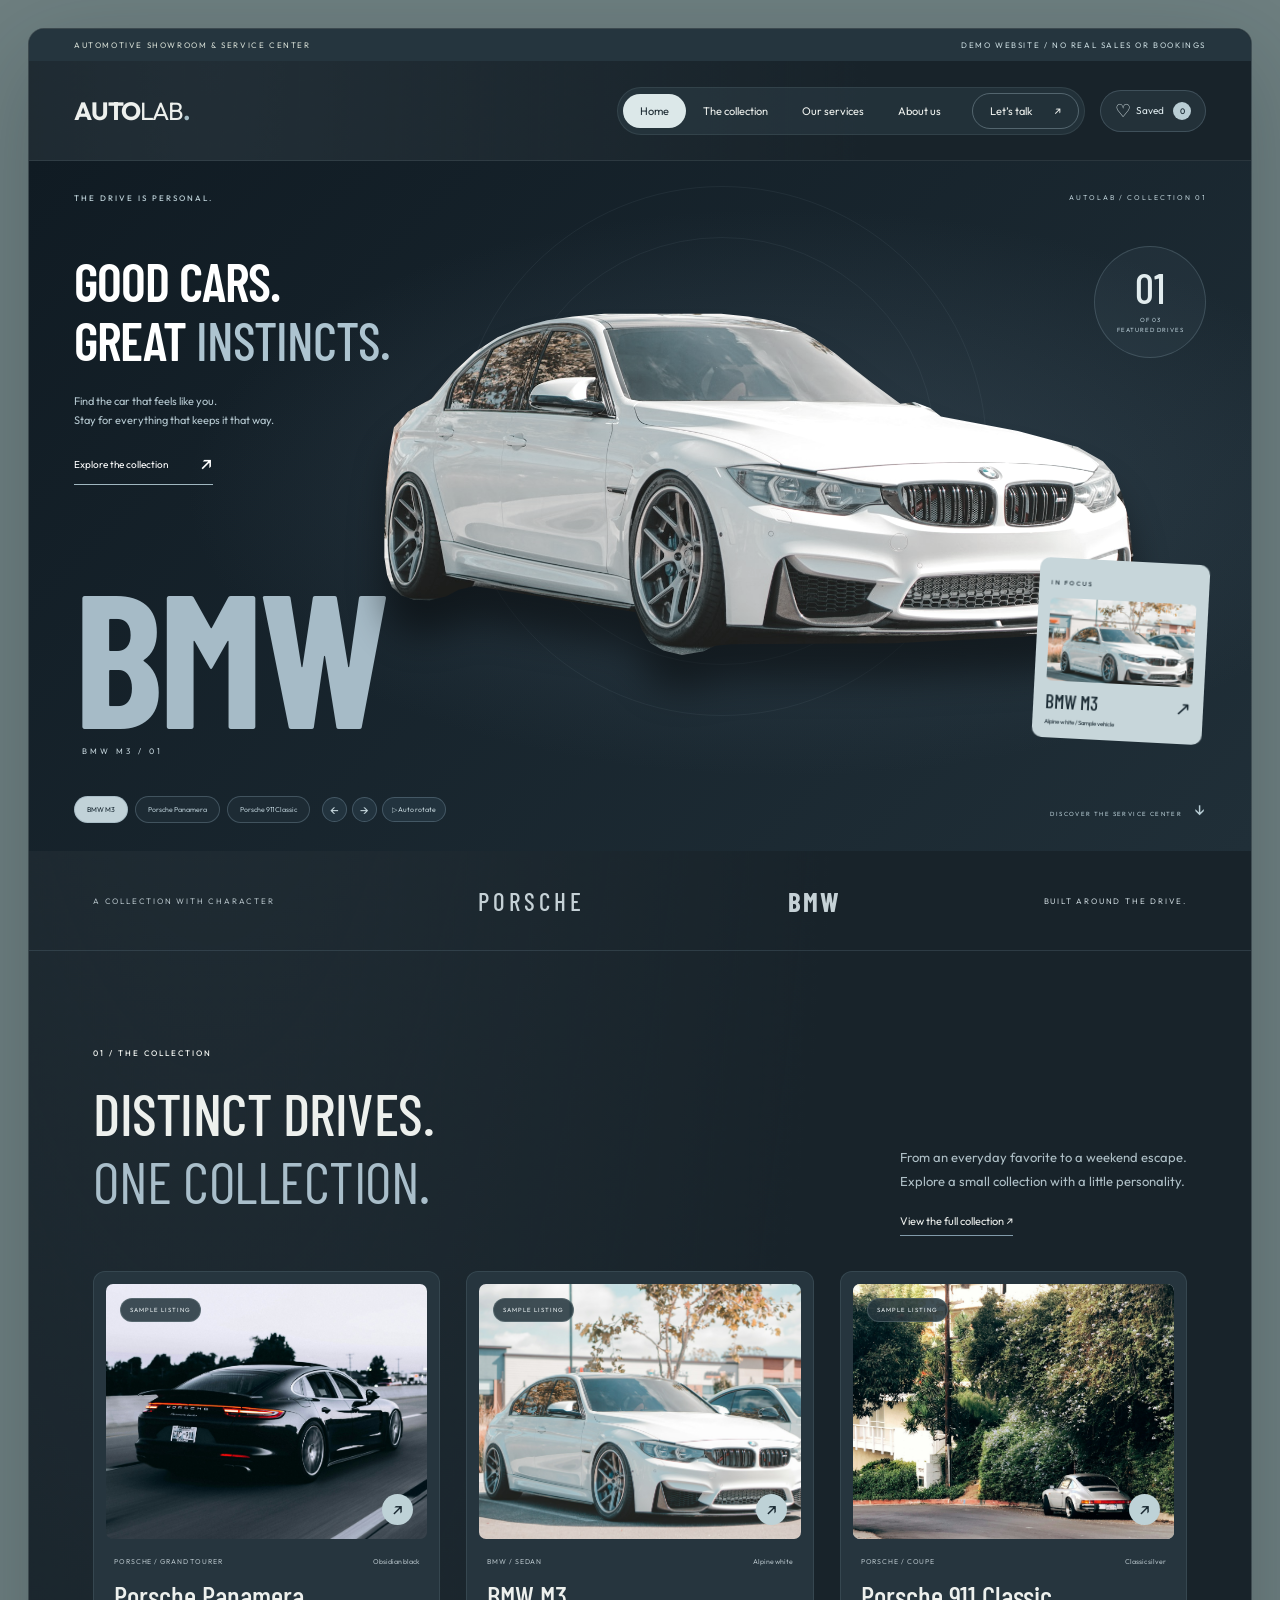
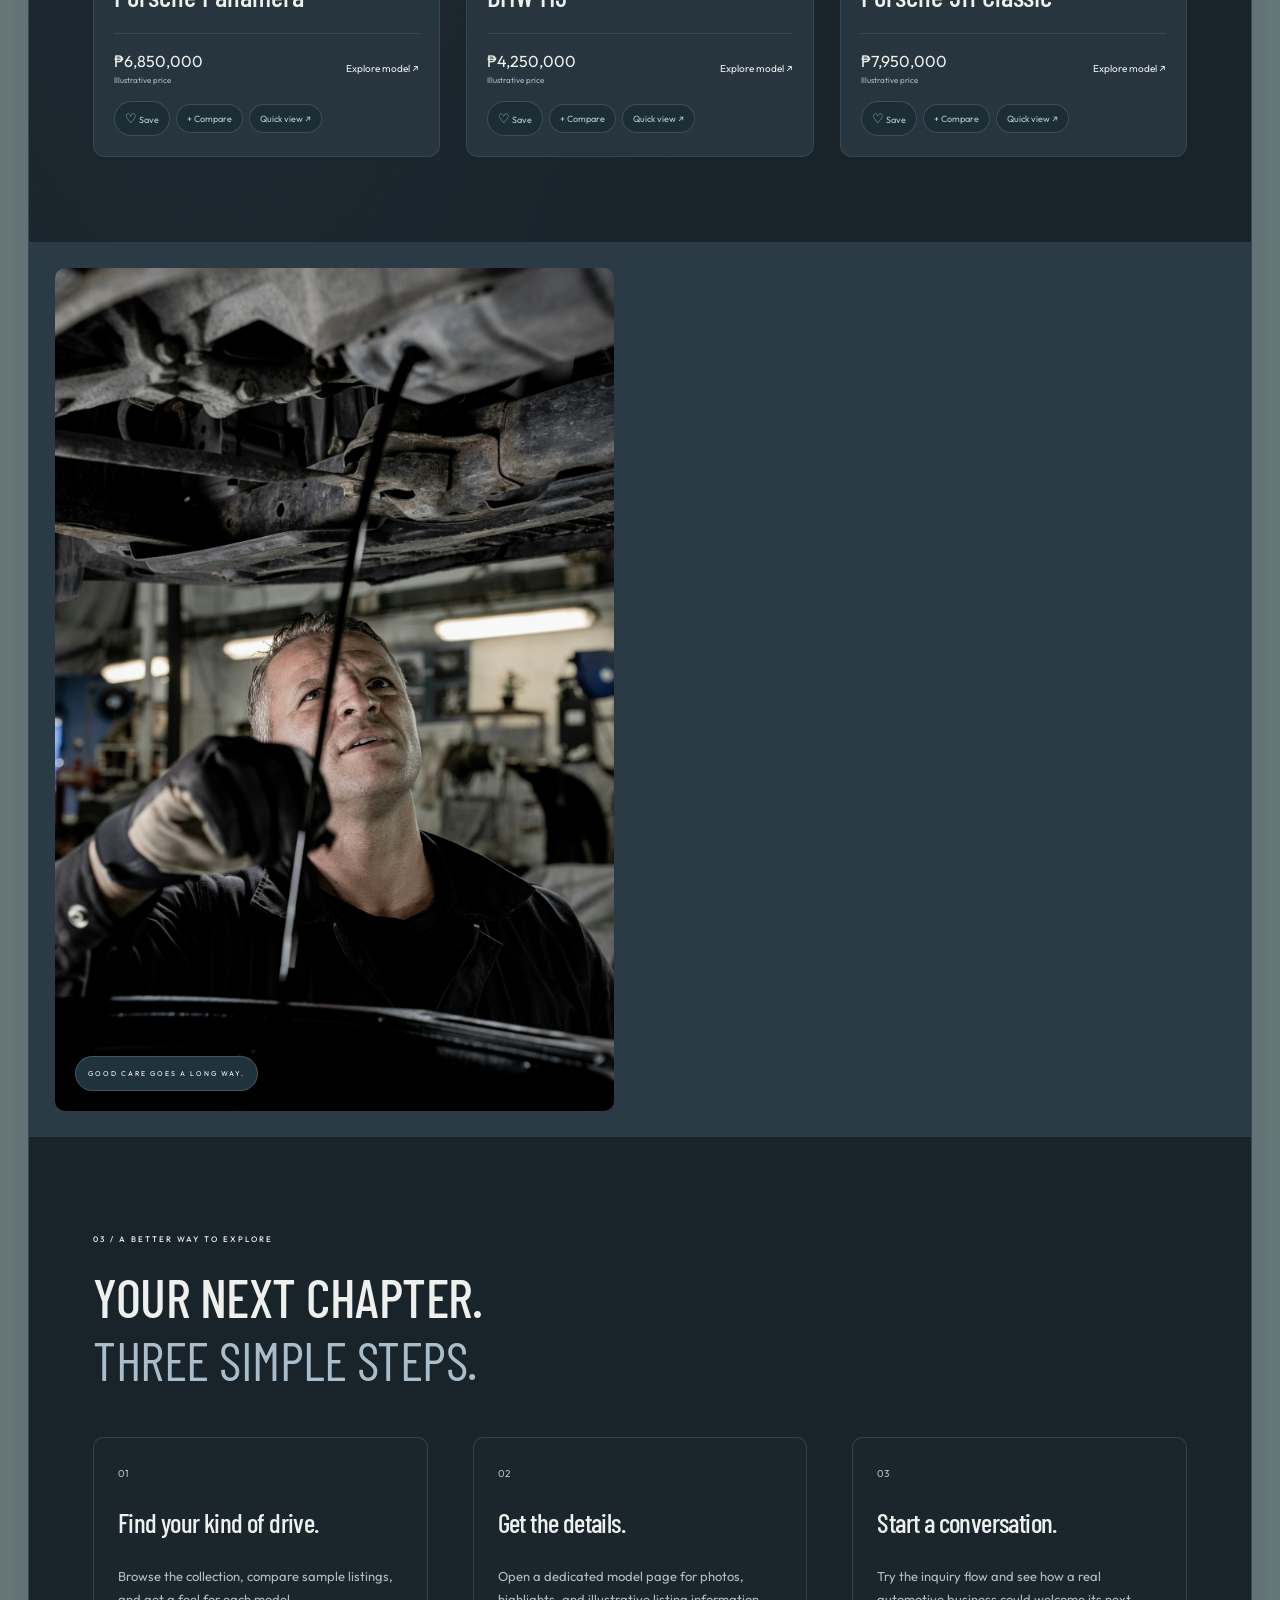
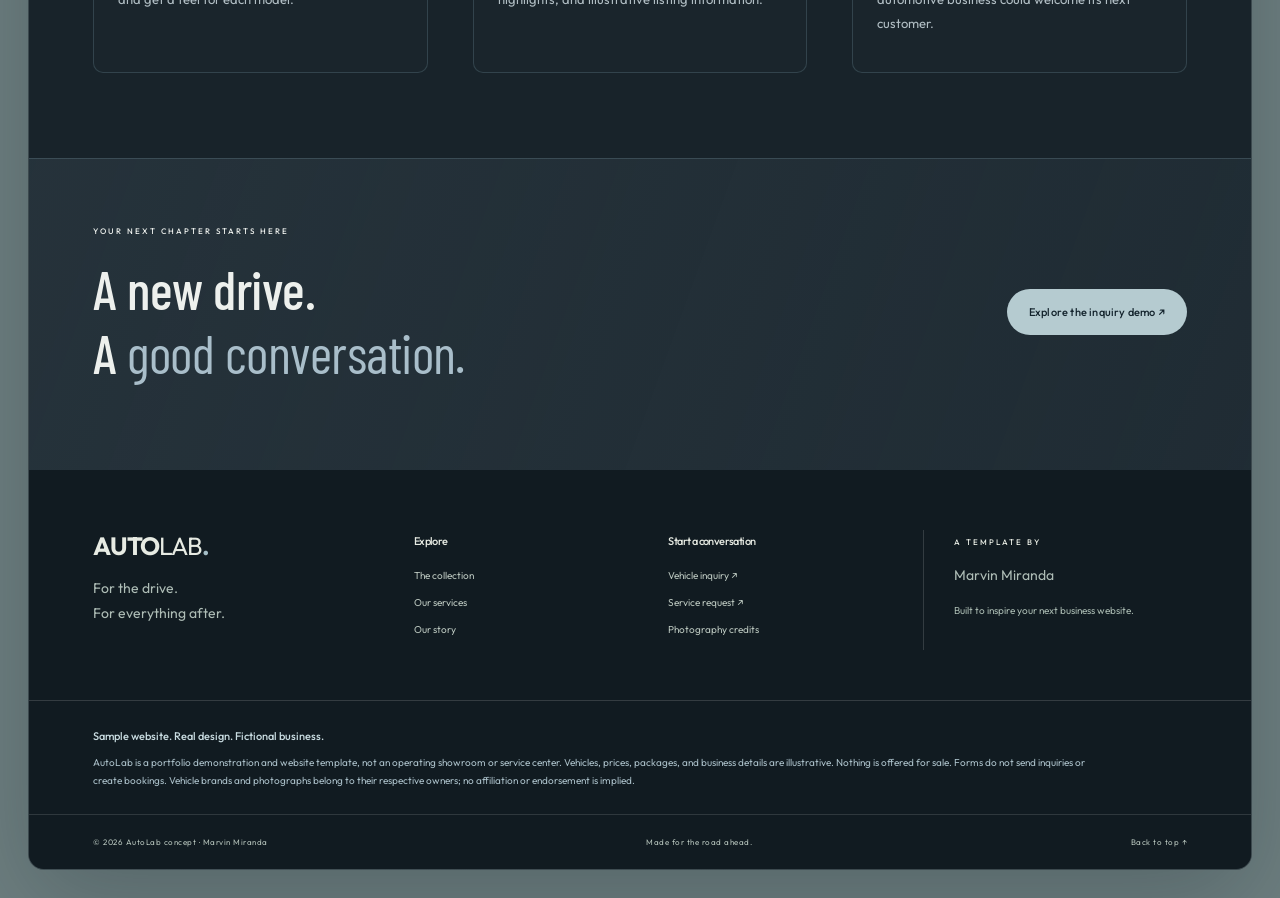
<file: index.html>
<!doctype html>
<html lang="en">
  <head>
    <meta charset="UTF-8" />
    <meta name="viewport" content="width=device-width,initial-scale=1" />
    <meta
      name="description"
      content="AutoLab: a sample automotive showroom and service-center website template by Marvin Miranda. Not a real business."
    />
    <title>Cars with character. Care with purpose. | AutoLab</title>
    <link rel="stylesheet" href="./style.css" />
  </head>
  <body>
    <a class="skip" href="#main">Skip to content</a>
    <div class="topbar">
      <span>AUTOMOTIVE SHOWROOM & SERVICE CENTER</span
      ><span class="demo-label">DEMO WEBSITE / NO REAL SALES OR BOOKINGS</span>
    </div>
    <header>
      <a class="logo" href="./">AUTO<span>LAB</span><i>.</i></a
      ><button class="menu-toggle" aria-label="Open navigation" aria-expanded="false">
        Menu ☰
      </button>
      <nav aria-label="Main navigation">
        <a aria-current="page" href="./">Home</a><a href="./cars/">The collection</a
        ><a href="./services/">Our services</a><a href="./about/">About us</a
        ><a class="nav-cta" href="./contact/">Let’s talk <span>↗</span></a>
      </nav>
      <div id="header-tools"></div>
    </header>
    <main id="main">
      <section class="hero editorial-hero" id="hero-react">
        <div class="hero-orbit" aria-hidden="true"></div>
        <div class="hero-topline">
          <span class="eyebrow">THE DRIVE IS PERSONAL.</span
          ><span class="hero-edition">AUTOLAB / COLLECTION 01</span>
        </div>
        <div class="hero-story">
          <h1>GOOD CARS.<br />GREAT <em>INSTINCTS.</em></h1>
          <p>Find the car that feels like you.<br />Stay for everything that keeps it that way.</p>
          <a class="hero-explore" href="./cars/">Explore the collection <span>↗</span></a>
        </div>
        <div class="car-stage">
          <img
            class="stage-image"
            src="./assets/bmw.jpg"
            alt="White BMW M3 in a three-quarter front view"
            fetchpriority="high"
          />
        </div>
        <div class="hero-dial">
          <span>03</span><small>MODELS.<br />DIFFERENT CHARACTERS.</small>
        </div>
        <div class="hero-wordmark" aria-hidden="true">BMW<span>M3 / 01</span></div>
        <a class="hero-model-card" href="./cars/bmw-m3/"
          ><span class="eyebrow">IN FOCUS</span
          ><img src="./assets/bmw.jpg" alt="White BMW M3 sample listing" /><strong
            >BMW M3 <span>↗</span></strong
          ><small>Alpine white / Sample vehicle</small></a
        >
        <div class="hero-bottomline">
          <div class="model-chips">
            <a class="selected" href="./cars/bmw-m3/">BMW M3 ↗</a
            ><a href="./cars/porsche-panamera/">Porsche Panamera ↗</a
            ><a href="./cars/porsche-911/">Porsche 911 ↗</a>
          </div>
          <a class="hero-service-link" href="./services/"
            >DISCOVER THE SERVICE CENTER <span>↓</span></a
          >
        </div>
      </section>
      <div class="brandline wrap">
        <span>A COLLECTION WITH CHARACTER</span><span>PORSCHE</span><span>BMW</span
        ><span class="last-brand">BUILT AROUND THE DRIVE.</span>
      </div>
      <section class="section wrap">
        <div class="section-heading">
          <div>
            <span class="eyebrow">01 / THE COLLECTION</span>
            <h2>DISTINCT DRIVES.<br /><em>ONE COLLECTION.</em></h2>
          </div>
          <div>
            <p>
              From an everyday favorite to a weekend escape.<br />Explore a small collection with a
              little personality.
            </p>
            <a class="underlink" href="./cars/">View the full collection ↗</a>
          </div>
        </div>
        <div class="car-grid">
          <article
            class="car-card"
            data-brand="Porsche"
            data-kind="Grand tourer"
            data-name="porsche panamera"
            data-price="6850000"
          >
            <a class="car-image" href="./cars/porsche-panamera/"
              ><img
                src="./assets/hero.jpg"
                alt="Porsche Panamera — illustrative stock photograph"
                loading="lazy"
              /><span class="image-tag">SAMPLE LISTING</span><span class="round-arrow">↗</span></a
            >
            <div class="car-meta">
              <span>PORSCHE / GRAND TOURER</span><span>Obsidian black</span>
            </div>
            <h3><a href="./cars/porsche-panamera/">Porsche Panamera</a></h3>
            <div class="car-bottom">
              <span>₱6,850,000<small>Illustrative price</small></span
              ><a href="./cars/porsche-panamera/">Explore model ↗</a>
            </div>
            <div class="car-tools" data-car-tools="porsche-panamera"></div>
          </article>
          <article
            class="car-card"
            data-brand="BMW"
            data-kind="Sedan"
            data-name="bmw m3"
            data-price="4250000"
          >
            <a class="car-image" href="./cars/bmw-m3/"
              ><img
                src="./assets/bmw.jpg"
                alt="BMW M3 — illustrative stock photograph"
                loading="lazy"
              /><span class="image-tag">SAMPLE LISTING</span><span class="round-arrow">↗</span></a
            >
            <div class="car-meta"><span>BMW / SEDAN</span><span>Alpine white</span></div>
            <h3><a href="./cars/bmw-m3/">BMW M3</a></h3>
            <div class="car-bottom">
              <span>₱4,250,000<small>Illustrative price</small></span
              ><a href="./cars/bmw-m3/">Explore model ↗</a>
            </div>
            <div class="car-tools" data-car-tools="bmw-m3"></div>
          </article>
          <article
            class="car-card"
            data-brand="Porsche"
            data-kind="Coupe"
            data-name="porsche 911 classic"
            data-price="7950000"
          >
            <a class="car-image" href="./cars/porsche-911/"
              ><img
                src="./assets/porsche.jpg"
                alt="Porsche 911 Classic — illustrative stock photograph"
                loading="lazy"
              /><span class="image-tag">SAMPLE LISTING</span><span class="round-arrow">↗</span></a
            >
            <div class="car-meta"><span>PORSCHE / COUPE</span><span>Classic silver</span></div>
            <h3><a href="./cars/porsche-911/">Porsche 911 Classic</a></h3>
            <div class="car-bottom">
              <span>₱7,950,000<small>Illustrative price</small></span
              ><a href="./cars/porsche-911/">Explore model ↗</a>
            </div>
            <div class="car-tools" data-car-tools="porsche-911"></div>
          </article>
        </div>
      </section>
      <section class="care">
        <div class="care-photo">
          <img
            src="./assets/workshop.jpg"
            alt="Mechanic working beneath a car in a workshop"
            loading="lazy"
          /><span>GOOD CARE GOES A LONG WAY.</span>
        </div>
        <div class="care-content">
          <span class="eyebrow">02 / THE SERVICE CENTER</span>
          <h2>BEYOND<br /><em>THE SHOWROOM.</em></h2>
          <p>
            A great drive doesn’t end at the showroom. Explore maintenance, detailing, and
            diagnostic services designed around the everyday life of a car.
          </p>
          <a class="service-row" href="./services/preventive-maintenance/"
            ><span>01</span>
            <div>
              <h3>Preventive maintenance</h3>
              <p>Keep the everyday drive feeling right.</p>
            </div>
            <span class="service-price">From ₱3,500<small>Sample package</small></span
            ><b>↗</b></a
          ><a class="service-row" href="./services/auto-detailing/"
            ><span>02</span>
            <div>
              <h3>Auto detailing</h3>
              <p>A fresh start, inside and out.</p>
            </div>
            <span class="service-price">From ₱5,500<small>Sample package</small></span
            ><b>↗</b></a
          ><a class="service-row" href="./services/diagnostics-repairs/"
            ><span>03</span>
            <div>
              <h3>Diagnostics & repairs</h3>
              <p>Understand the issue. Plan the fix.</p>
            </div>
            <span class="service-price">From ₱1,500<small>Sample package</small></span
            ><b>↗</b></a
          ><a class="service-row" href="./services/pre-purchase-inspection/"
            ><span>04</span>
            <div>
              <h3>Pre-purchase inspection</h3>
              <p>Look a little closer before your next car.</p>
            </div>
            <span class="service-price">From ₱2,500<small>Sample package</small></span
            ><b>↗</b></a
          >
          <p class="fine">All packages and prices shown are examples for this template.</p>
        </div>
      </section>
      <section class="section wrap ownership">
        <span class="eyebrow">03 / A BETTER WAY TO EXPLORE</span>
        <h2>YOUR NEXT CHAPTER.<br /><em>THREE SIMPLE STEPS.</em></h2>
        <div class="steps">
          <div>
            <span>01</span>
            <h3>Find your kind of drive.</h3>
            <p>Browse the collection, compare sample listings, and get a feel for each model.</p>
          </div>
          <div>
            <span>02</span>
            <h3>Get the details.</h3>
            <p>
              Open a dedicated model page for photos, highlights, and illustrative listing
              information.
            </p>
          </div>
          <div>
            <span>03</span>
            <h3>Start a conversation.</h3>
            <p>
              Try the inquiry flow and see how a real automotive business could welcome its next
              customer.
            </p>
          </div>
        </div>
      </section>
      <section class="cta wrap">
        <div>
          <span class="eyebrow">YOUR NEXT CHAPTER STARTS HERE</span>
          <h2>A new drive.<br />A <em>good conversation.</em></h2>
        </div>
        <a class="button orange" href="./contact/">Explore the inquiry demo ↗</a>
      </section>
    </main>
    <footer>
      <div class="footer-top wrap">
        <div>
          <a class="logo" href="./">AUTO<span>LAB</span><i>.</i></a>
          <p>For the drive.<br />For everything after.</p>
        </div>
        <div>
          <h3>Explore</h3>
          <a href="./cars/">The collection</a><a href="./services/">Our services</a
          ><a href="./about/">Our story</a>
        </div>
        <div>
          <h3>Start a conversation</h3>
          <a href="./contact/">Vehicle inquiry ↗</a
          ><a href="./contact/?type=service">Service request ↗</a
          ><a href="./credits/">Photography credits</a>
        </div>
        <div class="footer-note">
          <span class="eyebrow">A TEMPLATE BY</span>
          <p>Marvin Miranda</p>
          <span>Built to inspire your next business website.</span>
        </div>
      </div>
      <div class="disclaimer wrap">
        <strong>Sample website. Real design. Fictional business.</strong>
        <p>
          AutoLab is a portfolio demonstration and website template, not an operating showroom or
          service center. Vehicles, prices, packages, and business details are illustrative. Nothing
          is offered for sale. Forms do not send inquiries or create bookings. Vehicle brands and
          photographs belong to their respective owners; no affiliation or endorsement is implied.
        </p>
      </div>
      <div class="footer-bottom wrap">
        <span>© 2026 AutoLab concept · Marvin Miranda</span><span>Made for the road ahead.</span
        ><a href="#">Back to top ↑</a>
      </div>
    </footer>
    <script id="autolab-data" type="application/json">
      {
        "cars": [
          {
            "slug": "porsche-panamera",
            "name": "Porsche Panamera",
            "brand": "Porsche",
            "kind": "Grand tourer",
            "image": "hero.jpg",
            "color": "Obsidian black",
            "price": 6850000,
            "tag": "THE GRAND TOURER",
            "intro": "The long way home looks better from here.",
            "description": "A four-door silhouette with a sports-car spirit. This sample listing pairs an expressive design with a cabin made for the journey, whether it’s a city evening or an open weekend.",
            "features": [
              "Four-door grand touring silhouette",
              "Sculpted exterior design",
              "A spacious, driver-focused cabin"
            ]
          },
          {
            "slug": "bmw-m3",
            "name": "BMW M3",
            "brand": "BMW",
            "kind": "Sedan",
            "image": "bmw.jpg",
            "color": "Alpine white",
            "price": 4250000,
            "tag": "THE EVERYDAY THRILL",
            "intro": "A little more character in every commute.",
            "description": "A performance-inspired sedan with an unmistakable stance. Explore a sample vehicle page designed to bring photography, listing details, and the next step together in one place.",
            "features": [
              "Four-door sports sedan",
              "Distinctive kidney grille",
              "Performance-inspired styling"
            ]
          },
          {
            "slug": "porsche-911",
            "name": "Porsche 911 Classic",
            "brand": "Porsche",
            "kind": "Coupe",
            "image": "porsche.jpg",
            "color": "Classic silver",
            "price": 7950000,
            "tag": "THE TIMELESS ONE",
            "intro": "Some shapes never need an introduction.",
            "description": "An enduring silhouette, a compact coupe, and an invitation to take the scenic route. This classic-inspired sample listing celebrates the feeling of a great drive.",
            "features": [
              "Classic two-door coupe",
              "Recognizable rear-engine silhouette",
              "Timeless silver exterior"
            ]
          }
        ],
        "base": "./",
        "page": ""
      }
    </script>
    <div id="react-ui"></div>
    <script defer src="./assets/react.js"></script>
    <script defer src="./assets/react-dom.js"></script>
    <script defer src="./react-app.js"></script>
    <script defer src="./app.js"></script>
  </body>
</html>
</file>
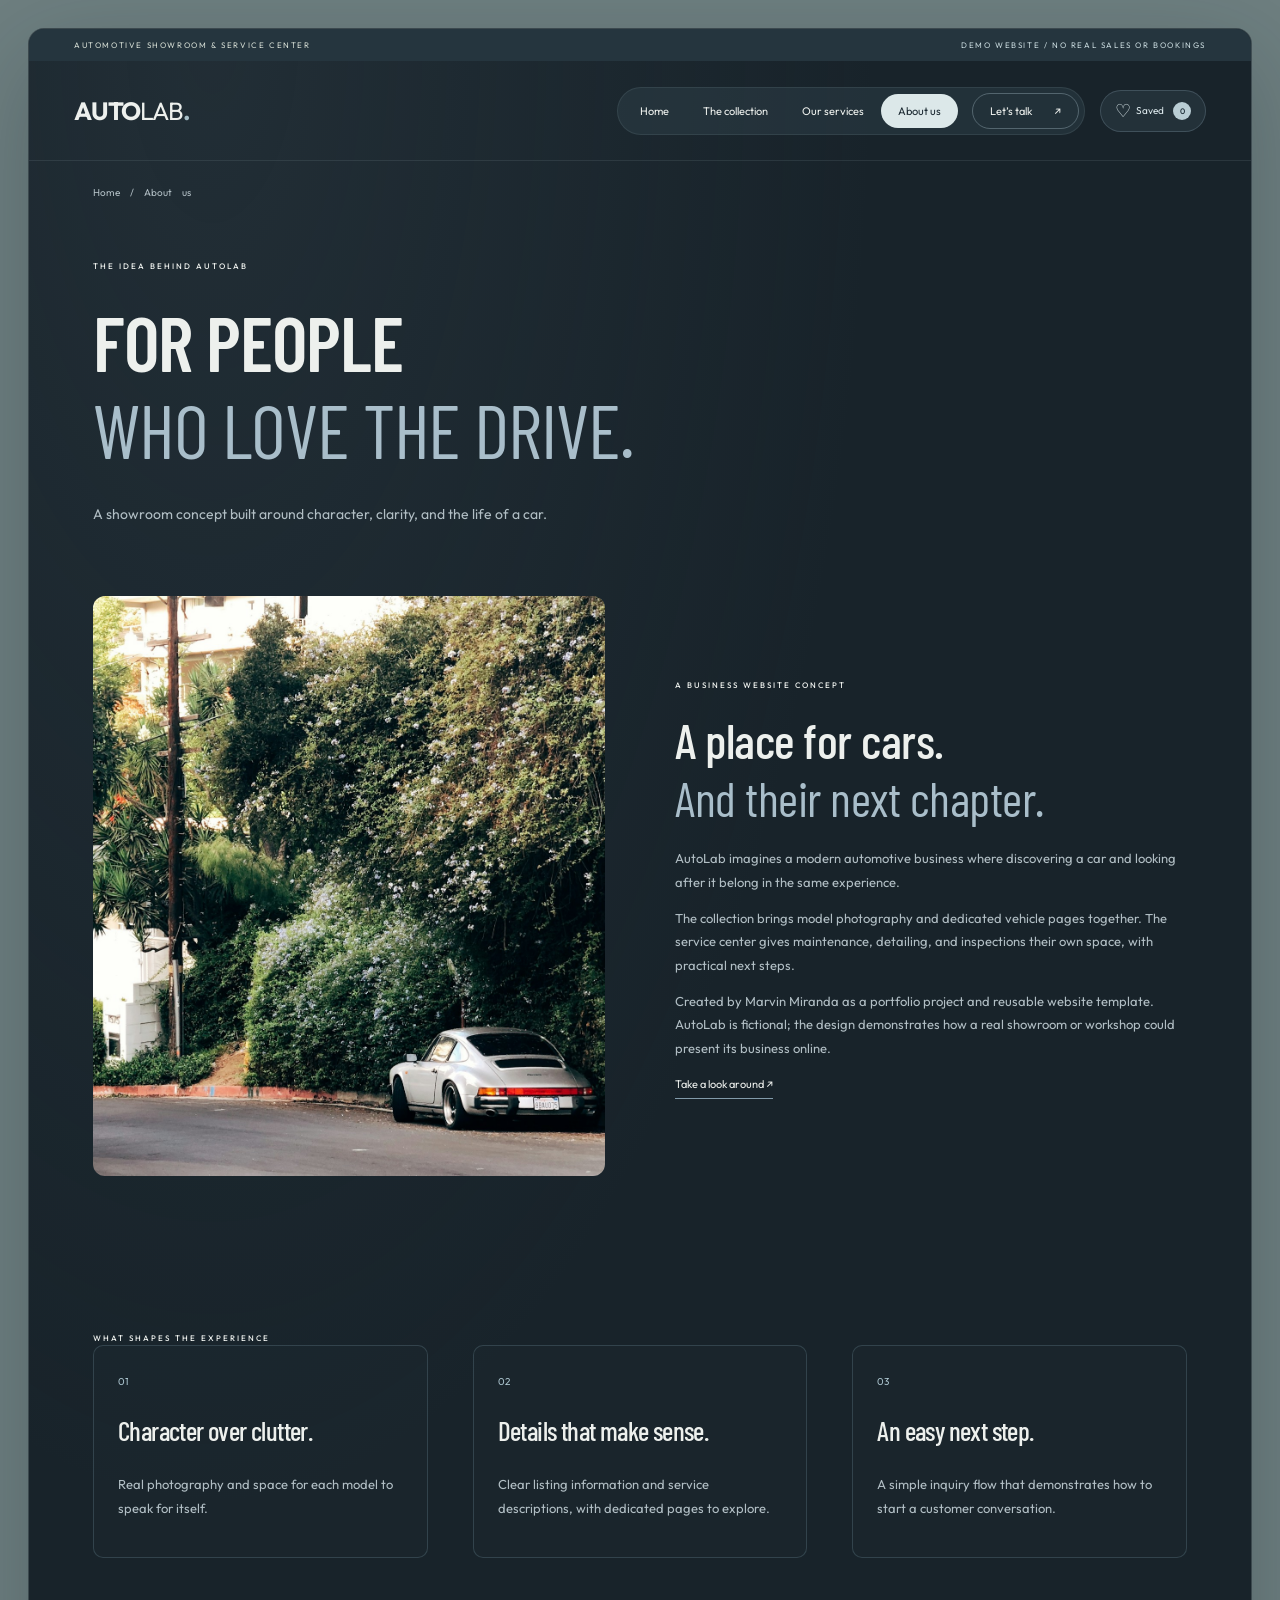
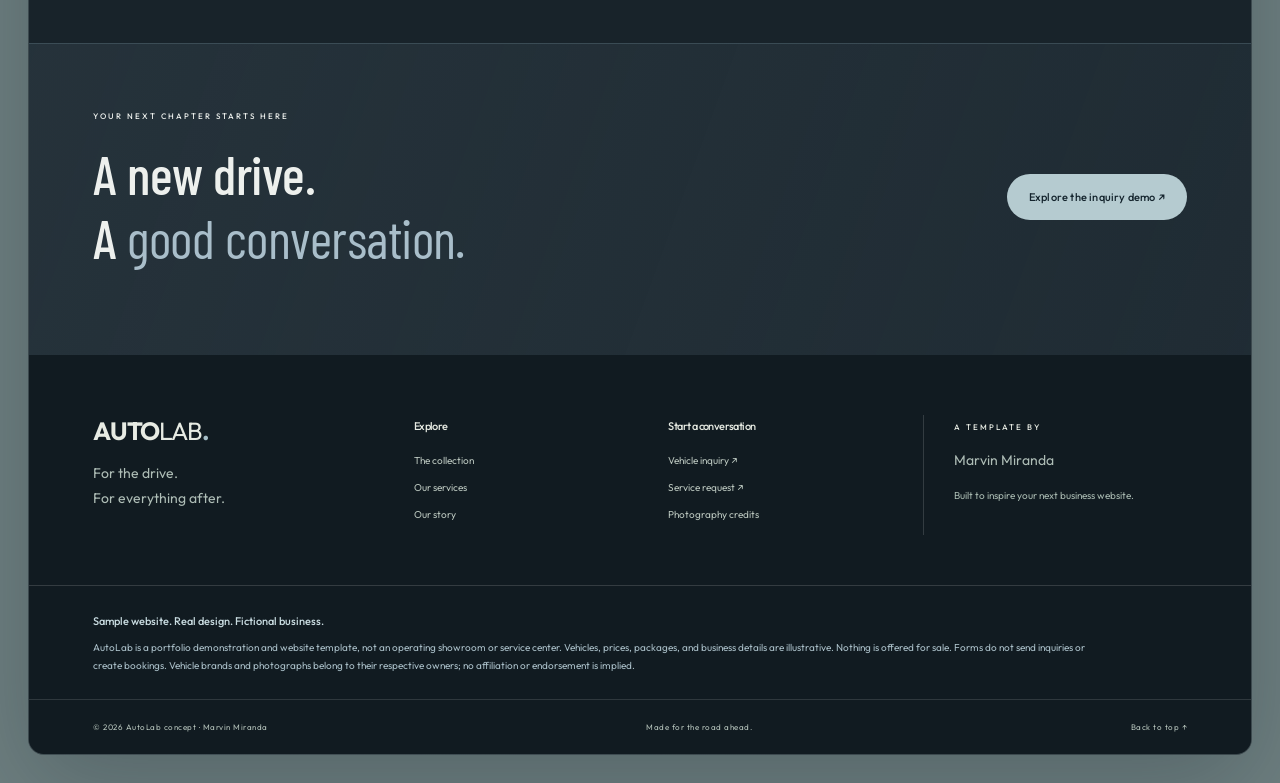
<file: about/index.html>
<!doctype html>
<html lang="en">
  <head>
    <meta charset="UTF-8" />
    <meta name="viewport" content="width=device-width,initial-scale=1" />
    <meta
      name="description"
      content="AutoLab: a sample automotive showroom and service-center website template by Marvin Miranda. Not a real business."
    />
    <title>Our story | AutoLab</title>
    <link rel="stylesheet" href="../style.css" />
  </head>
  <body>
    <a class="skip" href="#main">Skip to content</a>
    <div class="topbar">
      <span>AUTOMOTIVE SHOWROOM & SERVICE CENTER</span
      ><span class="demo-label">DEMO WEBSITE / NO REAL SALES OR BOOKINGS</span>
    </div>
    <header>
      <a class="logo" href="../">AUTO<span>LAB</span><i>.</i></a
      ><button class="menu-toggle" aria-label="Open navigation" aria-expanded="false">
        Menu ☰
      </button>
      <nav aria-label="Main navigation">
        <a href="../">Home</a><a href="../cars/">The collection</a
        ><a href="../services/">Our services</a><a aria-current="page" href="../about/">About us</a
        ><a class="nav-cta" href="../contact/">Let’s talk <span>↗</span></a>
      </nav>
      <div id="header-tools"></div>
    </header>
    <main id="main">
      <div class="crumb wrap"><a href="../">Home</a> / About us</div>
      <section class="page-intro wrap">
        <span class="eyebrow">THE IDEA BEHIND AUTOLAB</span>
        <h1>For people<br /><em>who love the drive.</em></h1>
        <p>A showroom concept built around character, clarity, and the life of a car.</p>
      </section>
      <section class="wrap about-grid">
        <img src="../assets/porsche.jpg" alt="Classic Porsche parked on a leafy street" />
        <div>
          <span class="eyebrow">A BUSINESS WEBSITE CONCEPT</span>
          <h2>A place for cars.<br /><em>And their next chapter.</em></h2>
          <p>
            AutoLab imagines a modern automotive business where discovering a car and looking after
            it belong in the same experience.
          </p>
          <p>
            The collection brings model photography and dedicated vehicle pages together. The
            service center gives maintenance, detailing, and inspections their own space, with
            practical next steps.
          </p>
          <p>
            Created by Marvin Miranda as a portfolio project and reusable website template. AutoLab
            is fictional; the design demonstrates how a real showroom or workshop could present its
            business online.
          </p>
          <a class="underlink" href="../cars/">Take a look around ↗</a>
        </div>
      </section>
      <section class="wrap section">
        <span class="eyebrow">WHAT SHAPES THE EXPERIENCE</span>
        <div class="steps">
          <div>
            <span>01</span>
            <h3>Character over clutter.</h3>
            <p>Real photography and space for each model to speak for itself.</p>
          </div>
          <div>
            <span>02</span>
            <h3>Details that make sense.</h3>
            <p>
              Clear listing information and service descriptions, with dedicated pages to explore.
            </p>
          </div>
          <div>
            <span>03</span>
            <h3>An easy next step.</h3>
            <p>A simple inquiry flow that demonstrates how to start a customer conversation.</p>
          </div>
        </div>
      </section>
      <section class="cta wrap">
        <div>
          <span class="eyebrow">YOUR NEXT CHAPTER STARTS HERE</span>
          <h2>A new drive.<br />A <em>good conversation.</em></h2>
        </div>
        <a class="button orange" href="../contact/">Explore the inquiry demo ↗</a>
      </section>
    </main>
    <footer>
      <div class="footer-top wrap">
        <div>
          <a class="logo" href="../">AUTO<span>LAB</span><i>.</i></a>
          <p>For the drive.<br />For everything after.</p>
        </div>
        <div>
          <h3>Explore</h3>
          <a href="../cars/">The collection</a><a href="../services/">Our services</a
          ><a href="../about/">Our story</a>
        </div>
        <div>
          <h3>Start a conversation</h3>
          <a href="../contact/">Vehicle inquiry ↗</a
          ><a href="../contact/?type=service">Service request ↗</a
          ><a href="../credits/">Photography credits</a>
        </div>
        <div class="footer-note">
          <span class="eyebrow">A TEMPLATE BY</span>
          <p>Marvin Miranda</p>
          <span>Built to inspire your next business website.</span>
        </div>
      </div>
      <div class="disclaimer wrap">
        <strong>Sample website. Real design. Fictional business.</strong>
        <p>
          AutoLab is a portfolio demonstration and website template, not an operating showroom or
          service center. Vehicles, prices, packages, and business details are illustrative. Nothing
          is offered for sale. Forms do not send inquiries or create bookings. Vehicle brands and
          photographs belong to their respective owners; no affiliation or endorsement is implied.
        </p>
      </div>
      <div class="footer-bottom wrap">
        <span>© 2026 AutoLab concept · Marvin Miranda</span><span>Made for the road ahead.</span
        ><a href="#">Back to top ↑</a>
      </div>
    </footer>
    <script id="autolab-data" type="application/json">
      {
        "cars": [
          {
            "slug": "porsche-panamera",
            "name": "Porsche Panamera",
            "brand": "Porsche",
            "kind": "Grand tourer",
            "image": "hero.jpg",
            "color": "Obsidian black",
            "price": 6850000,
            "tag": "THE GRAND TOURER",
            "intro": "The long way home looks better from here.",
            "description": "A four-door silhouette with a sports-car spirit. This sample listing pairs an expressive design with a cabin made for the journey, whether it’s a city evening or an open weekend.",
            "features": [
              "Four-door grand touring silhouette",
              "Sculpted exterior design",
              "A spacious, driver-focused cabin"
            ]
          },
          {
            "slug": "bmw-m3",
            "name": "BMW M3",
            "brand": "BMW",
            "kind": "Sedan",
            "image": "bmw.jpg",
            "color": "Alpine white",
            "price": 4250000,
            "tag": "THE EVERYDAY THRILL",
            "intro": "A little more character in every commute.",
            "description": "A performance-inspired sedan with an unmistakable stance. Explore a sample vehicle page designed to bring photography, listing details, and the next step together in one place.",
            "features": [
              "Four-door sports sedan",
              "Distinctive kidney grille",
              "Performance-inspired styling"
            ]
          },
          {
            "slug": "porsche-911",
            "name": "Porsche 911 Classic",
            "brand": "Porsche",
            "kind": "Coupe",
            "image": "porsche.jpg",
            "color": "Classic silver",
            "price": 7950000,
            "tag": "THE TIMELESS ONE",
            "intro": "Some shapes never need an introduction.",
            "description": "An enduring silhouette, a compact coupe, and an invitation to take the scenic route. This classic-inspired sample listing celebrates the feeling of a great drive.",
            "features": [
              "Classic two-door coupe",
              "Recognizable rear-engine silhouette",
              "Timeless silver exterior"
            ]
          }
        ],
        "base": "../",
        "page": "about"
      }
    </script>
    <div id="react-ui"></div>
    <script defer src="../assets/react.js"></script>
    <script defer src="../assets/react-dom.js"></script>
    <script defer src="../react-app.js"></script>
    <script defer src="../app.js"></script>
  </body>
</html>
</file>
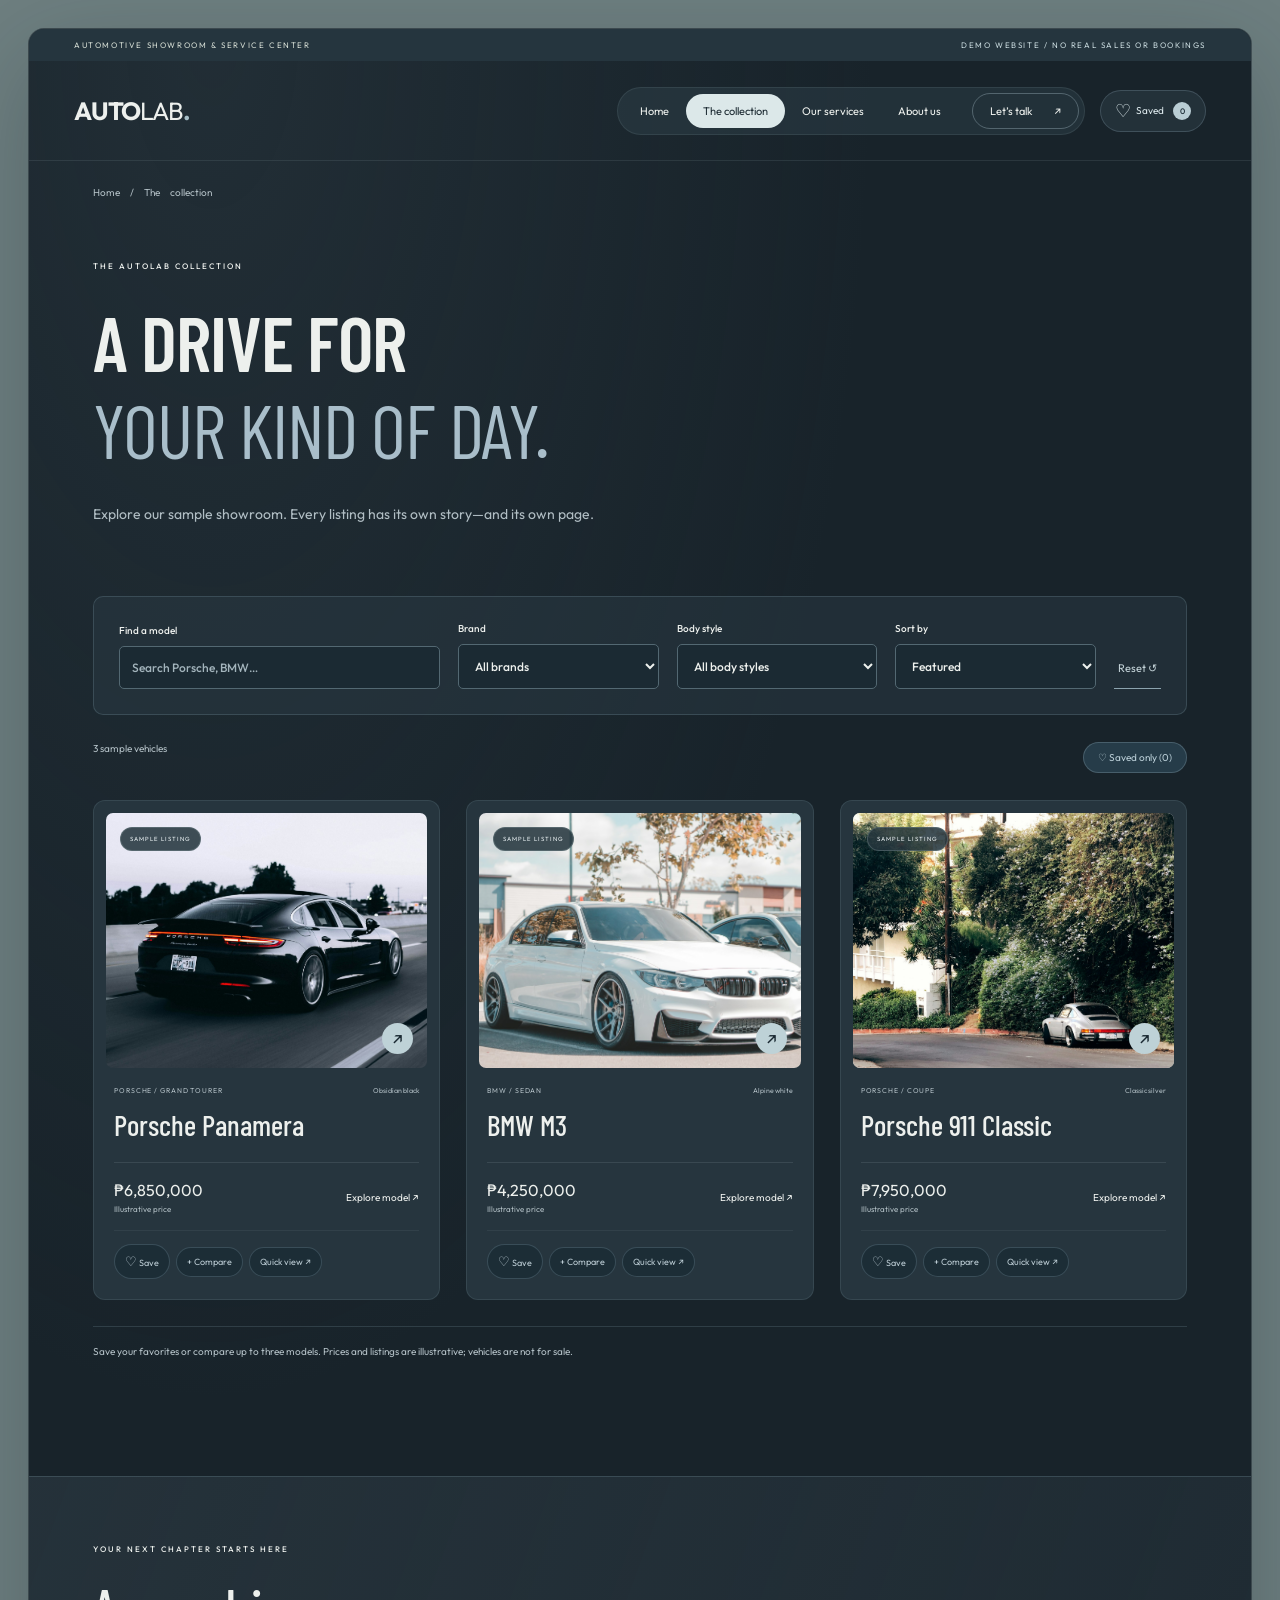
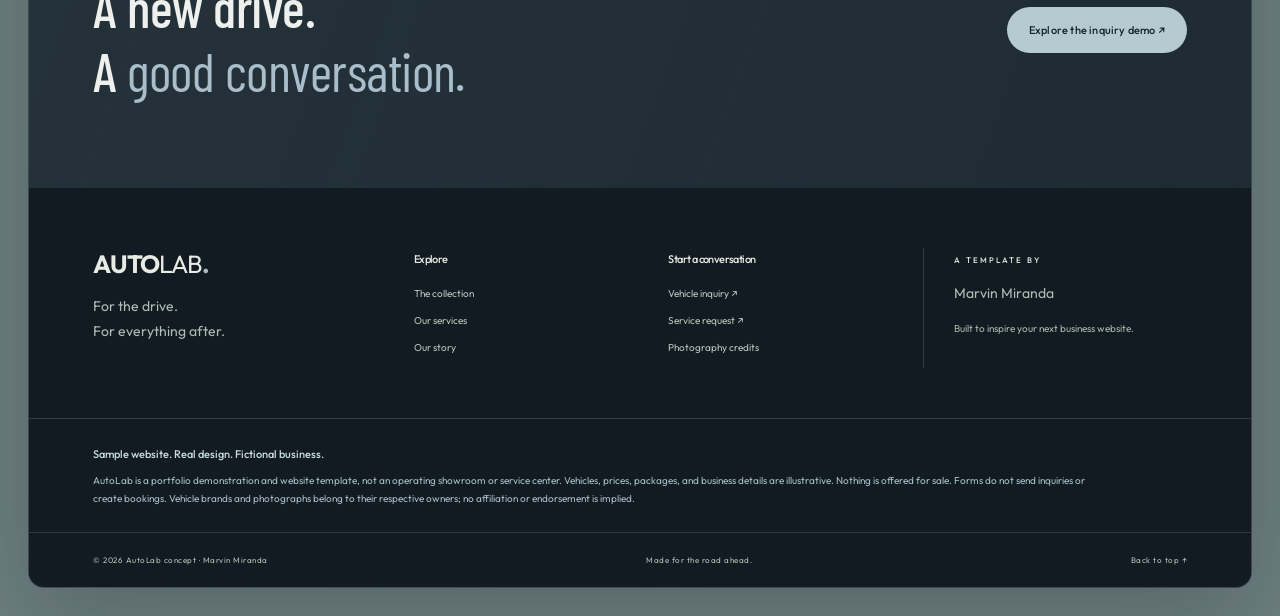
<file: cars/index.html>
<!doctype html>
<html lang="en">
  <head>
    <meta charset="UTF-8" />
    <meta name="viewport" content="width=device-width,initial-scale=1" />
    <meta
      name="description"
      content="AutoLab: a sample automotive showroom and service-center website template by Marvin Miranda. Not a real business."
    />
    <title>The collection | AutoLab</title>
    <link rel="stylesheet" href="../style.css" />
  </head>
  <body>
    <a class="skip" href="#main">Skip to content</a>
    <div class="topbar">
      <span>AUTOMOTIVE SHOWROOM & SERVICE CENTER</span
      ><span class="demo-label">DEMO WEBSITE / NO REAL SALES OR BOOKINGS</span>
    </div>
    <header>
      <a class="logo" href="../">AUTO<span>LAB</span><i>.</i></a
      ><button class="menu-toggle" aria-label="Open navigation" aria-expanded="false">
        Menu ☰
      </button>
      <nav aria-label="Main navigation">
        <a href="../">Home</a><a aria-current="page" href="../cars/">The collection</a
        ><a href="../services/">Our services</a><a href="../about/">About us</a
        ><a class="nav-cta" href="../contact/">Let’s talk <span>↗</span></a>
      </nav>
      <div id="header-tools"></div>
    </header>
    <main id="main">
      <div class="crumb wrap"><a href="../">Home</a> / The collection</div>
      <section class="page-intro wrap">
        <span class="eyebrow">THE AUTOLAB COLLECTION</span>
        <h1>A drive for<br /><em>your kind of day.</em></h1>
        <p>Explore our sample showroom. Every listing has its own story—and its own page.</p>
      </section>
      <section class="wrap listing-section" id="collection-react">
        <form class="filters" id="filters">
          <label
            >Find a model<input
              type="search"
              id="search"
              placeholder="Search Porsche, BMW…" /></label
          ><label
            >Brand<select id="brand">
              <option value="">All brands</option>
              <option>BMW</option>
              <option>Porsche</option>
            </select></label
          ><label
            >Body style<select id="kind">
              <option value="">All body styles</option>
              <option>Sedan</option>
              <option>Coupe</option>
              <option>Grand tourer</option>
            </select></label
          ><label
            >Sort by<select id="sort">
              <option value="default">Featured</option>
              <option value="asc">Price: low to high</option>
              <option value="desc">Price: high to low</option>
            </select></label
          ><button type="reset" class="reset">Reset ↺</button>
        </form>
        <div class="results-line">
          <span id="result-count" aria-live="polite">3 sample vehicles</span
          ><span>Illustrative inventory · not for sale</span>
        </div>
        <div class="car-grid" id="car-results">
          <article
            class="car-card"
            data-brand="Porsche"
            data-kind="Grand tourer"
            data-name="porsche panamera"
            data-price="6850000"
          >
            <a class="car-image" href="../cars/porsche-panamera/"
              ><img
                src="../assets/hero.jpg"
                alt="Porsche Panamera — illustrative stock photograph"
                loading="lazy"
              /><span class="image-tag">SAMPLE LISTING</span><span class="round-arrow">↗</span></a
            >
            <div class="car-meta">
              <span>PORSCHE / GRAND TOURER</span><span>Obsidian black</span>
            </div>
            <h3><a href="../cars/porsche-panamera/">Porsche Panamera</a></h3>
            <div class="car-bottom">
              <span>₱6,850,000<small>Illustrative price</small></span
              ><a href="../cars/porsche-panamera/">Explore model ↗</a>
            </div>
            <div class="car-tools" data-car-tools="porsche-panamera"></div>
          </article>
          <article
            class="car-card"
            data-brand="BMW"
            data-kind="Sedan"
            data-name="bmw m3"
            data-price="4250000"
          >
            <a class="car-image" href="../cars/bmw-m3/"
              ><img
                src="../assets/bmw.jpg"
                alt="BMW M3 — illustrative stock photograph"
                loading="lazy"
              /><span class="image-tag">SAMPLE LISTING</span><span class="round-arrow">↗</span></a
            >
            <div class="car-meta"><span>BMW / SEDAN</span><span>Alpine white</span></div>
            <h3><a href="../cars/bmw-m3/">BMW M3</a></h3>
            <div class="car-bottom">
              <span>₱4,250,000<small>Illustrative price</small></span
              ><a href="../cars/bmw-m3/">Explore model ↗</a>
            </div>
            <div class="car-tools" data-car-tools="bmw-m3"></div>
          </article>
          <article
            class="car-card"
            data-brand="Porsche"
            data-kind="Coupe"
            data-name="porsche 911 classic"
            data-price="7950000"
          >
            <a class="car-image" href="../cars/porsche-911/"
              ><img
                src="../assets/porsche.jpg"
                alt="Porsche 911 Classic — illustrative stock photograph"
                loading="lazy"
              /><span class="image-tag">SAMPLE LISTING</span><span class="round-arrow">↗</span></a
            >
            <div class="car-meta"><span>PORSCHE / COUPE</span><span>Classic silver</span></div>
            <h3><a href="../cars/porsche-911/">Porsche 911 Classic</a></h3>
            <div class="car-bottom">
              <span>₱7,950,000<small>Illustrative price</small></span
              ><a href="../cars/porsche-911/">Explore model ↗</a>
            </div>
            <div class="car-tools" data-car-tools="porsche-911"></div>
          </article>
        </div>
        <div id="empty" hidden>
          <h2>No matches just yet.</h2>
          <p>Try another model name or reset the filters.</p>
        </div>
      </section>
      <section class="cta wrap">
        <div>
          <span class="eyebrow">YOUR NEXT CHAPTER STARTS HERE</span>
          <h2>A new drive.<br />A <em>good conversation.</em></h2>
        </div>
        <a class="button orange" href="../contact/">Explore the inquiry demo ↗</a>
      </section>
    </main>
    <footer>
      <div class="footer-top wrap">
        <div>
          <a class="logo" href="../">AUTO<span>LAB</span><i>.</i></a>
          <p>For the drive.<br />For everything after.</p>
        </div>
        <div>
          <h3>Explore</h3>
          <a href="../cars/">The collection</a><a href="../services/">Our services</a
          ><a href="../about/">Our story</a>
        </div>
        <div>
          <h3>Start a conversation</h3>
          <a href="../contact/">Vehicle inquiry ↗</a
          ><a href="../contact/?type=service">Service request ↗</a
          ><a href="../credits/">Photography credits</a>
        </div>
        <div class="footer-note">
          <span class="eyebrow">A TEMPLATE BY</span>
          <p>Marvin Miranda</p>
          <span>Built to inspire your next business website.</span>
        </div>
      </div>
      <div class="disclaimer wrap">
        <strong>Sample website. Real design. Fictional business.</strong>
        <p>
          AutoLab is a portfolio demonstration and website template, not an operating showroom or
          service center. Vehicles, prices, packages, and business details are illustrative. Nothing
          is offered for sale. Forms do not send inquiries or create bookings. Vehicle brands and
          photographs belong to their respective owners; no affiliation or endorsement is implied.
        </p>
      </div>
      <div class="footer-bottom wrap">
        <span>© 2026 AutoLab concept · Marvin Miranda</span><span>Made for the road ahead.</span
        ><a href="#">Back to top ↑</a>
      </div>
    </footer>
    <script id="autolab-data" type="application/json">
      {
        "cars": [
          {
            "slug": "porsche-panamera",
            "name": "Porsche Panamera",
            "brand": "Porsche",
            "kind": "Grand tourer",
            "image": "hero.jpg",
            "color": "Obsidian black",
            "price": 6850000,
            "tag": "THE GRAND TOURER",
            "intro": "The long way home looks better from here.",
            "description": "A four-door silhouette with a sports-car spirit. This sample listing pairs an expressive design with a cabin made for the journey, whether it’s a city evening or an open weekend.",
            "features": [
              "Four-door grand touring silhouette",
              "Sculpted exterior design",
              "A spacious, driver-focused cabin"
            ]
          },
          {
            "slug": "bmw-m3",
            "name": "BMW M3",
            "brand": "BMW",
            "kind": "Sedan",
            "image": "bmw.jpg",
            "color": "Alpine white",
            "price": 4250000,
            "tag": "THE EVERYDAY THRILL",
            "intro": "A little more character in every commute.",
            "description": "A performance-inspired sedan with an unmistakable stance. Explore a sample vehicle page designed to bring photography, listing details, and the next step together in one place.",
            "features": [
              "Four-door sports sedan",
              "Distinctive kidney grille",
              "Performance-inspired styling"
            ]
          },
          {
            "slug": "porsche-911",
            "name": "Porsche 911 Classic",
            "brand": "Porsche",
            "kind": "Coupe",
            "image": "porsche.jpg",
            "color": "Classic silver",
            "price": 7950000,
            "tag": "THE TIMELESS ONE",
            "intro": "Some shapes never need an introduction.",
            "description": "An enduring silhouette, a compact coupe, and an invitation to take the scenic route. This classic-inspired sample listing celebrates the feeling of a great drive.",
            "features": [
              "Classic two-door coupe",
              "Recognizable rear-engine silhouette",
              "Timeless silver exterior"
            ]
          }
        ],
        "base": "../",
        "page": "cars"
      }
    </script>
    <div id="react-ui"></div>
    <script defer src="../assets/react.js"></script>
    <script defer src="../assets/react-dom.js"></script>
    <script defer src="../react-app.js"></script>
    <script defer src="../app.js"></script>
  </body>
</html>
</file>
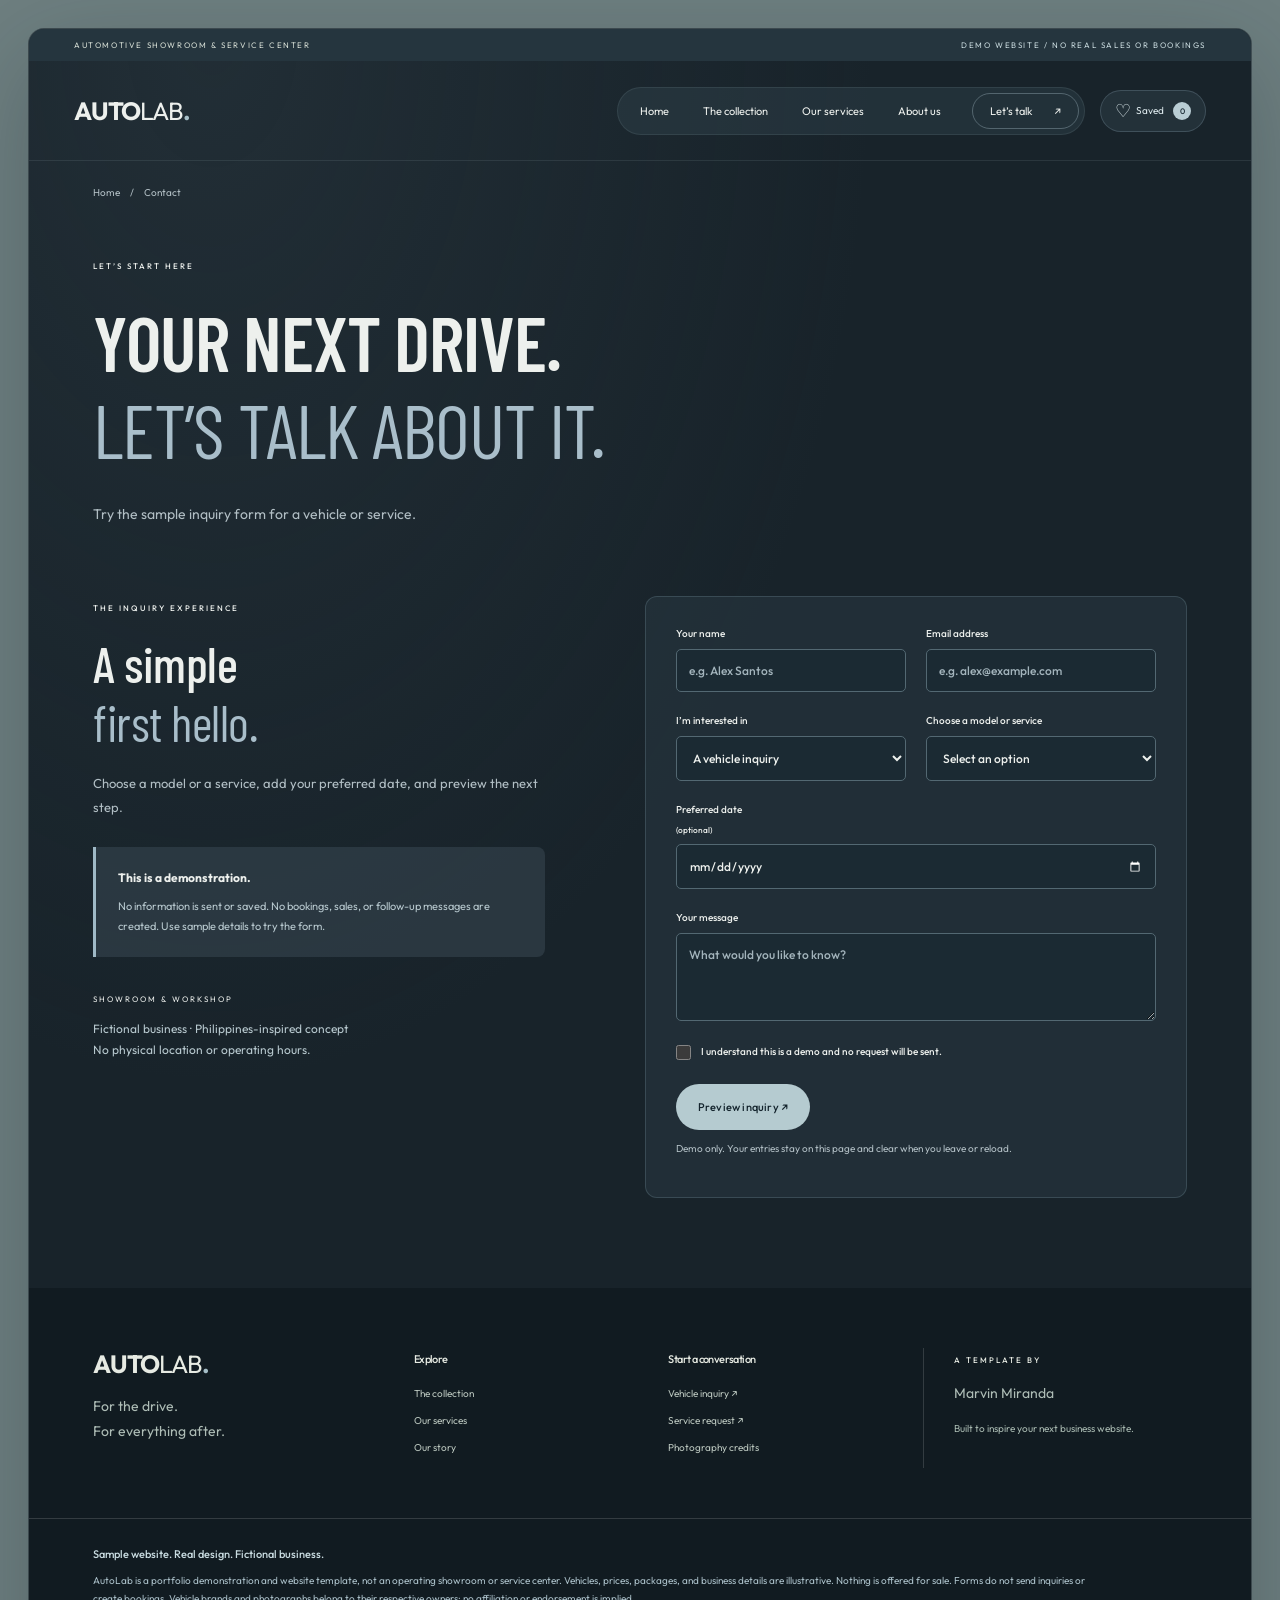
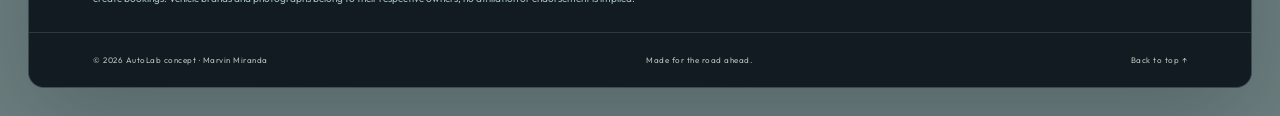
<file: contact/index.html>
<!doctype html>
<html lang="en">
  <head>
    <meta charset="UTF-8" />
    <meta name="viewport" content="width=device-width,initial-scale=1" />
    <meta
      name="description"
      content="AutoLab: a sample automotive showroom and service-center website template by Marvin Miranda. Not a real business."
    />
    <title>Start a conversation | AutoLab</title>
    <link rel="stylesheet" href="../style.css" />
  </head>
  <body>
    <a class="skip" href="#main">Skip to content</a>
    <div class="topbar">
      <span>AUTOMOTIVE SHOWROOM & SERVICE CENTER</span
      ><span class="demo-label">DEMO WEBSITE / NO REAL SALES OR BOOKINGS</span>
    </div>
    <header>
      <a class="logo" href="../">AUTO<span>LAB</span><i>.</i></a
      ><button class="menu-toggle" aria-label="Open navigation" aria-expanded="false">
        Menu ☰
      </button>
      <nav aria-label="Main navigation">
        <a href="../">Home</a><a href="../cars/">The collection</a
        ><a href="../services/">Our services</a><a href="../about/">About us</a
        ><a class="nav-cta" href="../contact/">Let’s talk <span>↗</span></a>
      </nav>
      <div id="header-tools"></div>
    </header>
    <main id="main">
      <div class="crumb wrap"><a href="../">Home</a> / Contact</div>
      <section class="page-intro wrap">
        <span class="eyebrow">LET’S START HERE</span>
        <h1>Your next drive.<br /><em>Let’s talk about it.</em></h1>
        <p>Try the sample inquiry form for a vehicle or service.</p>
      </section>
      <section class="wrap contact-grid">
        <div>
          <span class="eyebrow">THE INQUIRY EXPERIENCE</span>
          <h2>A simple<br /><em>first hello.</em></h2>
          <p>Choose a model or a service, add your preferred date, and preview the next step.</p>
          <div class="demo-box">
            <strong>This is a demonstration.</strong>
            <p>
              No information is sent or saved. No bookings, sales, or follow-up messages are
              created. Use sample details to try the form.
            </p>
          </div>
          <div class="contact-note">
            <span>SHOWROOM & WORKSHOP</span>
            <p>
              Fictional business · Philippines-inspired concept<br />No physical location or
              operating hours.
            </p>
          </div>
        </div>
        <form id="inquiry-form">
          <div class="form-pair">
            <label
              >Your name<input
                name="name"
                autocomplete="off"
                required
                placeholder="e.g. Alex Santos"
                maxlength="100" /></label
            ><label
              >Email address<input
                type="email"
                name="email"
                autocomplete="off"
                required
                placeholder="e.g. alex@example.com"
            /></label>
          </div>
          <div class="form-pair">
            <label
              >I’m interested in<select name="type">
                <option value="vehicle">A vehicle inquiry</option>
                <option value="service">A service appointment</option>
                <option value="general">A general question</option>
              </select></label
            ><label
              >Choose a model or service<select name="interest">
                <option value="">Select an option</option>
                <option value="porsche-panamera">Porsche Panamera</option>
                <option value="bmw-m3">BMW M3</option>
                <option value="porsche-911">Porsche 911 Classic</option>
                <option value="preventive-maintenance">Preventive maintenance</option>
                <option value="auto-detailing">Auto detailing</option>
                <option value="diagnostics-repairs">Diagnostics & repairs</option>
                <option value="pre-purchase-inspection">Pre-purchase inspection</option>
              </select></label
            >
          </div>
          <label>Preferred date <small>(optional)</small><input type="date" name="date" /></label
          ><label
            >Your message<textarea
              name="message"
              rows="4"
              maxlength="1500"
              placeholder="What would you like to know?"
            ></textarea></label
          ><label class="checkbox"
            ><input type="checkbox" required /><span
              >I understand this is a demo and no request will be sent.</span
            ></label
          ><button class="button orange" type="submit">Preview inquiry ↗</button>
          <p class="fine">
            Demo only. Your entries stay on this page and clear when you leave or reload.
          </p>
          <div id="form-result" role="status" tabindex="-1" hidden></div>
        </form>
      </section>
    </main>
    <footer>
      <div class="footer-top wrap">
        <div>
          <a class="logo" href="../">AUTO<span>LAB</span><i>.</i></a>
          <p>For the drive.<br />For everything after.</p>
        </div>
        <div>
          <h3>Explore</h3>
          <a href="../cars/">The collection</a><a href="../services/">Our services</a
          ><a href="../about/">Our story</a>
        </div>
        <div>
          <h3>Start a conversation</h3>
          <a href="../contact/">Vehicle inquiry ↗</a
          ><a href="../contact/?type=service">Service request ↗</a
          ><a href="../credits/">Photography credits</a>
        </div>
        <div class="footer-note">
          <span class="eyebrow">A TEMPLATE BY</span>
          <p>Marvin Miranda</p>
          <span>Built to inspire your next business website.</span>
        </div>
      </div>
      <div class="disclaimer wrap">
        <strong>Sample website. Real design. Fictional business.</strong>
        <p>
          AutoLab is a portfolio demonstration and website template, not an operating showroom or
          service center. Vehicles, prices, packages, and business details are illustrative. Nothing
          is offered for sale. Forms do not send inquiries or create bookings. Vehicle brands and
          photographs belong to their respective owners; no affiliation or endorsement is implied.
        </p>
      </div>
      <div class="footer-bottom wrap">
        <span>© 2026 AutoLab concept · Marvin Miranda</span><span>Made for the road ahead.</span
        ><a href="#">Back to top ↑</a>
      </div>
    </footer>
    <script id="autolab-data" type="application/json">
      {
        "cars": [
          {
            "slug": "porsche-panamera",
            "name": "Porsche Panamera",
            "brand": "Porsche",
            "kind": "Grand tourer",
            "image": "hero.jpg",
            "color": "Obsidian black",
            "price": 6850000,
            "tag": "THE GRAND TOURER",
            "intro": "The long way home looks better from here.",
            "description": "A four-door silhouette with a sports-car spirit. This sample listing pairs an expressive design with a cabin made for the journey, whether it’s a city evening or an open weekend.",
            "features": [
              "Four-door grand touring silhouette",
              "Sculpted exterior design",
              "A spacious, driver-focused cabin"
            ]
          },
          {
            "slug": "bmw-m3",
            "name": "BMW M3",
            "brand": "BMW",
            "kind": "Sedan",
            "image": "bmw.jpg",
            "color": "Alpine white",
            "price": 4250000,
            "tag": "THE EVERYDAY THRILL",
            "intro": "A little more character in every commute.",
            "description": "A performance-inspired sedan with an unmistakable stance. Explore a sample vehicle page designed to bring photography, listing details, and the next step together in one place.",
            "features": [
              "Four-door sports sedan",
              "Distinctive kidney grille",
              "Performance-inspired styling"
            ]
          },
          {
            "slug": "porsche-911",
            "name": "Porsche 911 Classic",
            "brand": "Porsche",
            "kind": "Coupe",
            "image": "porsche.jpg",
            "color": "Classic silver",
            "price": 7950000,
            "tag": "THE TIMELESS ONE",
            "intro": "Some shapes never need an introduction.",
            "description": "An enduring silhouette, a compact coupe, and an invitation to take the scenic route. This classic-inspired sample listing celebrates the feeling of a great drive.",
            "features": [
              "Classic two-door coupe",
              "Recognizable rear-engine silhouette",
              "Timeless silver exterior"
            ]
          }
        ],
        "base": "../",
        "page": "contact"
      }
    </script>
    <div id="react-ui"></div>
    <script defer src="../assets/react.js"></script>
    <script defer src="../assets/react-dom.js"></script>
    <script defer src="../react-app.js"></script>
    <script defer src="../app.js"></script>
  </body>
</html>
</file>
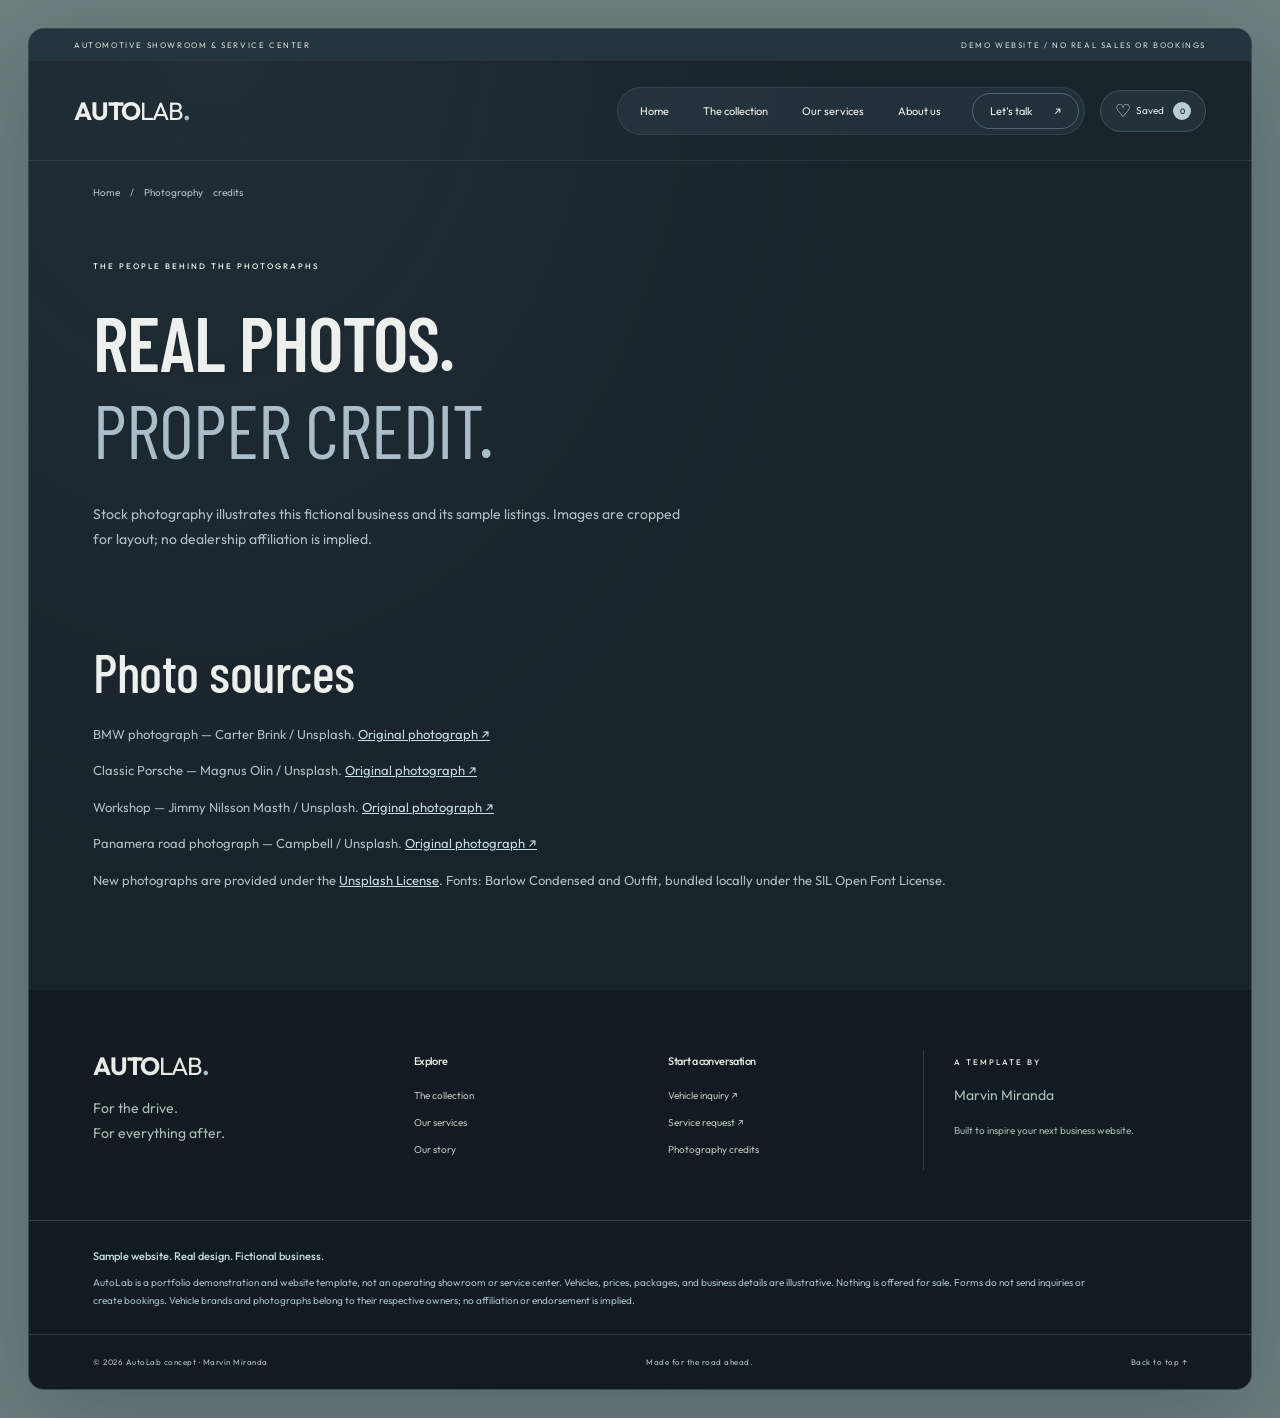
<file: credits/index.html>
<!doctype html>
<html lang="en">
  <head>
    <meta charset="UTF-8" />
    <meta name="viewport" content="width=device-width,initial-scale=1" />
    <meta
      name="description"
      content="AutoLab: a sample automotive showroom and service-center website template by Marvin Miranda. Not a real business."
    />
    <title>Photography credits | AutoLab</title>
    <link rel="stylesheet" href="../style.css" />
  </head>
  <body>
    <a class="skip" href="#main">Skip to content</a>
    <div class="topbar">
      <span>AUTOMOTIVE SHOWROOM & SERVICE CENTER</span
      ><span class="demo-label">DEMO WEBSITE / NO REAL SALES OR BOOKINGS</span>
    </div>
    <header>
      <a class="logo" href="../">AUTO<span>LAB</span><i>.</i></a
      ><button class="menu-toggle" aria-label="Open navigation" aria-expanded="false">
        Menu ☰
      </button>
      <nav aria-label="Main navigation">
        <a href="../">Home</a><a href="../cars/">The collection</a
        ><a href="../services/">Our services</a><a href="../about/">About us</a
        ><a class="nav-cta" href="../contact/">Let’s talk <span>↗</span></a>
      </nav>
      <div id="header-tools"></div>
    </header>
    <main id="main">
      <div class="crumb wrap"><a href="../">Home</a> / Photography credits</div>
      <section class="page-intro wrap">
        <span class="eyebrow">THE PEOPLE BEHIND THE PHOTOGRAPHS</span>
        <h1>Real photos.<br /><em>Proper credit.</em></h1>
        <p>
          Stock photography illustrates this fictional business and its sample listings. Images are
          cropped for layout; no dealership affiliation is implied.
        </p>
      </section>
      <section class="wrap section credits">
        <h2>Photo sources</h2>
        <p>
          BMW photograph — Carter Brink / Unsplash.
          <a href="https://unsplash.com/photos/3zfcwa3x2Kc">Original photograph ↗</a>
        </p>
        <p>
          Classic Porsche — Magnus Olin / Unsplash.
          <a href="https://unsplash.com/photos/cGMKMXSGDd0">Original photograph ↗</a>
        </p>
        <p>
          Workshop — Jimmy Nilsson Masth / Unsplash.
          <a href="https://unsplash.com/photos/jL9zfzTVSwY">Original photograph ↗</a>
        </p>
        <p>
          Panamera road photograph — Campbell / Unsplash.
          <a href="https://unsplash.com/photos/3ZUsNJhi_Ik">Original photograph ↗</a>
        </p>
        <p>
          New photographs are provided under the
          <a href="https://unsplash.com/license">Unsplash License</a>. Fonts: Barlow Condensed and
          Outfit, bundled locally under the SIL Open Font License.
        </p>
      </section>
    </main>
    <footer>
      <div class="footer-top wrap">
        <div>
          <a class="logo" href="../">AUTO<span>LAB</span><i>.</i></a>
          <p>For the drive.<br />For everything after.</p>
        </div>
        <div>
          <h3>Explore</h3>
          <a href="../cars/">The collection</a><a href="../services/">Our services</a
          ><a href="../about/">Our story</a>
        </div>
        <div>
          <h3>Start a conversation</h3>
          <a href="../contact/">Vehicle inquiry ↗</a
          ><a href="../contact/?type=service">Service request ↗</a
          ><a href="../credits/">Photography credits</a>
        </div>
        <div class="footer-note">
          <span class="eyebrow">A TEMPLATE BY</span>
          <p>Marvin Miranda</p>
          <span>Built to inspire your next business website.</span>
        </div>
      </div>
      <div class="disclaimer wrap">
        <strong>Sample website. Real design. Fictional business.</strong>
        <p>
          AutoLab is a portfolio demonstration and website template, not an operating showroom or
          service center. Vehicles, prices, packages, and business details are illustrative. Nothing
          is offered for sale. Forms do not send inquiries or create bookings. Vehicle brands and
          photographs belong to their respective owners; no affiliation or endorsement is implied.
        </p>
      </div>
      <div class="footer-bottom wrap">
        <span>© 2026 AutoLab concept · Marvin Miranda</span><span>Made for the road ahead.</span
        ><a href="#">Back to top ↑</a>
      </div>
    </footer>
    <script id="autolab-data" type="application/json">
      {
        "cars": [
          {
            "slug": "porsche-panamera",
            "name": "Porsche Panamera",
            "brand": "Porsche",
            "kind": "Grand tourer",
            "image": "hero.jpg",
            "color": "Obsidian black",
            "price": 6850000,
            "tag": "THE GRAND TOURER",
            "intro": "The long way home looks better from here.",
            "description": "A four-door silhouette with a sports-car spirit. This sample listing pairs an expressive design with a cabin made for the journey, whether it’s a city evening or an open weekend.",
            "features": [
              "Four-door grand touring silhouette",
              "Sculpted exterior design",
              "A spacious, driver-focused cabin"
            ]
          },
          {
            "slug": "bmw-m3",
            "name": "BMW M3",
            "brand": "BMW",
            "kind": "Sedan",
            "image": "bmw.jpg",
            "color": "Alpine white",
            "price": 4250000,
            "tag": "THE EVERYDAY THRILL",
            "intro": "A little more character in every commute.",
            "description": "A performance-inspired sedan with an unmistakable stance. Explore a sample vehicle page designed to bring photography, listing details, and the next step together in one place.",
            "features": [
              "Four-door sports sedan",
              "Distinctive kidney grille",
              "Performance-inspired styling"
            ]
          },
          {
            "slug": "porsche-911",
            "name": "Porsche 911 Classic",
            "brand": "Porsche",
            "kind": "Coupe",
            "image": "porsche.jpg",
            "color": "Classic silver",
            "price": 7950000,
            "tag": "THE TIMELESS ONE",
            "intro": "Some shapes never need an introduction.",
            "description": "An enduring silhouette, a compact coupe, and an invitation to take the scenic route. This classic-inspired sample listing celebrates the feeling of a great drive.",
            "features": [
              "Classic two-door coupe",
              "Recognizable rear-engine silhouette",
              "Timeless silver exterior"
            ]
          }
        ],
        "base": "../",
        "page": "credits"
      }
    </script>
    <div id="react-ui"></div>
    <script defer src="../assets/react.js"></script>
    <script defer src="../assets/react-dom.js"></script>
    <script defer src="../react-app.js"></script>
    <script defer src="../app.js"></script>
  </body>
</html>
</file>
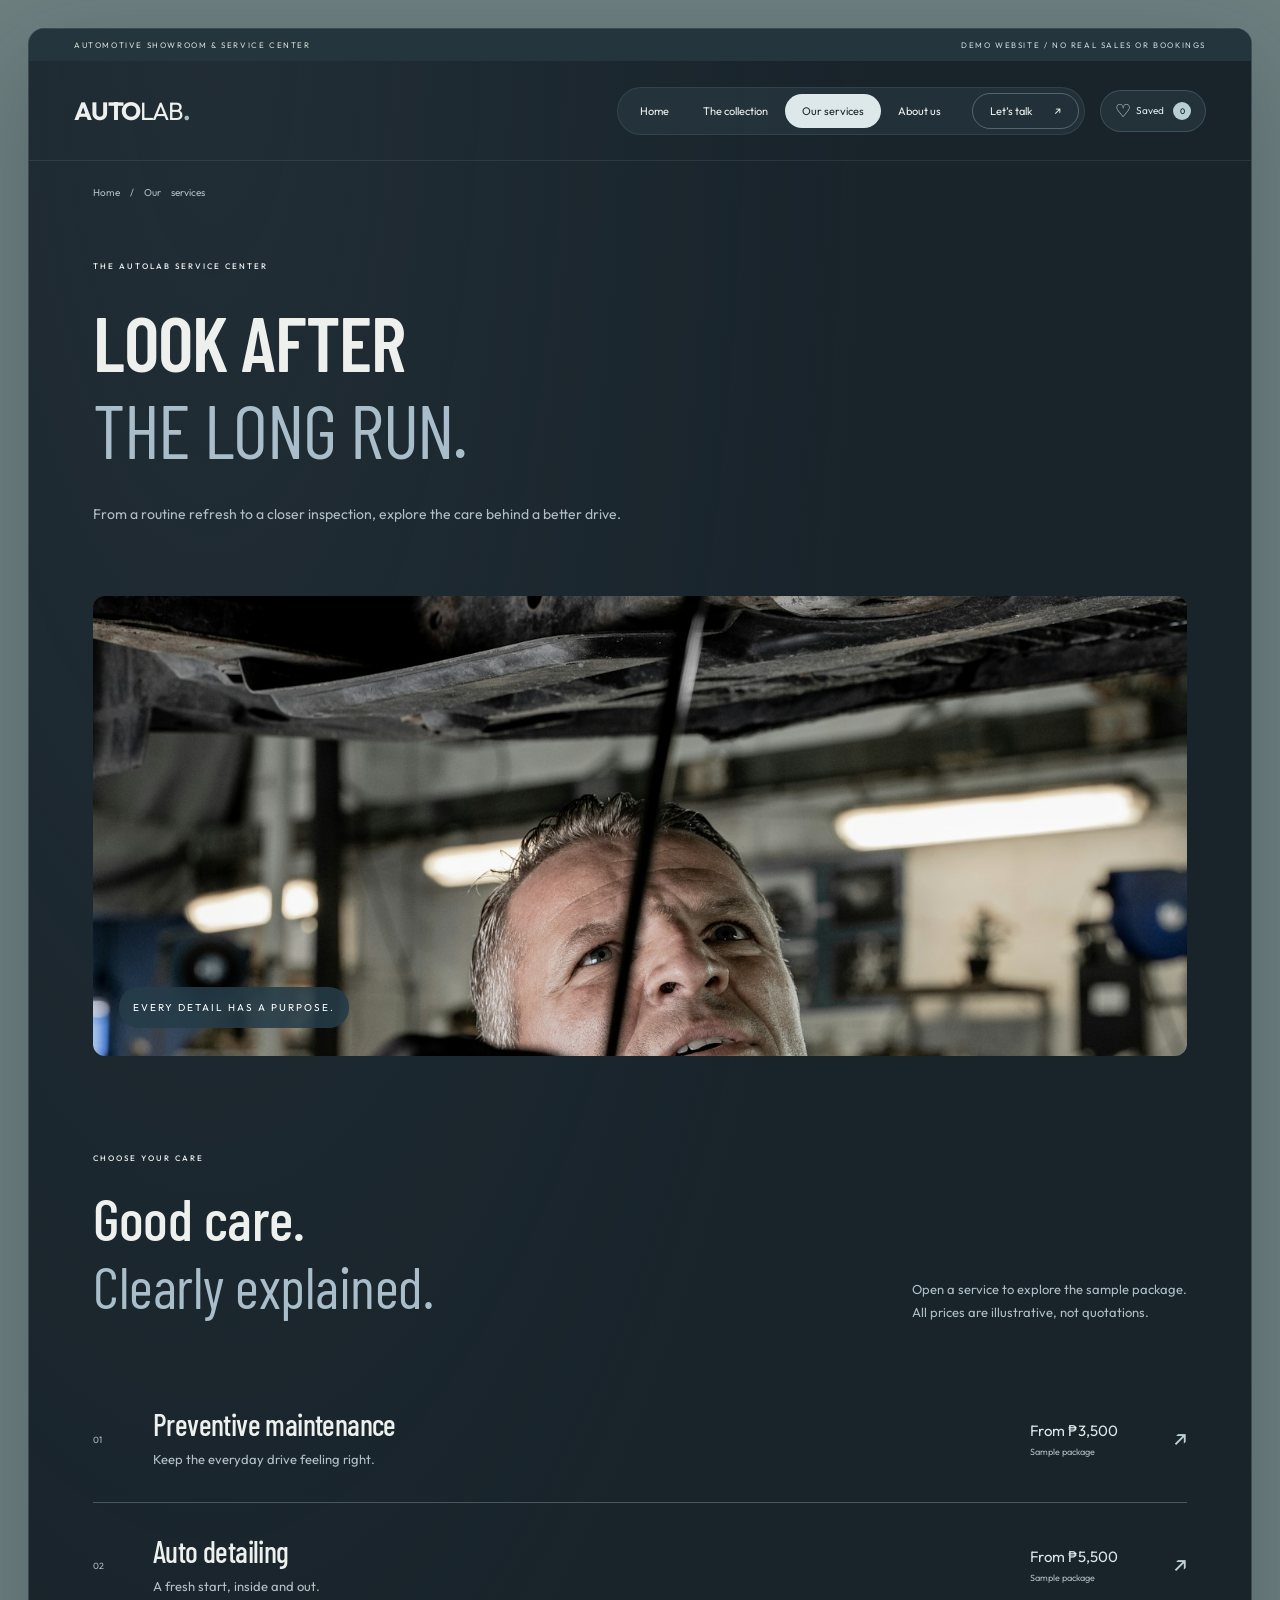
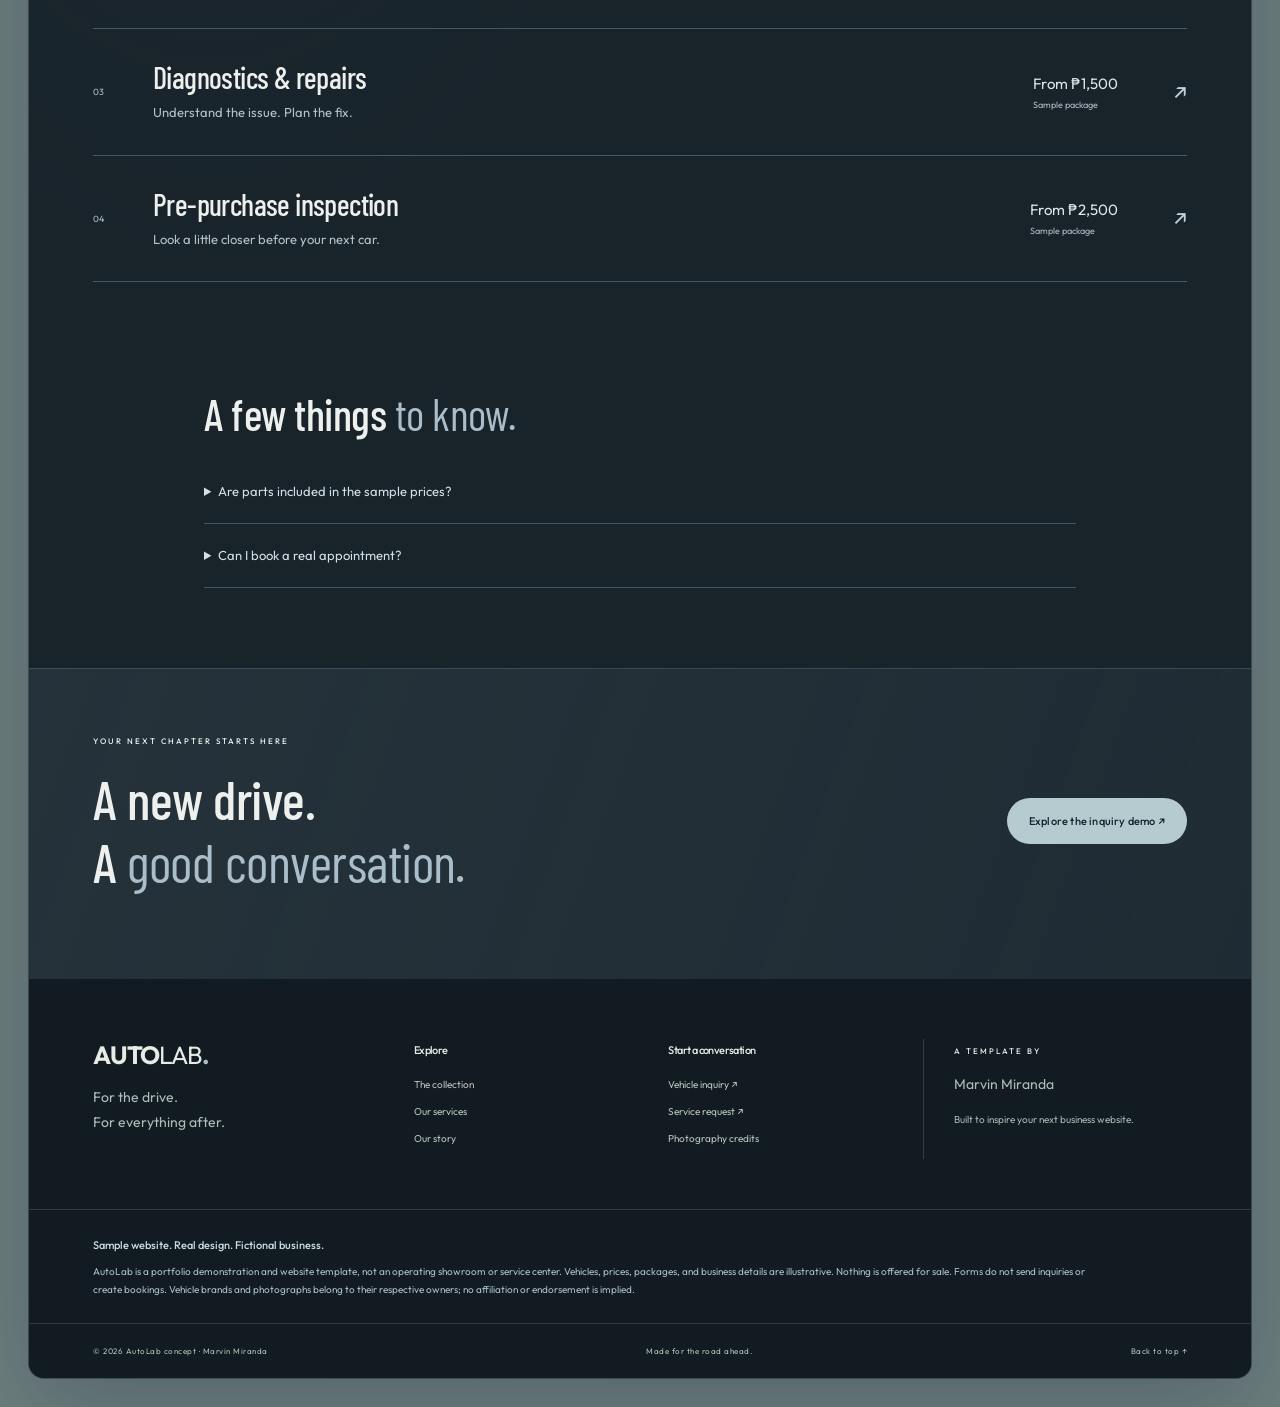
<file: services/index.html>
<!doctype html>
<html lang="en">
  <head>
    <meta charset="UTF-8" />
    <meta name="viewport" content="width=device-width,initial-scale=1" />
    <meta
      name="description"
      content="AutoLab: a sample automotive showroom and service-center website template by Marvin Miranda. Not a real business."
    />
    <title>Our services | AutoLab</title>
    <link rel="stylesheet" href="../style.css" />
  </head>
  <body>
    <a class="skip" href="#main">Skip to content</a>
    <div class="topbar">
      <span>AUTOMOTIVE SHOWROOM & SERVICE CENTER</span
      ><span class="demo-label">DEMO WEBSITE / NO REAL SALES OR BOOKINGS</span>
    </div>
    <header>
      <a class="logo" href="../">AUTO<span>LAB</span><i>.</i></a
      ><button class="menu-toggle" aria-label="Open navigation" aria-expanded="false">
        Menu ☰
      </button>
      <nav aria-label="Main navigation">
        <a href="../">Home</a><a href="../cars/">The collection</a
        ><a aria-current="page" href="../services/">Our services</a><a href="../about/">About us</a
        ><a class="nav-cta" href="../contact/">Let’s talk <span>↗</span></a>
      </nav>
      <div id="header-tools"></div>
    </header>
    <main id="main">
      <div class="crumb wrap"><a href="../">Home</a> / Our services</div>
      <section class="page-intro wrap">
        <span class="eyebrow">THE AUTOLAB SERVICE CENTER</span>
        <h1>Look after<br /><em>the long run.</em></h1>
        <p>
          From a routine refresh to a closer inspection, explore the care behind a better drive.
        </p>
      </section>
      <div class="wrap service-banner">
        <img
          src="../assets/workshop.jpg"
          alt="Mechanic working in a real automotive workshop"
        /><span>EVERY DETAIL HAS A PURPOSE.</span>
      </div>
      <section class="wrap section service-page">
        <div class="section-heading">
          <div>
            <span class="eyebrow">CHOOSE YOUR CARE</span>
            <h2>Good care.<br /><em>Clearly explained.</em></h2>
          </div>
          <p>
            Open a service to explore the sample package.<br />All prices are illustrative, not
            quotations.
          </p>
        </div>
        <a class="service-row" href="../services/preventive-maintenance/"
          ><span>01</span>
          <div>
            <h3>Preventive maintenance</h3>
            <p>Keep the everyday drive feeling right.</p>
          </div>
          <span class="service-price">From ₱3,500<small>Sample package</small></span
          ><b>↗</b></a
        ><a class="service-row" href="../services/auto-detailing/"
          ><span>02</span>
          <div>
            <h3>Auto detailing</h3>
            <p>A fresh start, inside and out.</p>
          </div>
          <span class="service-price">From ₱5,500<small>Sample package</small></span
          ><b>↗</b></a
        ><a class="service-row" href="../services/diagnostics-repairs/"
          ><span>03</span>
          <div>
            <h3>Diagnostics & repairs</h3>
            <p>Understand the issue. Plan the fix.</p>
          </div>
          <span class="service-price">From ₱1,500<small>Sample package</small></span
          ><b>↗</b></a
        ><a class="service-row" href="../services/pre-purchase-inspection/"
          ><span>04</span>
          <div>
            <h3>Pre-purchase inspection</h3>
            <p>Look a little closer before your next car.</p>
          </div>
          <span class="service-price">From ₱2,500<small>Sample package</small></span
          ><b>↗</b></a
        >
      </section>
      <section class="wrap faq">
        <h2>A few things <em>to know.</em></h2>
        <details>
          <summary>Are parts included in the sample prices?</summary>
          <p>
            These are placeholder prices. A real workshop would explain labor, parts, taxes, and
            exclusions in its quotation.
          </p>
        </details>
        <details>
          <summary>Can I book a real appointment?</summary>
          <p>
            No. You can try the booking form, but no information is sent and no appointment is
            created.
          </p>
        </details>
      </section>
      <section class="cta wrap">
        <div>
          <span class="eyebrow">YOUR NEXT CHAPTER STARTS HERE</span>
          <h2>A new drive.<br />A <em>good conversation.</em></h2>
        </div>
        <a class="button orange" href="../contact/">Explore the inquiry demo ↗</a>
      </section>
    </main>
    <footer>
      <div class="footer-top wrap">
        <div>
          <a class="logo" href="../">AUTO<span>LAB</span><i>.</i></a>
          <p>For the drive.<br />For everything after.</p>
        </div>
        <div>
          <h3>Explore</h3>
          <a href="../cars/">The collection</a><a href="../services/">Our services</a
          ><a href="../about/">Our story</a>
        </div>
        <div>
          <h3>Start a conversation</h3>
          <a href="../contact/">Vehicle inquiry ↗</a
          ><a href="../contact/?type=service">Service request ↗</a
          ><a href="../credits/">Photography credits</a>
        </div>
        <div class="footer-note">
          <span class="eyebrow">A TEMPLATE BY</span>
          <p>Marvin Miranda</p>
          <span>Built to inspire your next business website.</span>
        </div>
      </div>
      <div class="disclaimer wrap">
        <strong>Sample website. Real design. Fictional business.</strong>
        <p>
          AutoLab is a portfolio demonstration and website template, not an operating showroom or
          service center. Vehicles, prices, packages, and business details are illustrative. Nothing
          is offered for sale. Forms do not send inquiries or create bookings. Vehicle brands and
          photographs belong to their respective owners; no affiliation or endorsement is implied.
        </p>
      </div>
      <div class="footer-bottom wrap">
        <span>© 2026 AutoLab concept · Marvin Miranda</span><span>Made for the road ahead.</span
        ><a href="#">Back to top ↑</a>
      </div>
    </footer>
    <script id="autolab-data" type="application/json">
      {
        "cars": [
          {
            "slug": "porsche-panamera",
            "name": "Porsche Panamera",
            "brand": "Porsche",
            "kind": "Grand tourer",
            "image": "hero.jpg",
            "color": "Obsidian black",
            "price": 6850000,
            "tag": "THE GRAND TOURER",
            "intro": "The long way home looks better from here.",
            "description": "A four-door silhouette with a sports-car spirit. This sample listing pairs an expressive design with a cabin made for the journey, whether it’s a city evening or an open weekend.",
            "features": [
              "Four-door grand touring silhouette",
              "Sculpted exterior design",
              "A spacious, driver-focused cabin"
            ]
          },
          {
            "slug": "bmw-m3",
            "name": "BMW M3",
            "brand": "BMW",
            "kind": "Sedan",
            "image": "bmw.jpg",
            "color": "Alpine white",
            "price": 4250000,
            "tag": "THE EVERYDAY THRILL",
            "intro": "A little more character in every commute.",
            "description": "A performance-inspired sedan with an unmistakable stance. Explore a sample vehicle page designed to bring photography, listing details, and the next step together in one place.",
            "features": [
              "Four-door sports sedan",
              "Distinctive kidney grille",
              "Performance-inspired styling"
            ]
          },
          {
            "slug": "porsche-911",
            "name": "Porsche 911 Classic",
            "brand": "Porsche",
            "kind": "Coupe",
            "image": "porsche.jpg",
            "color": "Classic silver",
            "price": 7950000,
            "tag": "THE TIMELESS ONE",
            "intro": "Some shapes never need an introduction.",
            "description": "An enduring silhouette, a compact coupe, and an invitation to take the scenic route. This classic-inspired sample listing celebrates the feeling of a great drive.",
            "features": [
              "Classic two-door coupe",
              "Recognizable rear-engine silhouette",
              "Timeless silver exterior"
            ]
          }
        ],
        "base": "../",
        "page": "services"
      }
    </script>
    <div id="react-ui"></div>
    <script defer src="../assets/react.js"></script>
    <script defer src="../assets/react-dom.js"></script>
    <script defer src="../react-app.js"></script>
    <script defer src="../app.js"></script>
  </body>
</html>
</file>
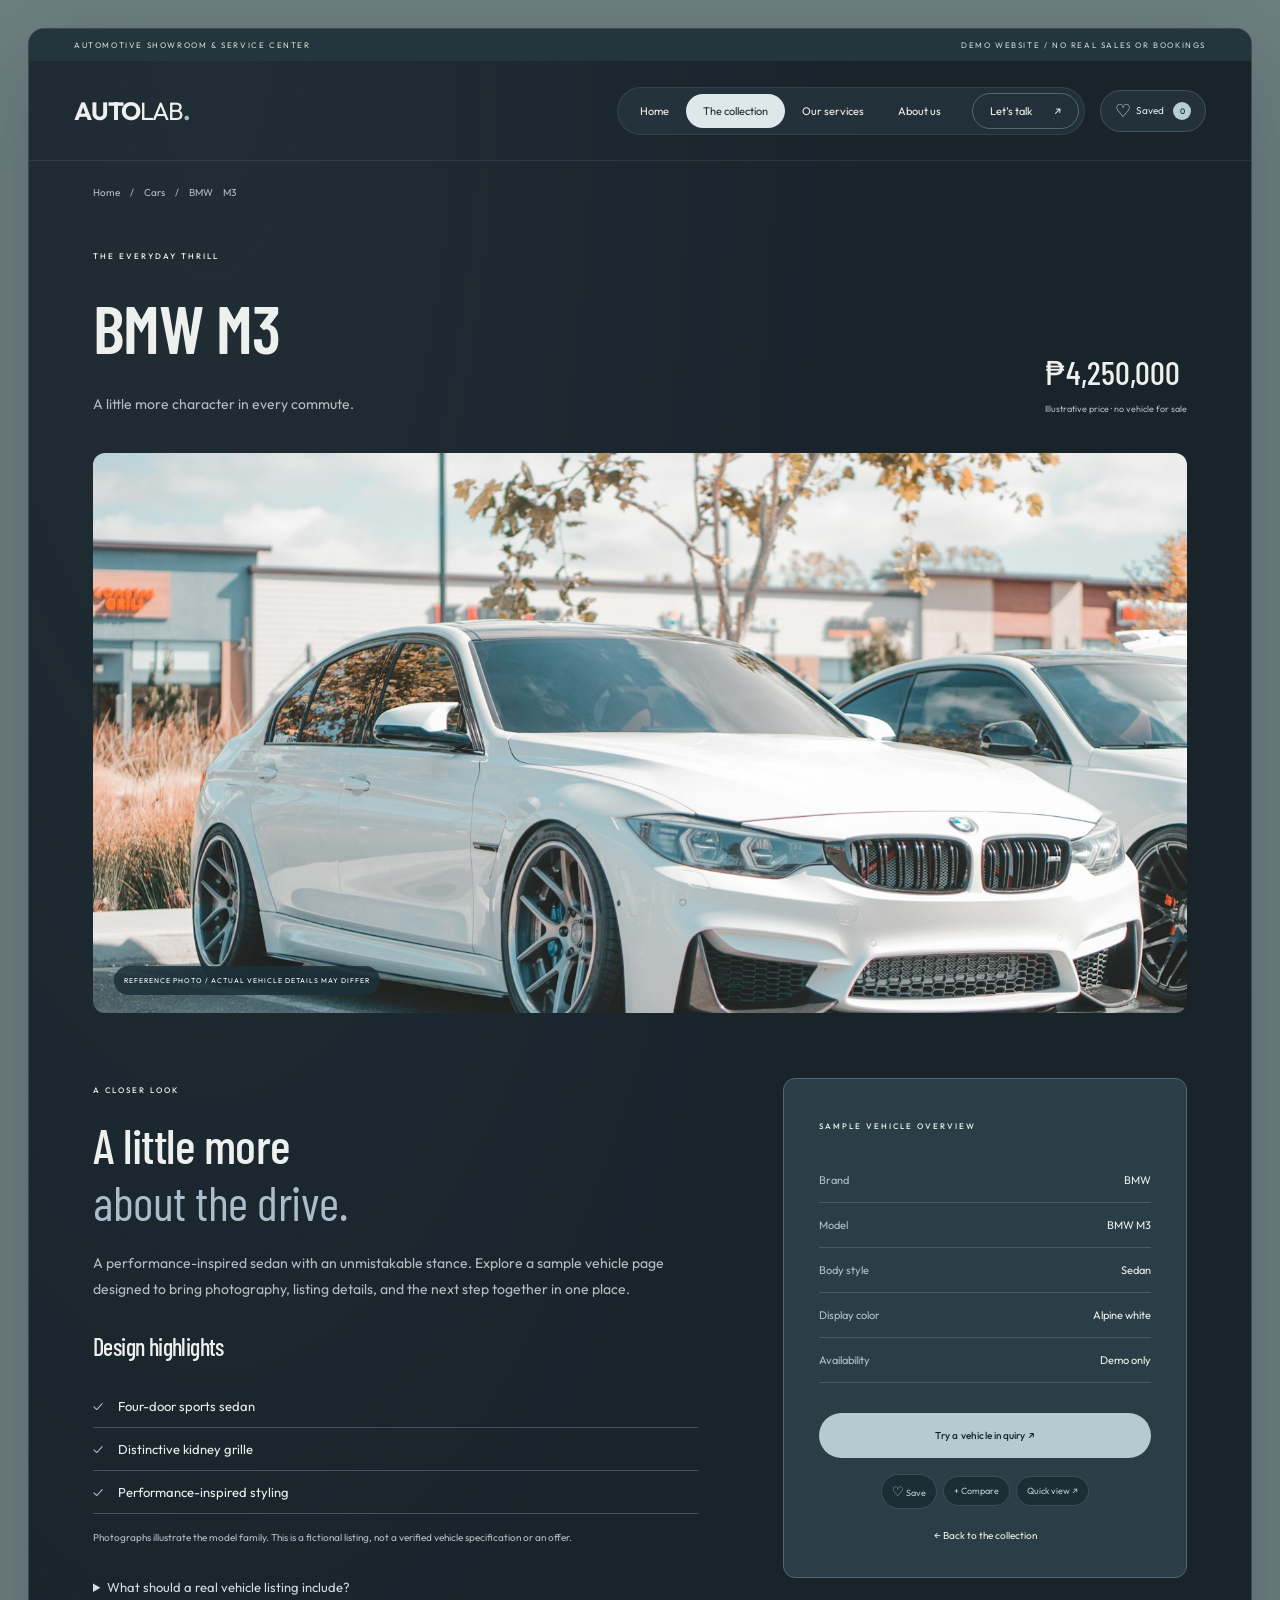
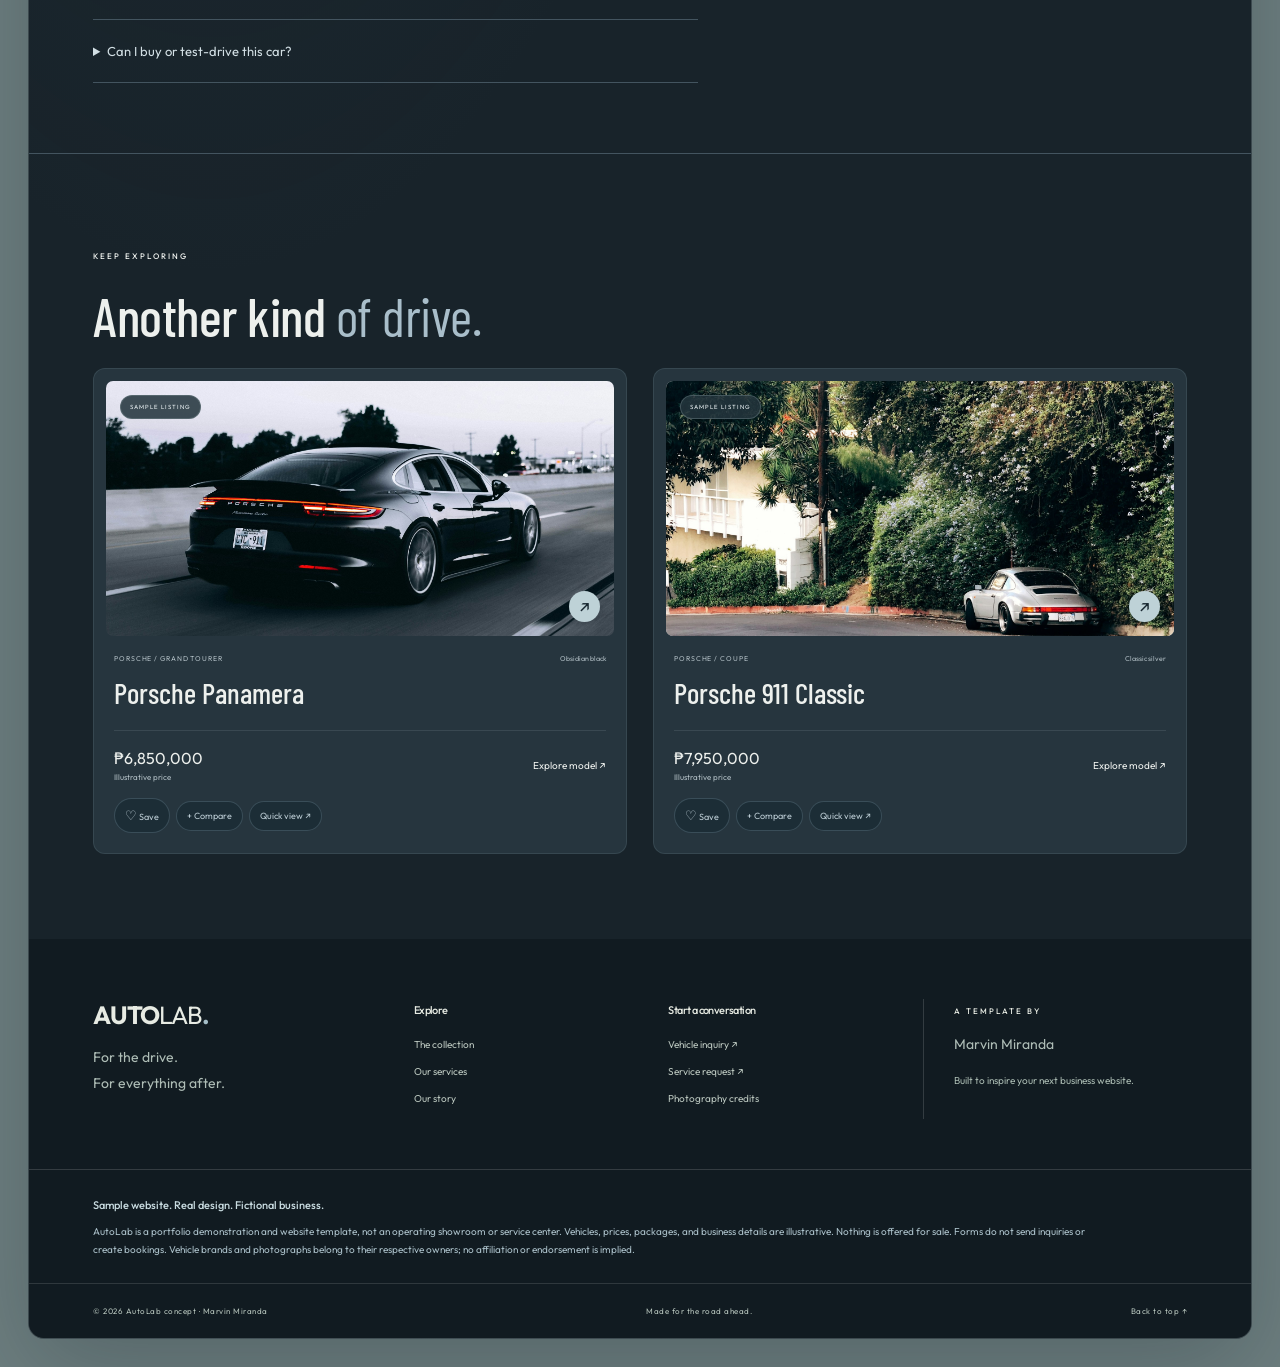
<file: cars/bmw-m3/index.html>
<!doctype html>
<html lang="en">
  <head>
    <meta charset="UTF-8" />
    <meta name="viewport" content="width=device-width,initial-scale=1" />
    <meta
      name="description"
      content="AutoLab: a sample automotive showroom and service-center website template by Marvin Miranda. Not a real business."
    />
    <title>BMW M3 | AutoLab</title>
    <link rel="stylesheet" href="../../style.css" />
  </head>
  <body>
    <a class="skip" href="#main">Skip to content</a>
    <div class="topbar">
      <span>AUTOMOTIVE SHOWROOM & SERVICE CENTER</span
      ><span class="demo-label">DEMO WEBSITE / NO REAL SALES OR BOOKINGS</span>
    </div>
    <header>
      <a class="logo" href="../../">AUTO<span>LAB</span><i>.</i></a
      ><button class="menu-toggle" aria-label="Open navigation" aria-expanded="false">
        Menu ☰
      </button>
      <nav aria-label="Main navigation">
        <a href="../../">Home</a><a aria-current="page" href="../../cars/">The collection</a
        ><a href="../../services/">Our services</a><a href="../../about/">About us</a
        ><a class="nav-cta" href="../../contact/">Let’s talk <span>↗</span></a>
      </nav>
      <div id="header-tools"></div>
    </header>
    <main id="main">
      <div class="crumb wrap">
        <a href="../../">Home</a> / <a href="../../cars/">Cars</a> / BMW M3
      </div>
      <section class="model-intro wrap">
        <div>
          <span class="eyebrow">THE EVERYDAY THRILL</span>
          <h1>BMW M3</h1>
          <p>A little more character in every commute.</p>
        </div>
        <div class="model-price">
          ₱4,250,000<small>Illustrative price · no vehicle for sale</small>
        </div>
      </section>
      <section class="wrap model-photo">
        <img src="../../assets/bmw.jpg" alt="BMW M3 stock photograph" /><span
          >REFERENCE PHOTO / ACTUAL VEHICLE DETAILS MAY DIFFER</span
        >
      </section>
      <section class="wrap detail-grid">
        <div>
          <span class="eyebrow">A CLOSER LOOK</span>
          <h2>A little more<br /><em>about the drive.</em></h2>
          <p>
            A performance-inspired sedan with an unmistakable stance. Explore a sample vehicle page
            designed to bring photography, listing details, and the next step together in one place.
          </p>
          <h3>Design highlights</h3>
          <ul class="check-list">
            <li>Four-door sports sedan</li>
            <li>Distinctive kidney grille</li>
            <li>Performance-inspired styling</li>
          </ul>
          <p class="fine">
            Photographs illustrate the model family. This is a fictional listing, not a verified
            vehicle specification or an offer.
          </p>
          <details>
            <summary>What should a real vehicle listing include?</summary>
            <p>
              A real seller should verify the exact model year, trim, mileage, ownership history,
              condition, service records, and price before publishing.
            </p>
          </details>
          <details>
            <summary>Can I buy or test-drive this car?</summary>
            <p>
              No. AutoLab is a sample website. The inquiry form is a local demonstration and does
              not contact a dealership.
            </p>
          </details>
        </div>
        <aside class="info-panel">
          <span class="eyebrow">SAMPLE VEHICLE OVERVIEW</span>
          <dl>
            <dt>Brand</dt>
            <dd>BMW</dd>
            <dt>Model</dt>
            <dd>BMW M3</dd>
            <dt>Body style</dt>
            <dd>Sedan</dd>
            <dt>Display color</dt>
            <dd>Alpine white</dd>
            <dt>Availability</dt>
            <dd>Demo only</dd>
          </dl>
          <a class="button orange" href="../../contact/?vehicle=bmw-m3">Try a vehicle inquiry ↗</a>
          <div class="detail-actions" data-car-tools="bmw-m3"></div>
          <a class="panel-link" href="../../cars/">← Back to the collection</a>
        </aside>
      </section>
      <section class="wrap section related">
        <span class="eyebrow">KEEP EXPLORING</span>
        <h2>Another kind <em>of drive.</em></h2>
        <div class="car-grid two">
          <article
            class="car-card"
            data-brand="Porsche"
            data-kind="Grand tourer"
            data-name="porsche panamera"
            data-price="6850000"
          >
            <a class="car-image" href="../../cars/porsche-panamera/"
              ><img
                src="../../assets/hero.jpg"
                alt="Porsche Panamera — illustrative stock photograph"
                loading="lazy"
              /><span class="image-tag">SAMPLE LISTING</span><span class="round-arrow">↗</span></a
            >
            <div class="car-meta">
              <span>PORSCHE / GRAND TOURER</span><span>Obsidian black</span>
            </div>
            <h3><a href="../../cars/porsche-panamera/">Porsche Panamera</a></h3>
            <div class="car-bottom">
              <span>₱6,850,000<small>Illustrative price</small></span
              ><a href="../../cars/porsche-panamera/">Explore model ↗</a>
            </div>
            <div class="car-tools" data-car-tools="porsche-panamera"></div>
          </article>
          <article
            class="car-card"
            data-brand="Porsche"
            data-kind="Coupe"
            data-name="porsche 911 classic"
            data-price="7950000"
          >
            <a class="car-image" href="../../cars/porsche-911/"
              ><img
                src="../../assets/porsche.jpg"
                alt="Porsche 911 Classic — illustrative stock photograph"
                loading="lazy"
              /><span class="image-tag">SAMPLE LISTING</span><span class="round-arrow">↗</span></a
            >
            <div class="car-meta"><span>PORSCHE / COUPE</span><span>Classic silver</span></div>
            <h3><a href="../../cars/porsche-911/">Porsche 911 Classic</a></h3>
            <div class="car-bottom">
              <span>₱7,950,000<small>Illustrative price</small></span
              ><a href="../../cars/porsche-911/">Explore model ↗</a>
            </div>
            <div class="car-tools" data-car-tools="porsche-911"></div>
          </article>
        </div>
      </section>
    </main>
    <footer>
      <div class="footer-top wrap">
        <div>
          <a class="logo" href="../../">AUTO<span>LAB</span><i>.</i></a>
          <p>For the drive.<br />For everything after.</p>
        </div>
        <div>
          <h3>Explore</h3>
          <a href="../../cars/">The collection</a><a href="../../services/">Our services</a
          ><a href="../../about/">Our story</a>
        </div>
        <div>
          <h3>Start a conversation</h3>
          <a href="../../contact/">Vehicle inquiry ↗</a
          ><a href="../../contact/?type=service">Service request ↗</a
          ><a href="../../credits/">Photography credits</a>
        </div>
        <div class="footer-note">
          <span class="eyebrow">A TEMPLATE BY</span>
          <p>Marvin Miranda</p>
          <span>Built to inspire your next business website.</span>
        </div>
      </div>
      <div class="disclaimer wrap">
        <strong>Sample website. Real design. Fictional business.</strong>
        <p>
          AutoLab is a portfolio demonstration and website template, not an operating showroom or
          service center. Vehicles, prices, packages, and business details are illustrative. Nothing
          is offered for sale. Forms do not send inquiries or create bookings. Vehicle brands and
          photographs belong to their respective owners; no affiliation or endorsement is implied.
        </p>
      </div>
      <div class="footer-bottom wrap">
        <span>© 2026 AutoLab concept · Marvin Miranda</span><span>Made for the road ahead.</span
        ><a href="#">Back to top ↑</a>
      </div>
    </footer>
    <script id="autolab-data" type="application/json">
      {
        "cars": [
          {
            "slug": "porsche-panamera",
            "name": "Porsche Panamera",
            "brand": "Porsche",
            "kind": "Grand tourer",
            "image": "hero.jpg",
            "color": "Obsidian black",
            "price": 6850000,
            "tag": "THE GRAND TOURER",
            "intro": "The long way home looks better from here.",
            "description": "A four-door silhouette with a sports-car spirit. This sample listing pairs an expressive design with a cabin made for the journey, whether it’s a city evening or an open weekend.",
            "features": [
              "Four-door grand touring silhouette",
              "Sculpted exterior design",
              "A spacious, driver-focused cabin"
            ]
          },
          {
            "slug": "bmw-m3",
            "name": "BMW M3",
            "brand": "BMW",
            "kind": "Sedan",
            "image": "bmw.jpg",
            "color": "Alpine white",
            "price": 4250000,
            "tag": "THE EVERYDAY THRILL",
            "intro": "A little more character in every commute.",
            "description": "A performance-inspired sedan with an unmistakable stance. Explore a sample vehicle page designed to bring photography, listing details, and the next step together in one place.",
            "features": [
              "Four-door sports sedan",
              "Distinctive kidney grille",
              "Performance-inspired styling"
            ]
          },
          {
            "slug": "porsche-911",
            "name": "Porsche 911 Classic",
            "brand": "Porsche",
            "kind": "Coupe",
            "image": "porsche.jpg",
            "color": "Classic silver",
            "price": 7950000,
            "tag": "THE TIMELESS ONE",
            "intro": "Some shapes never need an introduction.",
            "description": "An enduring silhouette, a compact coupe, and an invitation to take the scenic route. This classic-inspired sample listing celebrates the feeling of a great drive.",
            "features": [
              "Classic two-door coupe",
              "Recognizable rear-engine silhouette",
              "Timeless silver exterior"
            ]
          }
        ],
        "base": "../../",
        "page": "cars/bmw-m3"
      }
    </script>
    <div id="react-ui"></div>
    <script defer src="../../assets/react.js"></script>
    <script defer src="../../assets/react-dom.js"></script>
    <script defer src="../../react-app.js"></script>
    <script defer src="../../app.js"></script>
  </body>
</html>
</file>
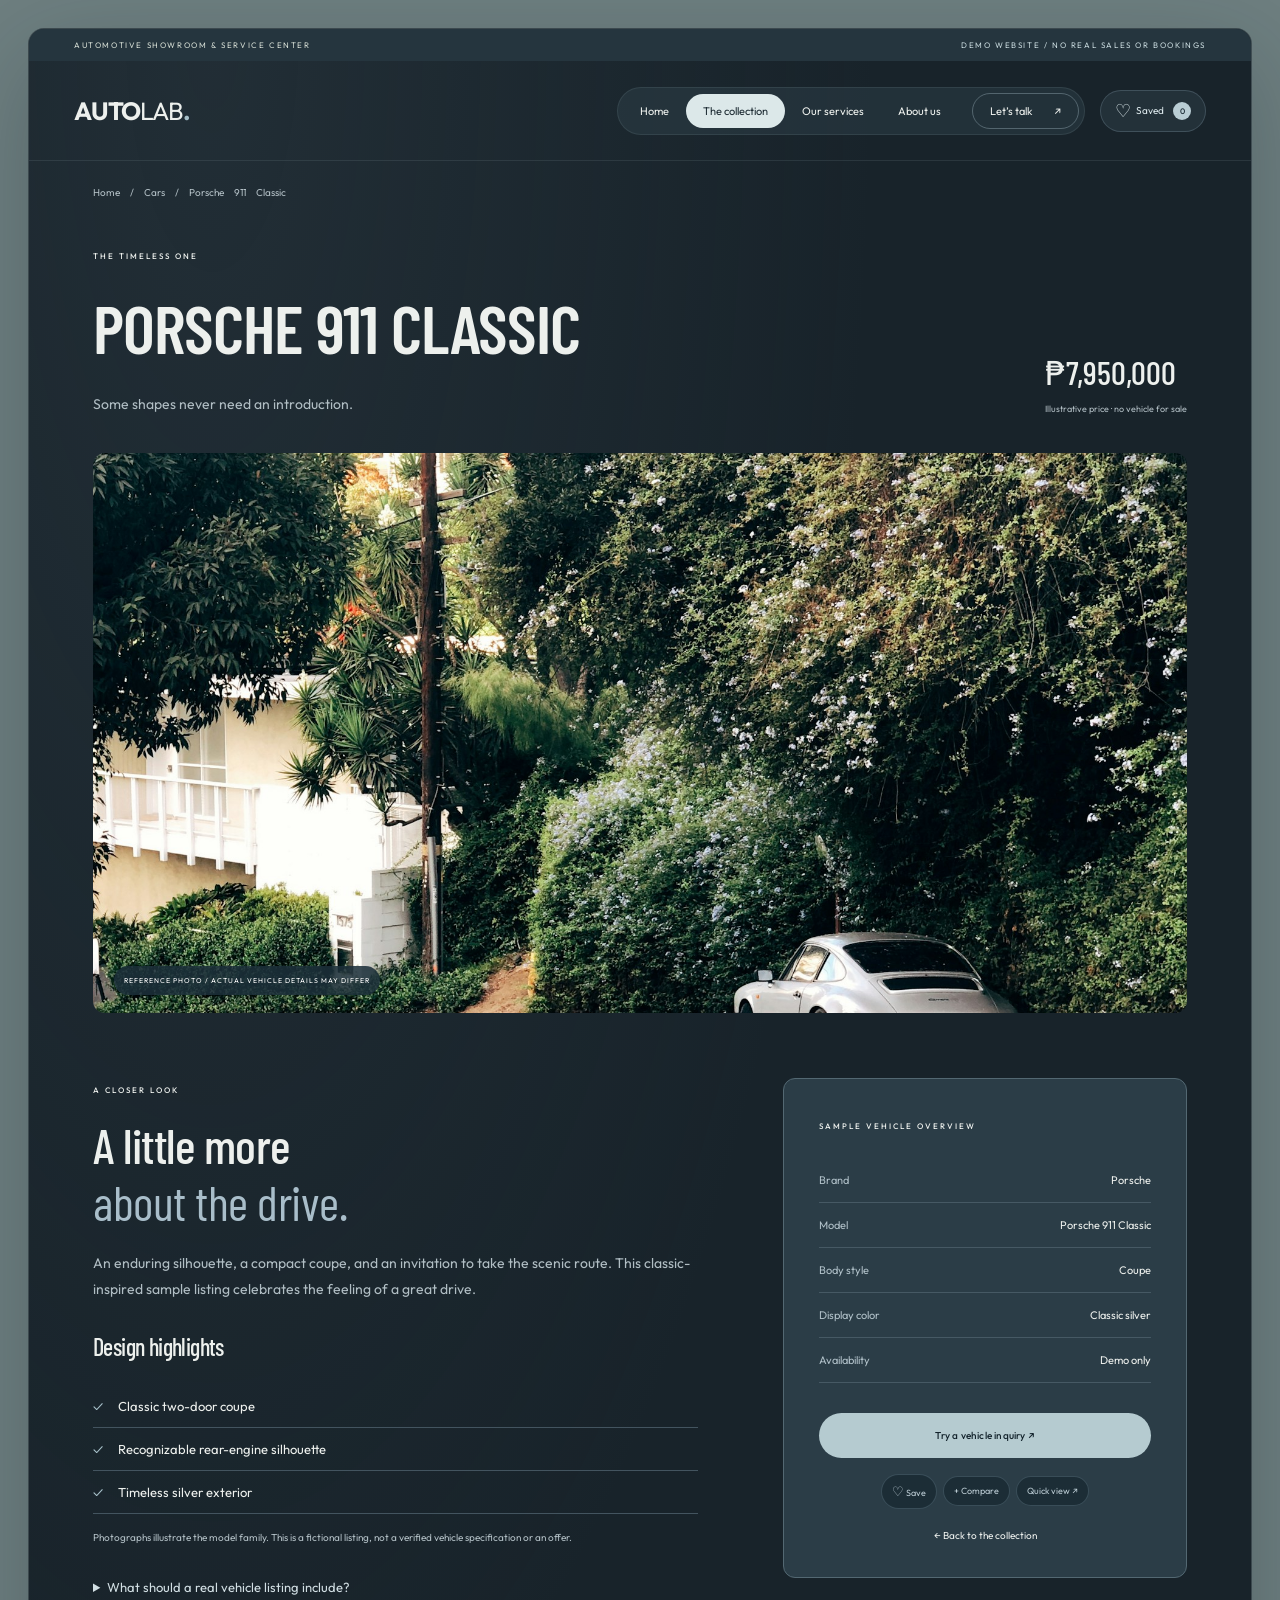
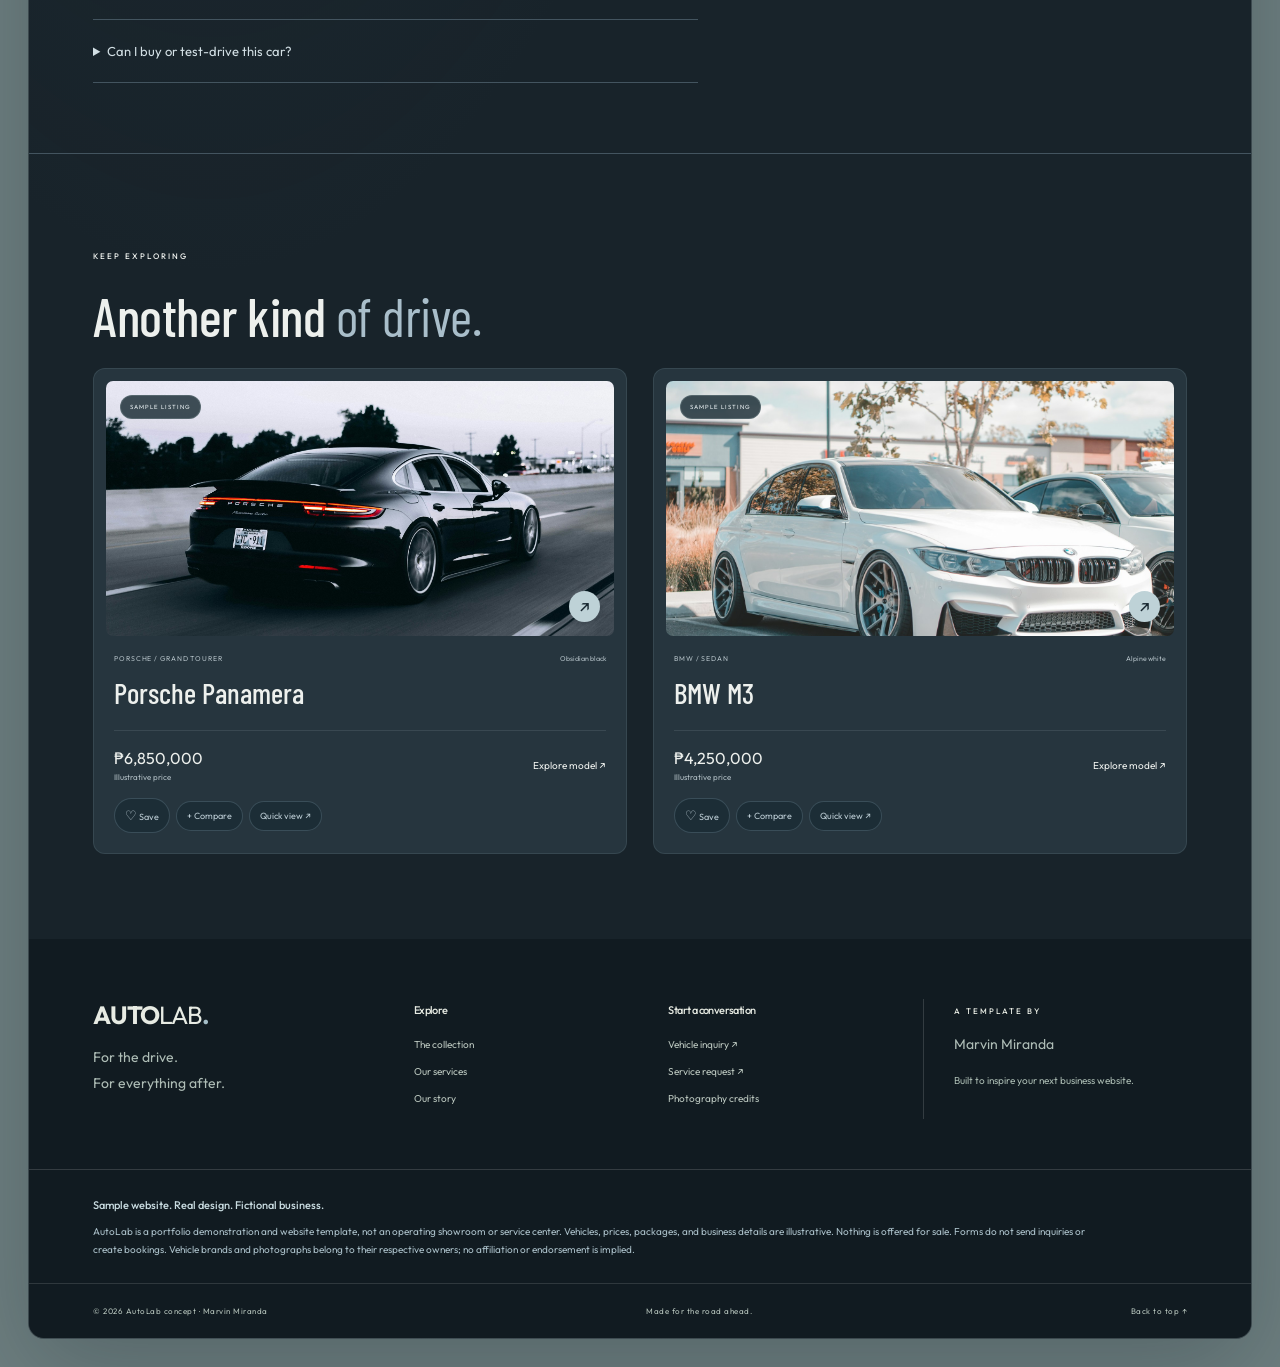
<file: cars/porsche-911/index.html>
<!doctype html>
<html lang="en">
  <head>
    <meta charset="UTF-8" />
    <meta name="viewport" content="width=device-width,initial-scale=1" />
    <meta
      name="description"
      content="AutoLab: a sample automotive showroom and service-center website template by Marvin Miranda. Not a real business."
    />
    <title>Porsche 911 Classic | AutoLab</title>
    <link rel="stylesheet" href="../../style.css" />
  </head>
  <body>
    <a class="skip" href="#main">Skip to content</a>
    <div class="topbar">
      <span>AUTOMOTIVE SHOWROOM & SERVICE CENTER</span
      ><span class="demo-label">DEMO WEBSITE / NO REAL SALES OR BOOKINGS</span>
    </div>
    <header>
      <a class="logo" href="../../">AUTO<span>LAB</span><i>.</i></a
      ><button class="menu-toggle" aria-label="Open navigation" aria-expanded="false">
        Menu ☰
      </button>
      <nav aria-label="Main navigation">
        <a href="../../">Home</a><a aria-current="page" href="../../cars/">The collection</a
        ><a href="../../services/">Our services</a><a href="../../about/">About us</a
        ><a class="nav-cta" href="../../contact/">Let’s talk <span>↗</span></a>
      </nav>
      <div id="header-tools"></div>
    </header>
    <main id="main">
      <div class="crumb wrap">
        <a href="../../">Home</a> / <a href="../../cars/">Cars</a> / Porsche 911 Classic
      </div>
      <section class="model-intro wrap">
        <div>
          <span class="eyebrow">THE TIMELESS ONE</span>
          <h1>Porsche 911 Classic</h1>
          <p>Some shapes never need an introduction.</p>
        </div>
        <div class="model-price">
          ₱7,950,000<small>Illustrative price · no vehicle for sale</small>
        </div>
      </section>
      <section class="wrap model-photo">
        <img src="../../assets/porsche.jpg" alt="Porsche 911 Classic stock photograph" /><span
          >REFERENCE PHOTO / ACTUAL VEHICLE DETAILS MAY DIFFER</span
        >
      </section>
      <section class="wrap detail-grid">
        <div>
          <span class="eyebrow">A CLOSER LOOK</span>
          <h2>A little more<br /><em>about the drive.</em></h2>
          <p>
            An enduring silhouette, a compact coupe, and an invitation to take the scenic route.
            This classic-inspired sample listing celebrates the feeling of a great drive.
          </p>
          <h3>Design highlights</h3>
          <ul class="check-list">
            <li>Classic two-door coupe</li>
            <li>Recognizable rear-engine silhouette</li>
            <li>Timeless silver exterior</li>
          </ul>
          <p class="fine">
            Photographs illustrate the model family. This is a fictional listing, not a verified
            vehicle specification or an offer.
          </p>
          <details>
            <summary>What should a real vehicle listing include?</summary>
            <p>
              A real seller should verify the exact model year, trim, mileage, ownership history,
              condition, service records, and price before publishing.
            </p>
          </details>
          <details>
            <summary>Can I buy or test-drive this car?</summary>
            <p>
              No. AutoLab is a sample website. The inquiry form is a local demonstration and does
              not contact a dealership.
            </p>
          </details>
        </div>
        <aside class="info-panel">
          <span class="eyebrow">SAMPLE VEHICLE OVERVIEW</span>
          <dl>
            <dt>Brand</dt>
            <dd>Porsche</dd>
            <dt>Model</dt>
            <dd>Porsche 911 Classic</dd>
            <dt>Body style</dt>
            <dd>Coupe</dd>
            <dt>Display color</dt>
            <dd>Classic silver</dd>
            <dt>Availability</dt>
            <dd>Demo only</dd>
          </dl>
          <a class="button orange" href="../../contact/?vehicle=porsche-911"
            >Try a vehicle inquiry ↗</a
          >
          <div class="detail-actions" data-car-tools="porsche-911"></div>
          <a class="panel-link" href="../../cars/">← Back to the collection</a>
        </aside>
      </section>
      <section class="wrap section related">
        <span class="eyebrow">KEEP EXPLORING</span>
        <h2>Another kind <em>of drive.</em></h2>
        <div class="car-grid two">
          <article
            class="car-card"
            data-brand="Porsche"
            data-kind="Grand tourer"
            data-name="porsche panamera"
            data-price="6850000"
          >
            <a class="car-image" href="../../cars/porsche-panamera/"
              ><img
                src="../../assets/hero.jpg"
                alt="Porsche Panamera — illustrative stock photograph"
                loading="lazy"
              /><span class="image-tag">SAMPLE LISTING</span><span class="round-arrow">↗</span></a
            >
            <div class="car-meta">
              <span>PORSCHE / GRAND TOURER</span><span>Obsidian black</span>
            </div>
            <h3><a href="../../cars/porsche-panamera/">Porsche Panamera</a></h3>
            <div class="car-bottom">
              <span>₱6,850,000<small>Illustrative price</small></span
              ><a href="../../cars/porsche-panamera/">Explore model ↗</a>
            </div>
            <div class="car-tools" data-car-tools="porsche-panamera"></div>
          </article>
          <article
            class="car-card"
            data-brand="BMW"
            data-kind="Sedan"
            data-name="bmw m3"
            data-price="4250000"
          >
            <a class="car-image" href="../../cars/bmw-m3/"
              ><img
                src="../../assets/bmw.jpg"
                alt="BMW M3 — illustrative stock photograph"
                loading="lazy"
              /><span class="image-tag">SAMPLE LISTING</span><span class="round-arrow">↗</span></a
            >
            <div class="car-meta"><span>BMW / SEDAN</span><span>Alpine white</span></div>
            <h3><a href="../../cars/bmw-m3/">BMW M3</a></h3>
            <div class="car-bottom">
              <span>₱4,250,000<small>Illustrative price</small></span
              ><a href="../../cars/bmw-m3/">Explore model ↗</a>
            </div>
            <div class="car-tools" data-car-tools="bmw-m3"></div>
          </article>
        </div>
      </section>
    </main>
    <footer>
      <div class="footer-top wrap">
        <div>
          <a class="logo" href="../../">AUTO<span>LAB</span><i>.</i></a>
          <p>For the drive.<br />For everything after.</p>
        </div>
        <div>
          <h3>Explore</h3>
          <a href="../../cars/">The collection</a><a href="../../services/">Our services</a
          ><a href="../../about/">Our story</a>
        </div>
        <div>
          <h3>Start a conversation</h3>
          <a href="../../contact/">Vehicle inquiry ↗</a
          ><a href="../../contact/?type=service">Service request ↗</a
          ><a href="../../credits/">Photography credits</a>
        </div>
        <div class="footer-note">
          <span class="eyebrow">A TEMPLATE BY</span>
          <p>Marvin Miranda</p>
          <span>Built to inspire your next business website.</span>
        </div>
      </div>
      <div class="disclaimer wrap">
        <strong>Sample website. Real design. Fictional business.</strong>
        <p>
          AutoLab is a portfolio demonstration and website template, not an operating showroom or
          service center. Vehicles, prices, packages, and business details are illustrative. Nothing
          is offered for sale. Forms do not send inquiries or create bookings. Vehicle brands and
          photographs belong to their respective owners; no affiliation or endorsement is implied.
        </p>
      </div>
      <div class="footer-bottom wrap">
        <span>© 2026 AutoLab concept · Marvin Miranda</span><span>Made for the road ahead.</span
        ><a href="#">Back to top ↑</a>
      </div>
    </footer>
    <script id="autolab-data" type="application/json">
      {
        "cars": [
          {
            "slug": "porsche-panamera",
            "name": "Porsche Panamera",
            "brand": "Porsche",
            "kind": "Grand tourer",
            "image": "hero.jpg",
            "color": "Obsidian black",
            "price": 6850000,
            "tag": "THE GRAND TOURER",
            "intro": "The long way home looks better from here.",
            "description": "A four-door silhouette with a sports-car spirit. This sample listing pairs an expressive design with a cabin made for the journey, whether it’s a city evening or an open weekend.",
            "features": [
              "Four-door grand touring silhouette",
              "Sculpted exterior design",
              "A spacious, driver-focused cabin"
            ]
          },
          {
            "slug": "bmw-m3",
            "name": "BMW M3",
            "brand": "BMW",
            "kind": "Sedan",
            "image": "bmw.jpg",
            "color": "Alpine white",
            "price": 4250000,
            "tag": "THE EVERYDAY THRILL",
            "intro": "A little more character in every commute.",
            "description": "A performance-inspired sedan with an unmistakable stance. Explore a sample vehicle page designed to bring photography, listing details, and the next step together in one place.",
            "features": [
              "Four-door sports sedan",
              "Distinctive kidney grille",
              "Performance-inspired styling"
            ]
          },
          {
            "slug": "porsche-911",
            "name": "Porsche 911 Classic",
            "brand": "Porsche",
            "kind": "Coupe",
            "image": "porsche.jpg",
            "color": "Classic silver",
            "price": 7950000,
            "tag": "THE TIMELESS ONE",
            "intro": "Some shapes never need an introduction.",
            "description": "An enduring silhouette, a compact coupe, and an invitation to take the scenic route. This classic-inspired sample listing celebrates the feeling of a great drive.",
            "features": [
              "Classic two-door coupe",
              "Recognizable rear-engine silhouette",
              "Timeless silver exterior"
            ]
          }
        ],
        "base": "../../",
        "page": "cars/porsche-911"
      }
    </script>
    <div id="react-ui"></div>
    <script defer src="../../assets/react.js"></script>
    <script defer src="../../assets/react-dom.js"></script>
    <script defer src="../../react-app.js"></script>
    <script defer src="../../app.js"></script>
  </body>
</html>
</file>
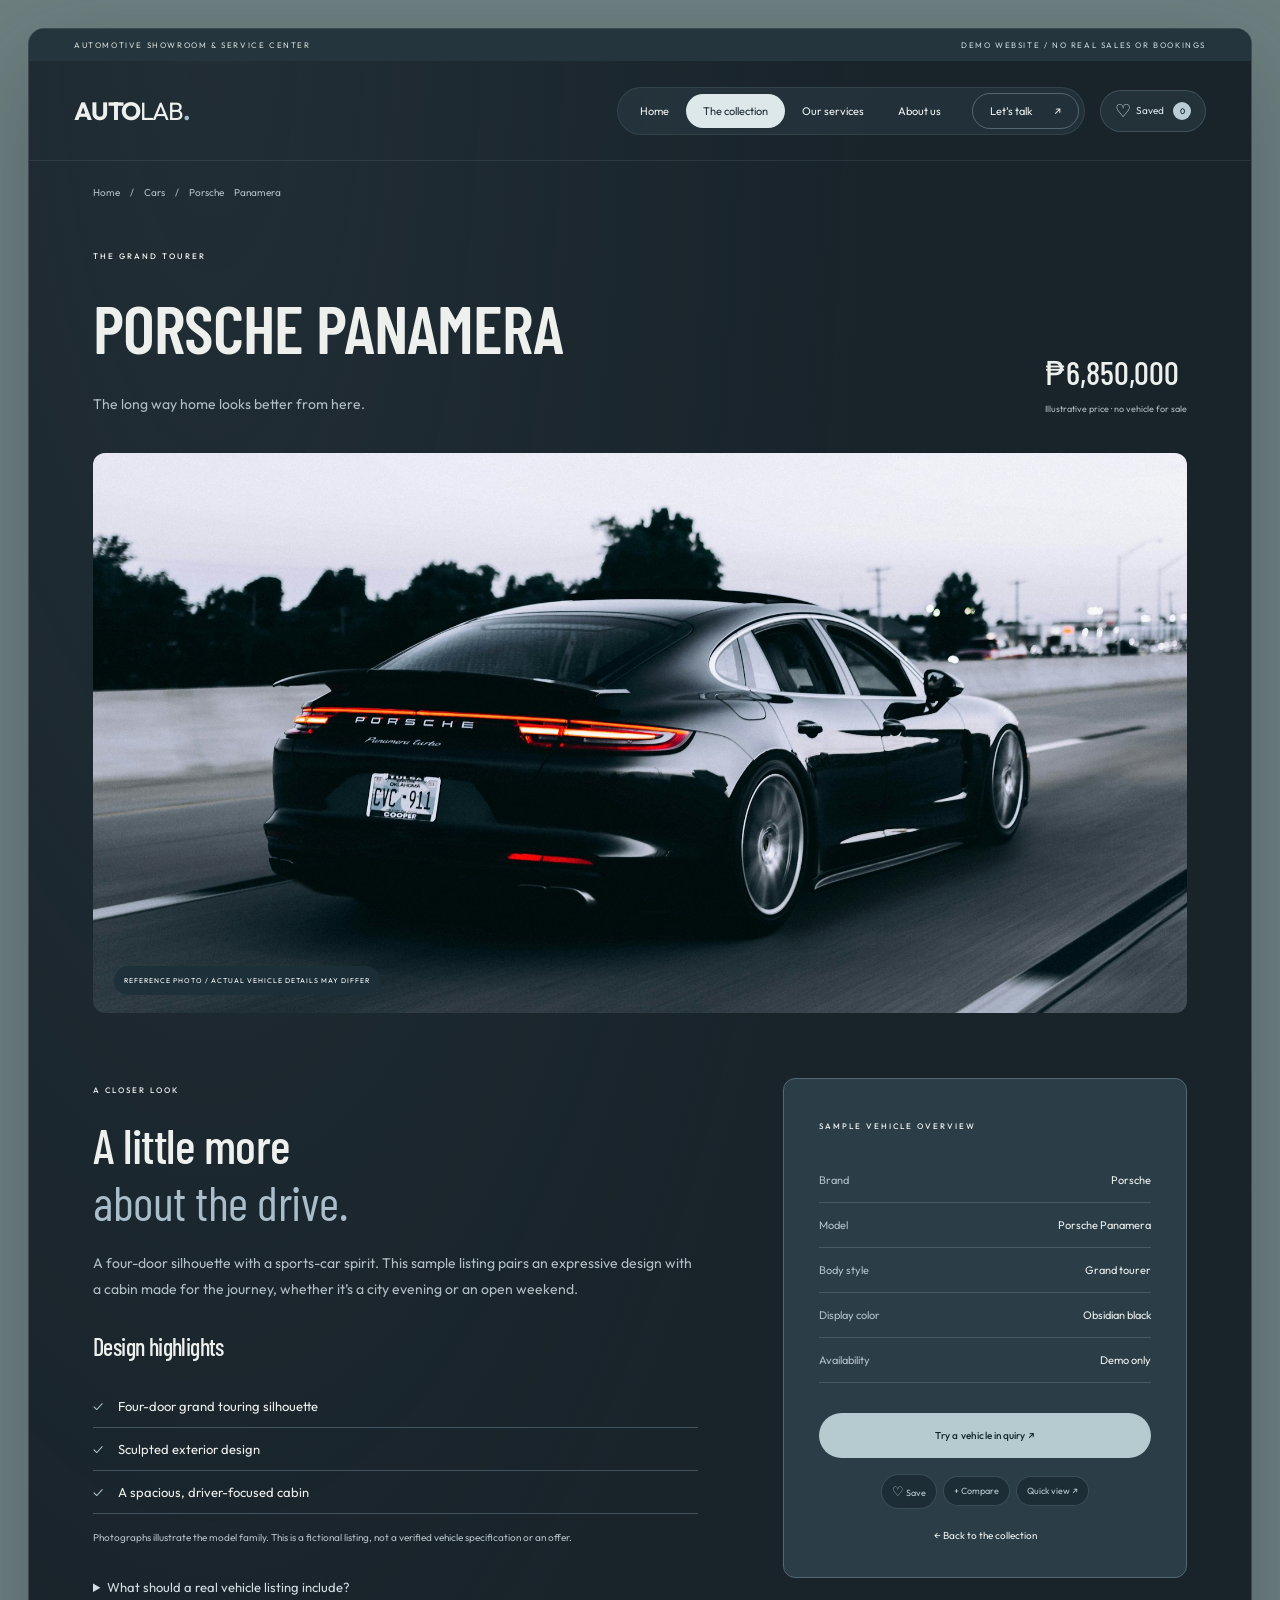
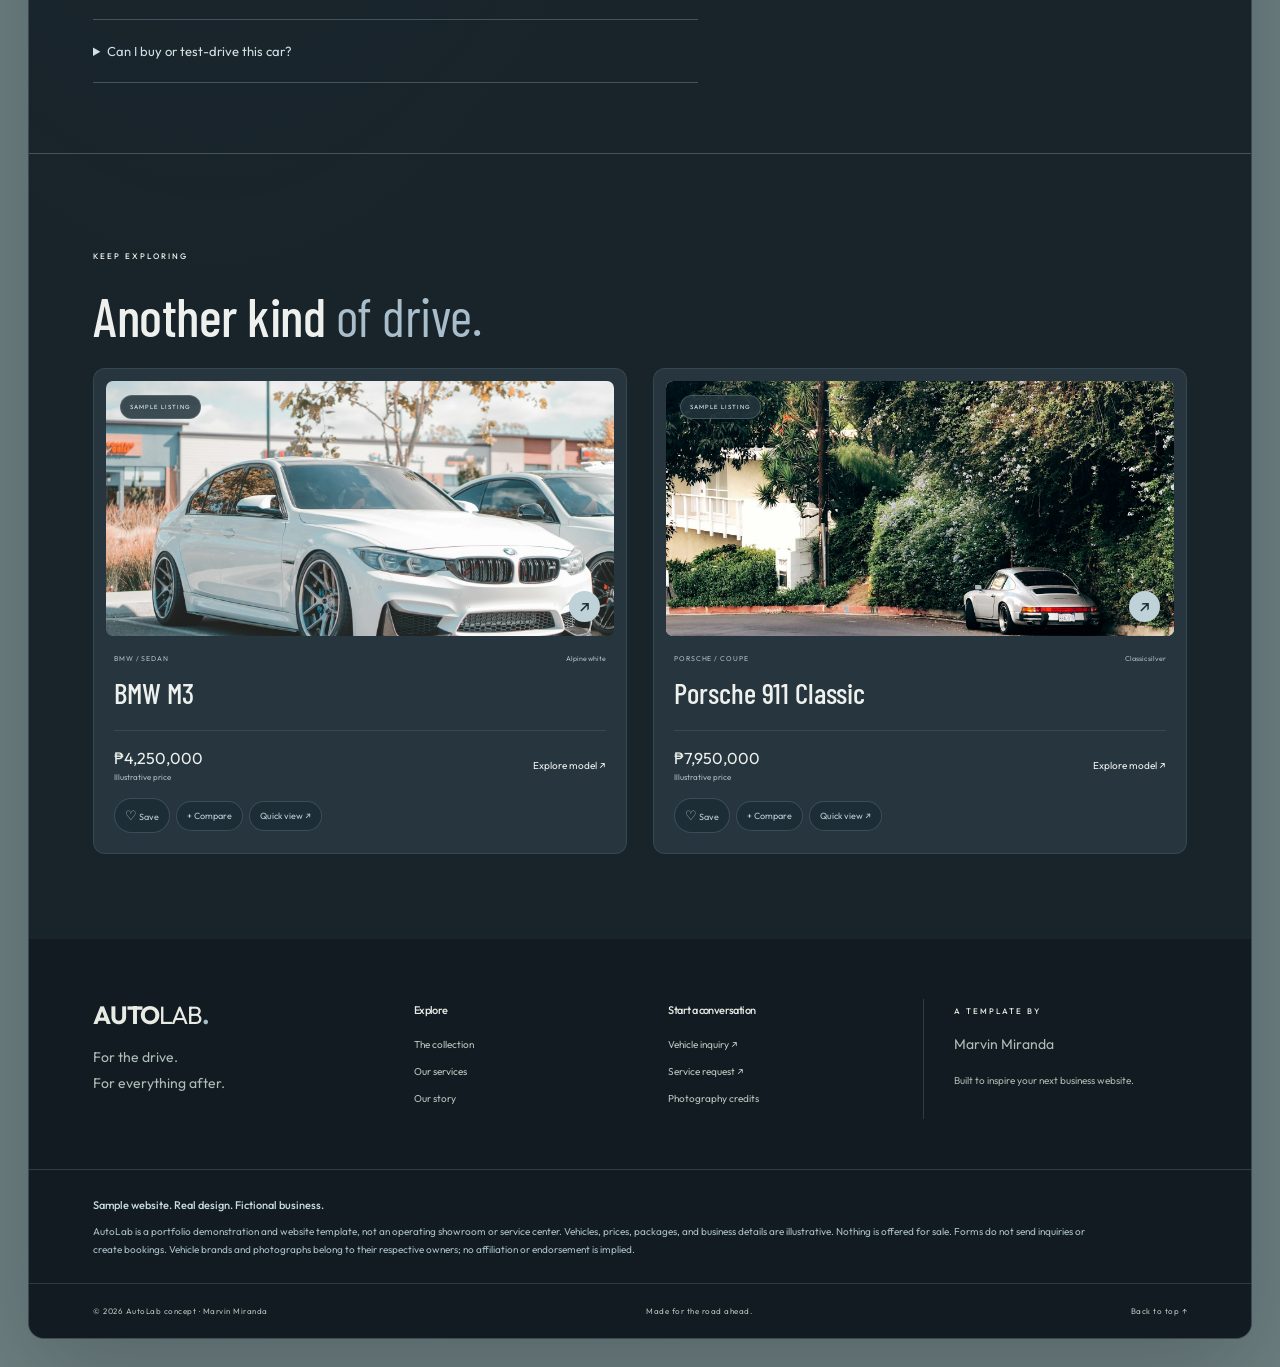
<file: cars/porsche-panamera/index.html>
<!doctype html>
<html lang="en">
  <head>
    <meta charset="UTF-8" />
    <meta name="viewport" content="width=device-width,initial-scale=1" />
    <meta
      name="description"
      content="AutoLab: a sample automotive showroom and service-center website template by Marvin Miranda. Not a real business."
    />
    <title>Porsche Panamera | AutoLab</title>
    <link rel="stylesheet" href="../../style.css" />
  </head>
  <body>
    <a class="skip" href="#main">Skip to content</a>
    <div class="topbar">
      <span>AUTOMOTIVE SHOWROOM & SERVICE CENTER</span
      ><span class="demo-label">DEMO WEBSITE / NO REAL SALES OR BOOKINGS</span>
    </div>
    <header>
      <a class="logo" href="../../">AUTO<span>LAB</span><i>.</i></a
      ><button class="menu-toggle" aria-label="Open navigation" aria-expanded="false">
        Menu ☰
      </button>
      <nav aria-label="Main navigation">
        <a href="../../">Home</a><a aria-current="page" href="../../cars/">The collection</a
        ><a href="../../services/">Our services</a><a href="../../about/">About us</a
        ><a class="nav-cta" href="../../contact/">Let’s talk <span>↗</span></a>
      </nav>
      <div id="header-tools"></div>
    </header>
    <main id="main">
      <div class="crumb wrap">
        <a href="../../">Home</a> / <a href="../../cars/">Cars</a> / Porsche Panamera
      </div>
      <section class="model-intro wrap">
        <div>
          <span class="eyebrow">THE GRAND TOURER</span>
          <h1>Porsche Panamera</h1>
          <p>The long way home looks better from here.</p>
        </div>
        <div class="model-price">
          ₱6,850,000<small>Illustrative price · no vehicle for sale</small>
        </div>
      </section>
      <section class="wrap model-photo">
        <img src="../../assets/hero.jpg" alt="Porsche Panamera stock photograph" /><span
          >REFERENCE PHOTO / ACTUAL VEHICLE DETAILS MAY DIFFER</span
        >
      </section>
      <section class="wrap detail-grid">
        <div>
          <span class="eyebrow">A CLOSER LOOK</span>
          <h2>A little more<br /><em>about the drive.</em></h2>
          <p>
            A four-door silhouette with a sports-car spirit. This sample listing pairs an expressive
            design with a cabin made for the journey, whether it’s a city evening or an open
            weekend.
          </p>
          <h3>Design highlights</h3>
          <ul class="check-list">
            <li>Four-door grand touring silhouette</li>
            <li>Sculpted exterior design</li>
            <li>A spacious, driver-focused cabin</li>
          </ul>
          <p class="fine">
            Photographs illustrate the model family. This is a fictional listing, not a verified
            vehicle specification or an offer.
          </p>
          <details>
            <summary>What should a real vehicle listing include?</summary>
            <p>
              A real seller should verify the exact model year, trim, mileage, ownership history,
              condition, service records, and price before publishing.
            </p>
          </details>
          <details>
            <summary>Can I buy or test-drive this car?</summary>
            <p>
              No. AutoLab is a sample website. The inquiry form is a local demonstration and does
              not contact a dealership.
            </p>
          </details>
        </div>
        <aside class="info-panel">
          <span class="eyebrow">SAMPLE VEHICLE OVERVIEW</span>
          <dl>
            <dt>Brand</dt>
            <dd>Porsche</dd>
            <dt>Model</dt>
            <dd>Porsche Panamera</dd>
            <dt>Body style</dt>
            <dd>Grand tourer</dd>
            <dt>Display color</dt>
            <dd>Obsidian black</dd>
            <dt>Availability</dt>
            <dd>Demo only</dd>
          </dl>
          <a class="button orange" href="../../contact/?vehicle=porsche-panamera"
            >Try a vehicle inquiry ↗</a
          >
          <div class="detail-actions" data-car-tools="porsche-panamera"></div>
          <a class="panel-link" href="../../cars/">← Back to the collection</a>
        </aside>
      </section>
      <section class="wrap section related">
        <span class="eyebrow">KEEP EXPLORING</span>
        <h2>Another kind <em>of drive.</em></h2>
        <div class="car-grid two">
          <article
            class="car-card"
            data-brand="BMW"
            data-kind="Sedan"
            data-name="bmw m3"
            data-price="4250000"
          >
            <a class="car-image" href="../../cars/bmw-m3/"
              ><img
                src="../../assets/bmw.jpg"
                alt="BMW M3 — illustrative stock photograph"
                loading="lazy"
              /><span class="image-tag">SAMPLE LISTING</span><span class="round-arrow">↗</span></a
            >
            <div class="car-meta"><span>BMW / SEDAN</span><span>Alpine white</span></div>
            <h3><a href="../../cars/bmw-m3/">BMW M3</a></h3>
            <div class="car-bottom">
              <span>₱4,250,000<small>Illustrative price</small></span
              ><a href="../../cars/bmw-m3/">Explore model ↗</a>
            </div>
            <div class="car-tools" data-car-tools="bmw-m3"></div>
          </article>
          <article
            class="car-card"
            data-brand="Porsche"
            data-kind="Coupe"
            data-name="porsche 911 classic"
            data-price="7950000"
          >
            <a class="car-image" href="../../cars/porsche-911/"
              ><img
                src="../../assets/porsche.jpg"
                alt="Porsche 911 Classic — illustrative stock photograph"
                loading="lazy"
              /><span class="image-tag">SAMPLE LISTING</span><span class="round-arrow">↗</span></a
            >
            <div class="car-meta"><span>PORSCHE / COUPE</span><span>Classic silver</span></div>
            <h3><a href="../../cars/porsche-911/">Porsche 911 Classic</a></h3>
            <div class="car-bottom">
              <span>₱7,950,000<small>Illustrative price</small></span
              ><a href="../../cars/porsche-911/">Explore model ↗</a>
            </div>
            <div class="car-tools" data-car-tools="porsche-911"></div>
          </article>
        </div>
      </section>
    </main>
    <footer>
      <div class="footer-top wrap">
        <div>
          <a class="logo" href="../../">AUTO<span>LAB</span><i>.</i></a>
          <p>For the drive.<br />For everything after.</p>
        </div>
        <div>
          <h3>Explore</h3>
          <a href="../../cars/">The collection</a><a href="../../services/">Our services</a
          ><a href="../../about/">Our story</a>
        </div>
        <div>
          <h3>Start a conversation</h3>
          <a href="../../contact/">Vehicle inquiry ↗</a
          ><a href="../../contact/?type=service">Service request ↗</a
          ><a href="../../credits/">Photography credits</a>
        </div>
        <div class="footer-note">
          <span class="eyebrow">A TEMPLATE BY</span>
          <p>Marvin Miranda</p>
          <span>Built to inspire your next business website.</span>
        </div>
      </div>
      <div class="disclaimer wrap">
        <strong>Sample website. Real design. Fictional business.</strong>
        <p>
          AutoLab is a portfolio demonstration and website template, not an operating showroom or
          service center. Vehicles, prices, packages, and business details are illustrative. Nothing
          is offered for sale. Forms do not send inquiries or create bookings. Vehicle brands and
          photographs belong to their respective owners; no affiliation or endorsement is implied.
        </p>
      </div>
      <div class="footer-bottom wrap">
        <span>© 2026 AutoLab concept · Marvin Miranda</span><span>Made for the road ahead.</span
        ><a href="#">Back to top ↑</a>
      </div>
    </footer>
    <script id="autolab-data" type="application/json">
      {
        "cars": [
          {
            "slug": "porsche-panamera",
            "name": "Porsche Panamera",
            "brand": "Porsche",
            "kind": "Grand tourer",
            "image": "hero.jpg",
            "color": "Obsidian black",
            "price": 6850000,
            "tag": "THE GRAND TOURER",
            "intro": "The long way home looks better from here.",
            "description": "A four-door silhouette with a sports-car spirit. This sample listing pairs an expressive design with a cabin made for the journey, whether it’s a city evening or an open weekend.",
            "features": [
              "Four-door grand touring silhouette",
              "Sculpted exterior design",
              "A spacious, driver-focused cabin"
            ]
          },
          {
            "slug": "bmw-m3",
            "name": "BMW M3",
            "brand": "BMW",
            "kind": "Sedan",
            "image": "bmw.jpg",
            "color": "Alpine white",
            "price": 4250000,
            "tag": "THE EVERYDAY THRILL",
            "intro": "A little more character in every commute.",
            "description": "A performance-inspired sedan with an unmistakable stance. Explore a sample vehicle page designed to bring photography, listing details, and the next step together in one place.",
            "features": [
              "Four-door sports sedan",
              "Distinctive kidney grille",
              "Performance-inspired styling"
            ]
          },
          {
            "slug": "porsche-911",
            "name": "Porsche 911 Classic",
            "brand": "Porsche",
            "kind": "Coupe",
            "image": "porsche.jpg",
            "color": "Classic silver",
            "price": 7950000,
            "tag": "THE TIMELESS ONE",
            "intro": "Some shapes never need an introduction.",
            "description": "An enduring silhouette, a compact coupe, and an invitation to take the scenic route. This classic-inspired sample listing celebrates the feeling of a great drive.",
            "features": [
              "Classic two-door coupe",
              "Recognizable rear-engine silhouette",
              "Timeless silver exterior"
            ]
          }
        ],
        "base": "../../",
        "page": "cars/porsche-panamera"
      }
    </script>
    <div id="react-ui"></div>
    <script defer src="../../assets/react.js"></script>
    <script defer src="../../assets/react-dom.js"></script>
    <script defer src="../../react-app.js"></script>
    <script defer src="../../app.js"></script>
  </body>
</html>
</file>
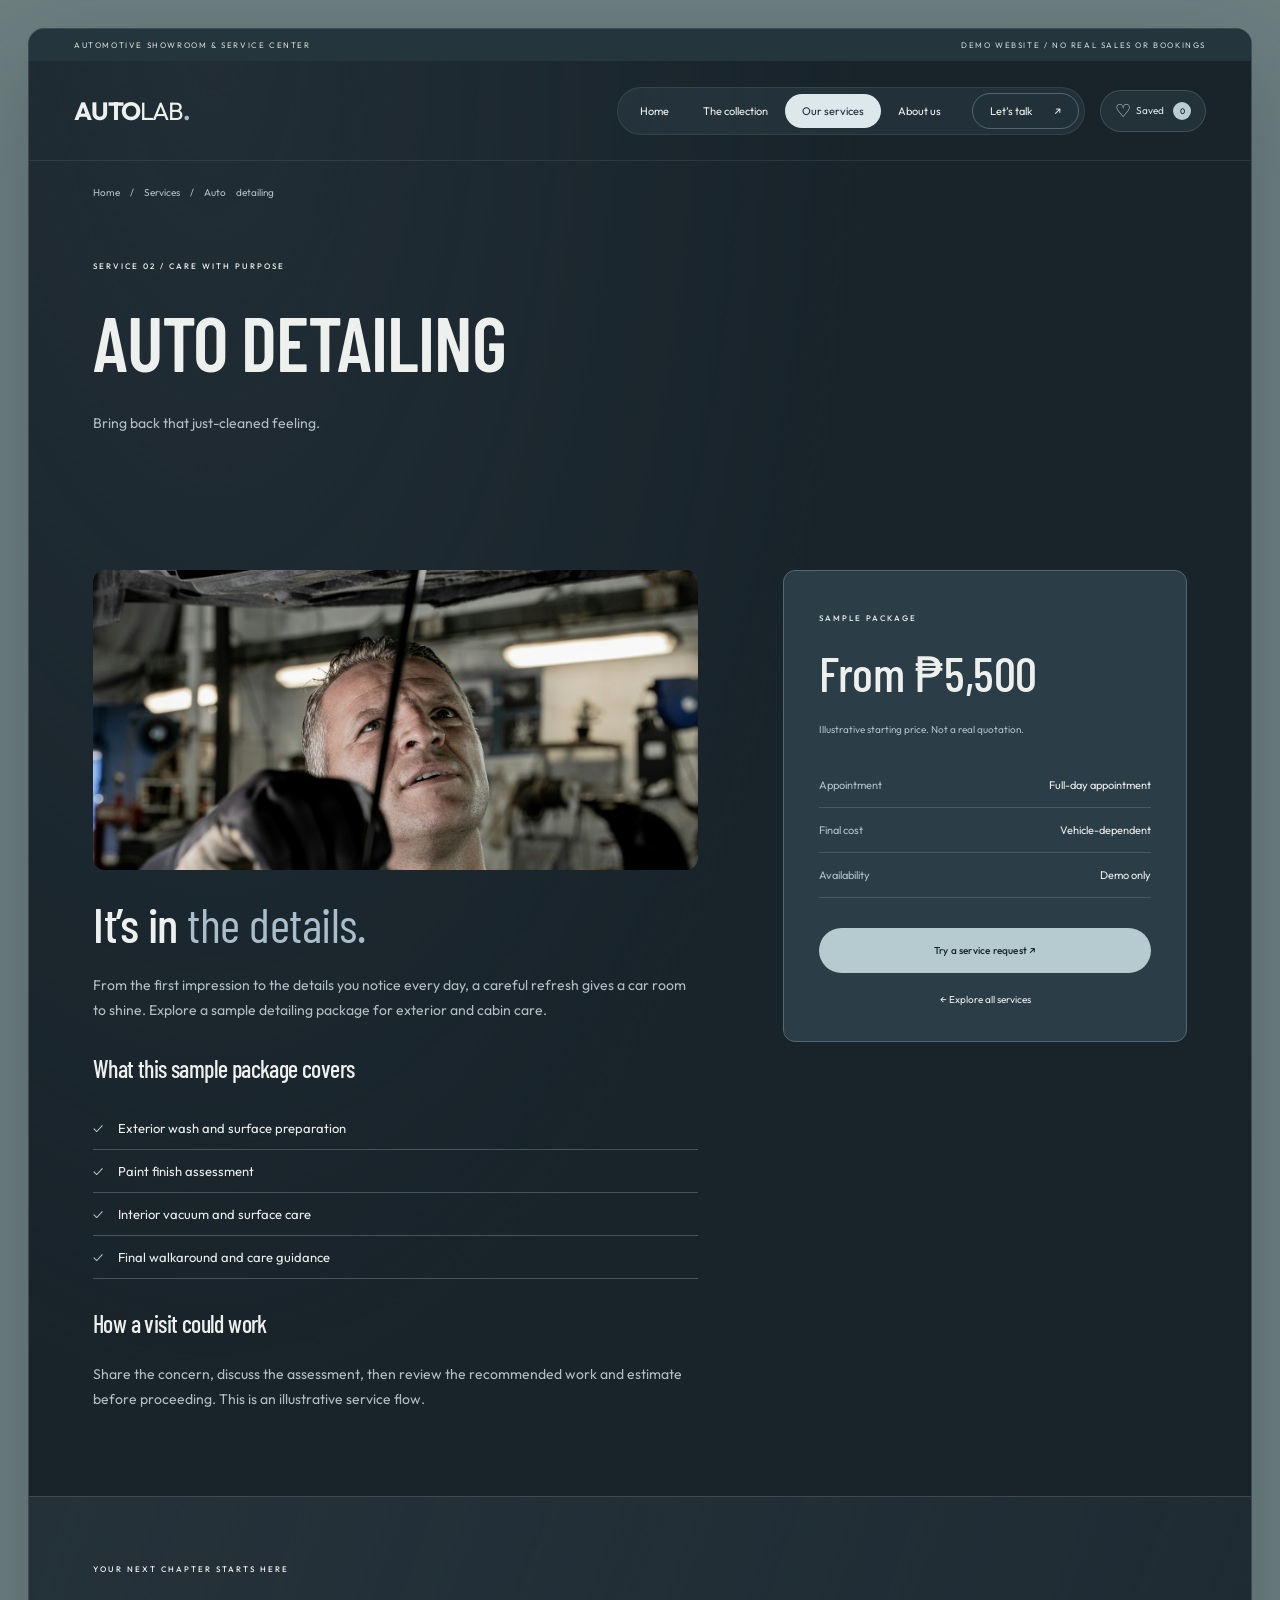
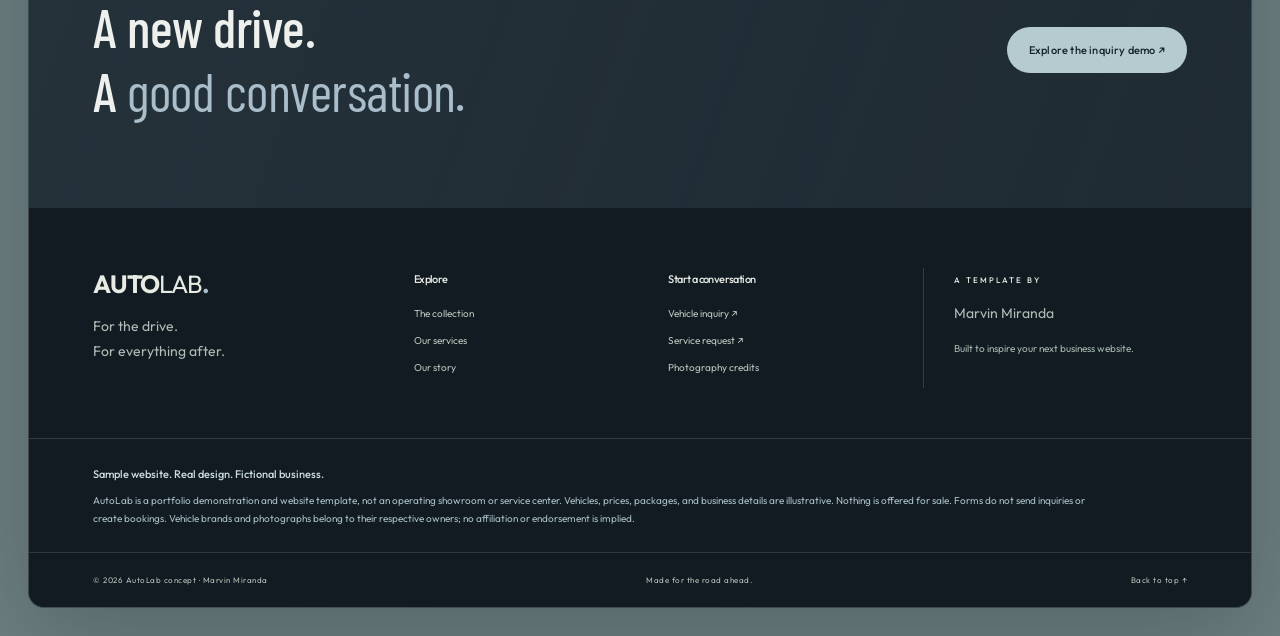
<file: services/auto-detailing/index.html>
<!doctype html>
<html lang="en">
  <head>
    <meta charset="UTF-8" />
    <meta name="viewport" content="width=device-width,initial-scale=1" />
    <meta
      name="description"
      content="AutoLab: a sample automotive showroom and service-center website template by Marvin Miranda. Not a real business."
    />
    <title>Auto detailing | AutoLab</title>
    <link rel="stylesheet" href="../../style.css" />
  </head>
  <body>
    <a class="skip" href="#main">Skip to content</a>
    <div class="topbar">
      <span>AUTOMOTIVE SHOWROOM & SERVICE CENTER</span
      ><span class="demo-label">DEMO WEBSITE / NO REAL SALES OR BOOKINGS</span>
    </div>
    <header>
      <a class="logo" href="../../">AUTO<span>LAB</span><i>.</i></a
      ><button class="menu-toggle" aria-label="Open navigation" aria-expanded="false">
        Menu ☰
      </button>
      <nav aria-label="Main navigation">
        <a href="../../">Home</a><a href="../../cars/">The collection</a
        ><a aria-current="page" href="../../services/">Our services</a
        ><a href="../../about/">About us</a
        ><a class="nav-cta" href="../../contact/">Let’s talk <span>↗</span></a>
      </nav>
      <div id="header-tools"></div>
    </header>
    <main id="main">
      <div class="crumb wrap">
        <a href="../../">Home</a> / <a href="../../services/">Services</a> / Auto detailing
      </div>
      <section class="page-intro wrap">
        <span class="eyebrow">SERVICE 02 / CARE WITH PURPOSE</span>
        <h1>Auto detailing</h1>
        <p>Bring back that just-cleaned feeling.</p>
      </section>
      <section class="wrap detail-grid service-detail">
        <div>
          <img
            class="service-detail-photo"
            src="../../assets/workshop.jpg"
            alt="Automotive workshop reference photograph"
          />
          <h2>It’s in <em>the details.</em></h2>
          <p>
            From the first impression to the details you notice every day, a careful refresh gives a
            car room to shine. Explore a sample detailing package for exterior and cabin care.
          </p>
          <h3>What this sample package covers</h3>
          <ul class="check-list">
            <li>Exterior wash and surface preparation</li>
            <li>Paint finish assessment</li>
            <li>Interior vacuum and surface care</li>
            <li>Final walkaround and care guidance</li>
          </ul>
          <h3>How a visit could work</h3>
          <p>
            Share the concern, discuss the assessment, then review the recommended work and estimate
            before proceeding. This is an illustrative service flow.
          </p>
        </div>
        <aside class="info-panel">
          <span class="eyebrow">SAMPLE PACKAGE</span>
          <h2>From ₱5,500</h2>
          <p class="fine">Illustrative starting price. Not a real quotation.</p>
          <dl>
            <dt>Appointment</dt>
            <dd>Full-day appointment</dd>
            <dt>Final cost</dt>
            <dd>Vehicle-dependent</dd>
            <dt>Availability</dt>
            <dd>Demo only</dd>
          </dl>
          <a class="button orange" href="../../contact/?service=auto-detailing&type=service"
            >Try a service request ↗</a
          ><a class="panel-link" href="../../services/">← Explore all services</a>
        </aside>
      </section>
      <section class="cta wrap">
        <div>
          <span class="eyebrow">YOUR NEXT CHAPTER STARTS HERE</span>
          <h2>A new drive.<br />A <em>good conversation.</em></h2>
        </div>
        <a class="button orange" href="../../contact/">Explore the inquiry demo ↗</a>
      </section>
    </main>
    <footer>
      <div class="footer-top wrap">
        <div>
          <a class="logo" href="../../">AUTO<span>LAB</span><i>.</i></a>
          <p>For the drive.<br />For everything after.</p>
        </div>
        <div>
          <h3>Explore</h3>
          <a href="../../cars/">The collection</a><a href="../../services/">Our services</a
          ><a href="../../about/">Our story</a>
        </div>
        <div>
          <h3>Start a conversation</h3>
          <a href="../../contact/">Vehicle inquiry ↗</a
          ><a href="../../contact/?type=service">Service request ↗</a
          ><a href="../../credits/">Photography credits</a>
        </div>
        <div class="footer-note">
          <span class="eyebrow">A TEMPLATE BY</span>
          <p>Marvin Miranda</p>
          <span>Built to inspire your next business website.</span>
        </div>
      </div>
      <div class="disclaimer wrap">
        <strong>Sample website. Real design. Fictional business.</strong>
        <p>
          AutoLab is a portfolio demonstration and website template, not an operating showroom or
          service center. Vehicles, prices, packages, and business details are illustrative. Nothing
          is offered for sale. Forms do not send inquiries or create bookings. Vehicle brands and
          photographs belong to their respective owners; no affiliation or endorsement is implied.
        </p>
      </div>
      <div class="footer-bottom wrap">
        <span>© 2026 AutoLab concept · Marvin Miranda</span><span>Made for the road ahead.</span
        ><a href="#">Back to top ↑</a>
      </div>
    </footer>
    <script id="autolab-data" type="application/json">
      {
        "cars": [
          {
            "slug": "porsche-panamera",
            "name": "Porsche Panamera",
            "brand": "Porsche",
            "kind": "Grand tourer",
            "image": "hero.jpg",
            "color": "Obsidian black",
            "price": 6850000,
            "tag": "THE GRAND TOURER",
            "intro": "The long way home looks better from here.",
            "description": "A four-door silhouette with a sports-car spirit. This sample listing pairs an expressive design with a cabin made for the journey, whether it’s a city evening or an open weekend.",
            "features": [
              "Four-door grand touring silhouette",
              "Sculpted exterior design",
              "A spacious, driver-focused cabin"
            ]
          },
          {
            "slug": "bmw-m3",
            "name": "BMW M3",
            "brand": "BMW",
            "kind": "Sedan",
            "image": "bmw.jpg",
            "color": "Alpine white",
            "price": 4250000,
            "tag": "THE EVERYDAY THRILL",
            "intro": "A little more character in every commute.",
            "description": "A performance-inspired sedan with an unmistakable stance. Explore a sample vehicle page designed to bring photography, listing details, and the next step together in one place.",
            "features": [
              "Four-door sports sedan",
              "Distinctive kidney grille",
              "Performance-inspired styling"
            ]
          },
          {
            "slug": "porsche-911",
            "name": "Porsche 911 Classic",
            "brand": "Porsche",
            "kind": "Coupe",
            "image": "porsche.jpg",
            "color": "Classic silver",
            "price": 7950000,
            "tag": "THE TIMELESS ONE",
            "intro": "Some shapes never need an introduction.",
            "description": "An enduring silhouette, a compact coupe, and an invitation to take the scenic route. This classic-inspired sample listing celebrates the feeling of a great drive.",
            "features": [
              "Classic two-door coupe",
              "Recognizable rear-engine silhouette",
              "Timeless silver exterior"
            ]
          }
        ],
        "base": "../../",
        "page": "services/auto-detailing"
      }
    </script>
    <div id="react-ui"></div>
    <script defer src="../../assets/react.js"></script>
    <script defer src="../../assets/react-dom.js"></script>
    <script defer src="../../react-app.js"></script>
    <script defer src="../../app.js"></script>
  </body>
</html>
</file>
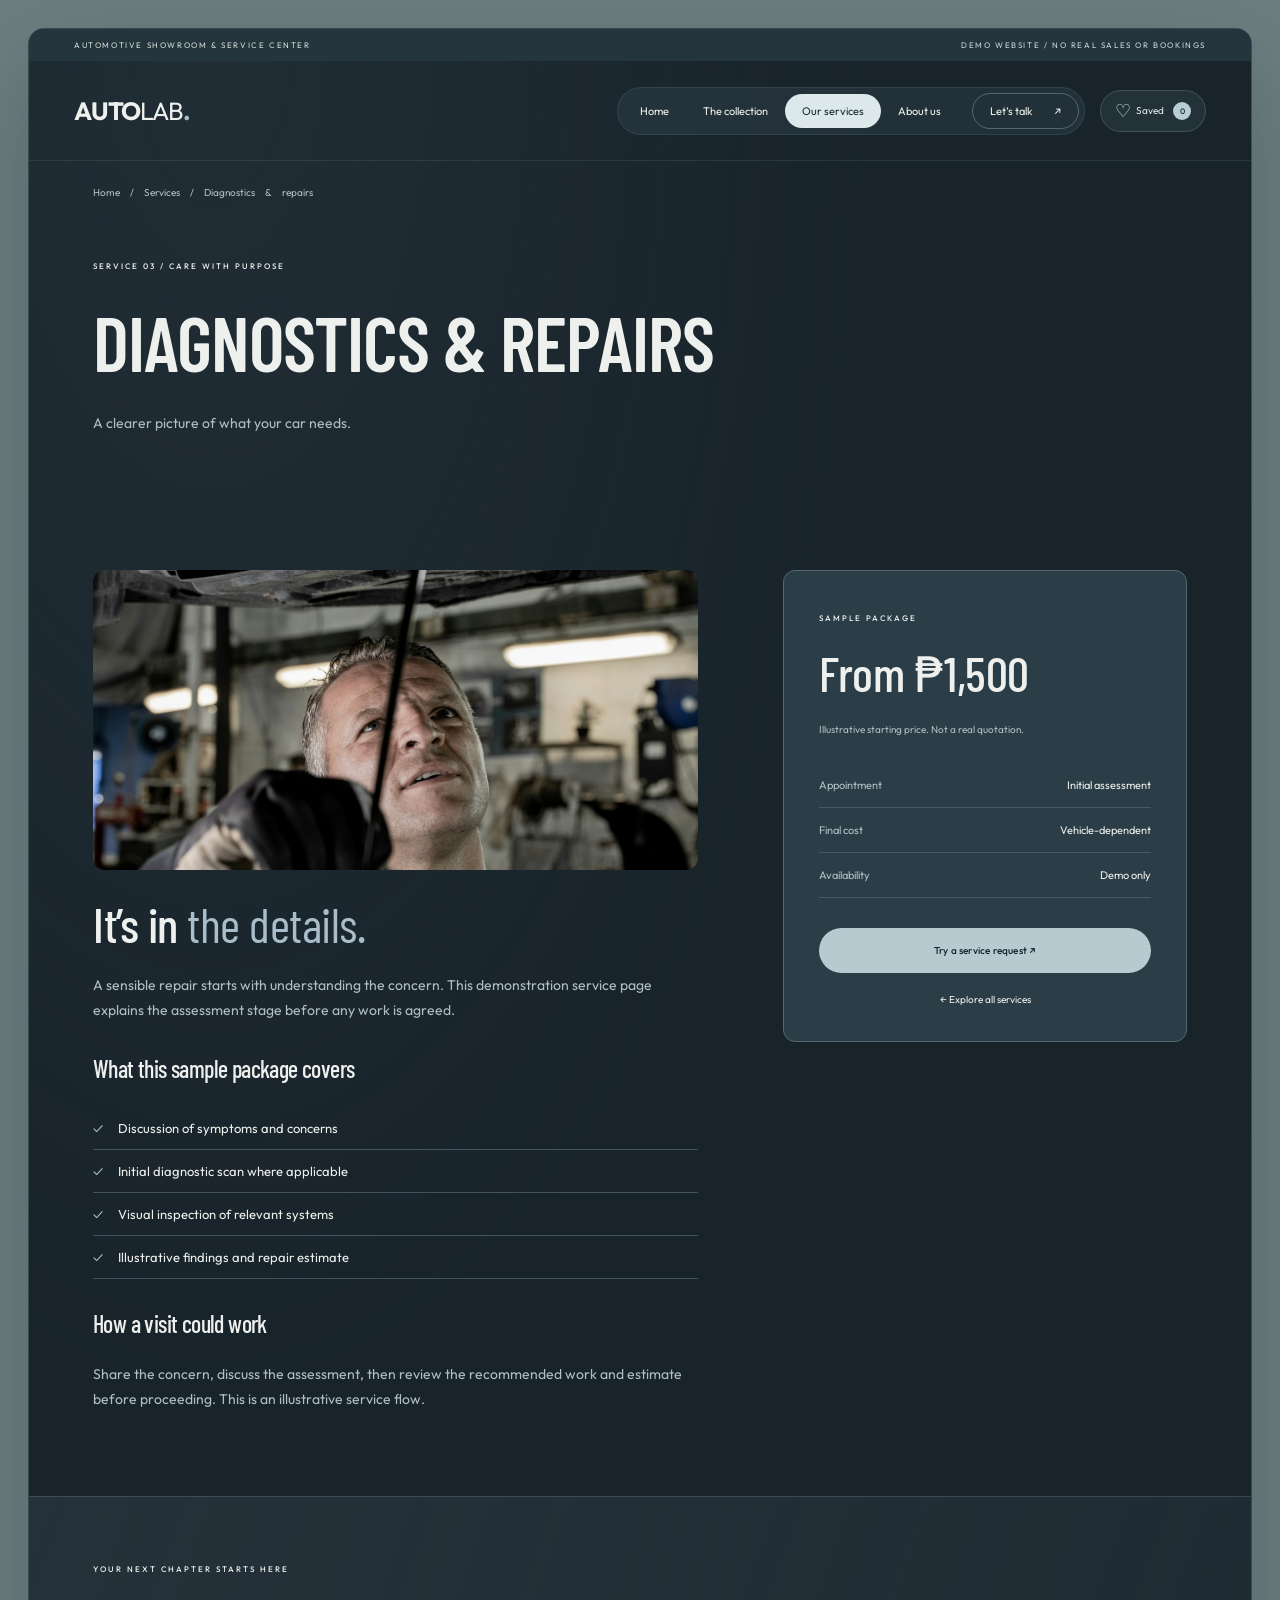
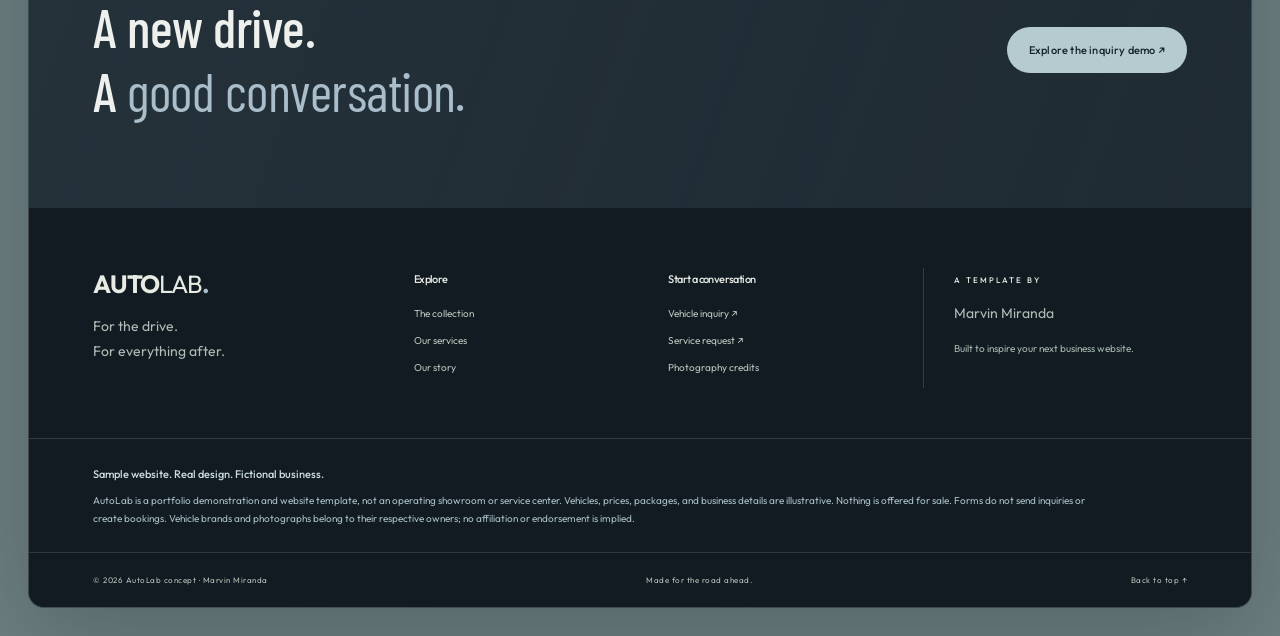
<file: services/diagnostics-repairs/index.html>
<!doctype html>
<html lang="en">
  <head>
    <meta charset="UTF-8" />
    <meta name="viewport" content="width=device-width,initial-scale=1" />
    <meta
      name="description"
      content="AutoLab: a sample automotive showroom and service-center website template by Marvin Miranda. Not a real business."
    />
    <title>Diagnostics &amp; repairs | AutoLab</title>
    <link rel="stylesheet" href="../../style.css" />
  </head>
  <body>
    <a class="skip" href="#main">Skip to content</a>
    <div class="topbar">
      <span>AUTOMOTIVE SHOWROOM & SERVICE CENTER</span
      ><span class="demo-label">DEMO WEBSITE / NO REAL SALES OR BOOKINGS</span>
    </div>
    <header>
      <a class="logo" href="../../">AUTO<span>LAB</span><i>.</i></a
      ><button class="menu-toggle" aria-label="Open navigation" aria-expanded="false">
        Menu ☰
      </button>
      <nav aria-label="Main navigation">
        <a href="../../">Home</a><a href="../../cars/">The collection</a
        ><a aria-current="page" href="../../services/">Our services</a
        ><a href="../../about/">About us</a
        ><a class="nav-cta" href="../../contact/">Let’s talk <span>↗</span></a>
      </nav>
      <div id="header-tools"></div>
    </header>
    <main id="main">
      <div class="crumb wrap">
        <a href="../../">Home</a> / <a href="../../services/">Services</a> / Diagnostics & repairs
      </div>
      <section class="page-intro wrap">
        <span class="eyebrow">SERVICE 03 / CARE WITH PURPOSE</span>
        <h1>Diagnostics & repairs</h1>
        <p>A clearer picture of what your car needs.</p>
      </section>
      <section class="wrap detail-grid service-detail">
        <div>
          <img
            class="service-detail-photo"
            src="../../assets/workshop.jpg"
            alt="Automotive workshop reference photograph"
          />
          <h2>It’s in <em>the details.</em></h2>
          <p>
            A sensible repair starts with understanding the concern. This demonstration service page
            explains the assessment stage before any work is agreed.
          </p>
          <h3>What this sample package covers</h3>
          <ul class="check-list">
            <li>Discussion of symptoms and concerns</li>
            <li>Initial diagnostic scan where applicable</li>
            <li>Visual inspection of relevant systems</li>
            <li>Illustrative findings and repair estimate</li>
          </ul>
          <h3>How a visit could work</h3>
          <p>
            Share the concern, discuss the assessment, then review the recommended work and estimate
            before proceeding. This is an illustrative service flow.
          </p>
        </div>
        <aside class="info-panel">
          <span class="eyebrow">SAMPLE PACKAGE</span>
          <h2>From ₱1,500</h2>
          <p class="fine">Illustrative starting price. Not a real quotation.</p>
          <dl>
            <dt>Appointment</dt>
            <dd>Initial assessment</dd>
            <dt>Final cost</dt>
            <dd>Vehicle-dependent</dd>
            <dt>Availability</dt>
            <dd>Demo only</dd>
          </dl>
          <a class="button orange" href="../../contact/?service=diagnostics-repairs&type=service"
            >Try a service request ↗</a
          ><a class="panel-link" href="../../services/">← Explore all services</a>
        </aside>
      </section>
      <section class="cta wrap">
        <div>
          <span class="eyebrow">YOUR NEXT CHAPTER STARTS HERE</span>
          <h2>A new drive.<br />A <em>good conversation.</em></h2>
        </div>
        <a class="button orange" href="../../contact/">Explore the inquiry demo ↗</a>
      </section>
    </main>
    <footer>
      <div class="footer-top wrap">
        <div>
          <a class="logo" href="../../">AUTO<span>LAB</span><i>.</i></a>
          <p>For the drive.<br />For everything after.</p>
        </div>
        <div>
          <h3>Explore</h3>
          <a href="../../cars/">The collection</a><a href="../../services/">Our services</a
          ><a href="../../about/">Our story</a>
        </div>
        <div>
          <h3>Start a conversation</h3>
          <a href="../../contact/">Vehicle inquiry ↗</a
          ><a href="../../contact/?type=service">Service request ↗</a
          ><a href="../../credits/">Photography credits</a>
        </div>
        <div class="footer-note">
          <span class="eyebrow">A TEMPLATE BY</span>
          <p>Marvin Miranda</p>
          <span>Built to inspire your next business website.</span>
        </div>
      </div>
      <div class="disclaimer wrap">
        <strong>Sample website. Real design. Fictional business.</strong>
        <p>
          AutoLab is a portfolio demonstration and website template, not an operating showroom or
          service center. Vehicles, prices, packages, and business details are illustrative. Nothing
          is offered for sale. Forms do not send inquiries or create bookings. Vehicle brands and
          photographs belong to their respective owners; no affiliation or endorsement is implied.
        </p>
      </div>
      <div class="footer-bottom wrap">
        <span>© 2026 AutoLab concept · Marvin Miranda</span><span>Made for the road ahead.</span
        ><a href="#">Back to top ↑</a>
      </div>
    </footer>
    <script id="autolab-data" type="application/json">
      {
        "cars": [
          {
            "slug": "porsche-panamera",
            "name": "Porsche Panamera",
            "brand": "Porsche",
            "kind": "Grand tourer",
            "image": "hero.jpg",
            "color": "Obsidian black",
            "price": 6850000,
            "tag": "THE GRAND TOURER",
            "intro": "The long way home looks better from here.",
            "description": "A four-door silhouette with a sports-car spirit. This sample listing pairs an expressive design with a cabin made for the journey, whether it’s a city evening or an open weekend.",
            "features": [
              "Four-door grand touring silhouette",
              "Sculpted exterior design",
              "A spacious, driver-focused cabin"
            ]
          },
          {
            "slug": "bmw-m3",
            "name": "BMW M3",
            "brand": "BMW",
            "kind": "Sedan",
            "image": "bmw.jpg",
            "color": "Alpine white",
            "price": 4250000,
            "tag": "THE EVERYDAY THRILL",
            "intro": "A little more character in every commute.",
            "description": "A performance-inspired sedan with an unmistakable stance. Explore a sample vehicle page designed to bring photography, listing details, and the next step together in one place.",
            "features": [
              "Four-door sports sedan",
              "Distinctive kidney grille",
              "Performance-inspired styling"
            ]
          },
          {
            "slug": "porsche-911",
            "name": "Porsche 911 Classic",
            "brand": "Porsche",
            "kind": "Coupe",
            "image": "porsche.jpg",
            "color": "Classic silver",
            "price": 7950000,
            "tag": "THE TIMELESS ONE",
            "intro": "Some shapes never need an introduction.",
            "description": "An enduring silhouette, a compact coupe, and an invitation to take the scenic route. This classic-inspired sample listing celebrates the feeling of a great drive.",
            "features": [
              "Classic two-door coupe",
              "Recognizable rear-engine silhouette",
              "Timeless silver exterior"
            ]
          }
        ],
        "base": "../../",
        "page": "services/diagnostics-repairs"
      }
    </script>
    <div id="react-ui"></div>
    <script defer src="../../assets/react.js"></script>
    <script defer src="../../assets/react-dom.js"></script>
    <script defer src="../../react-app.js"></script>
    <script defer src="../../app.js"></script>
  </body>
</html>
</file>
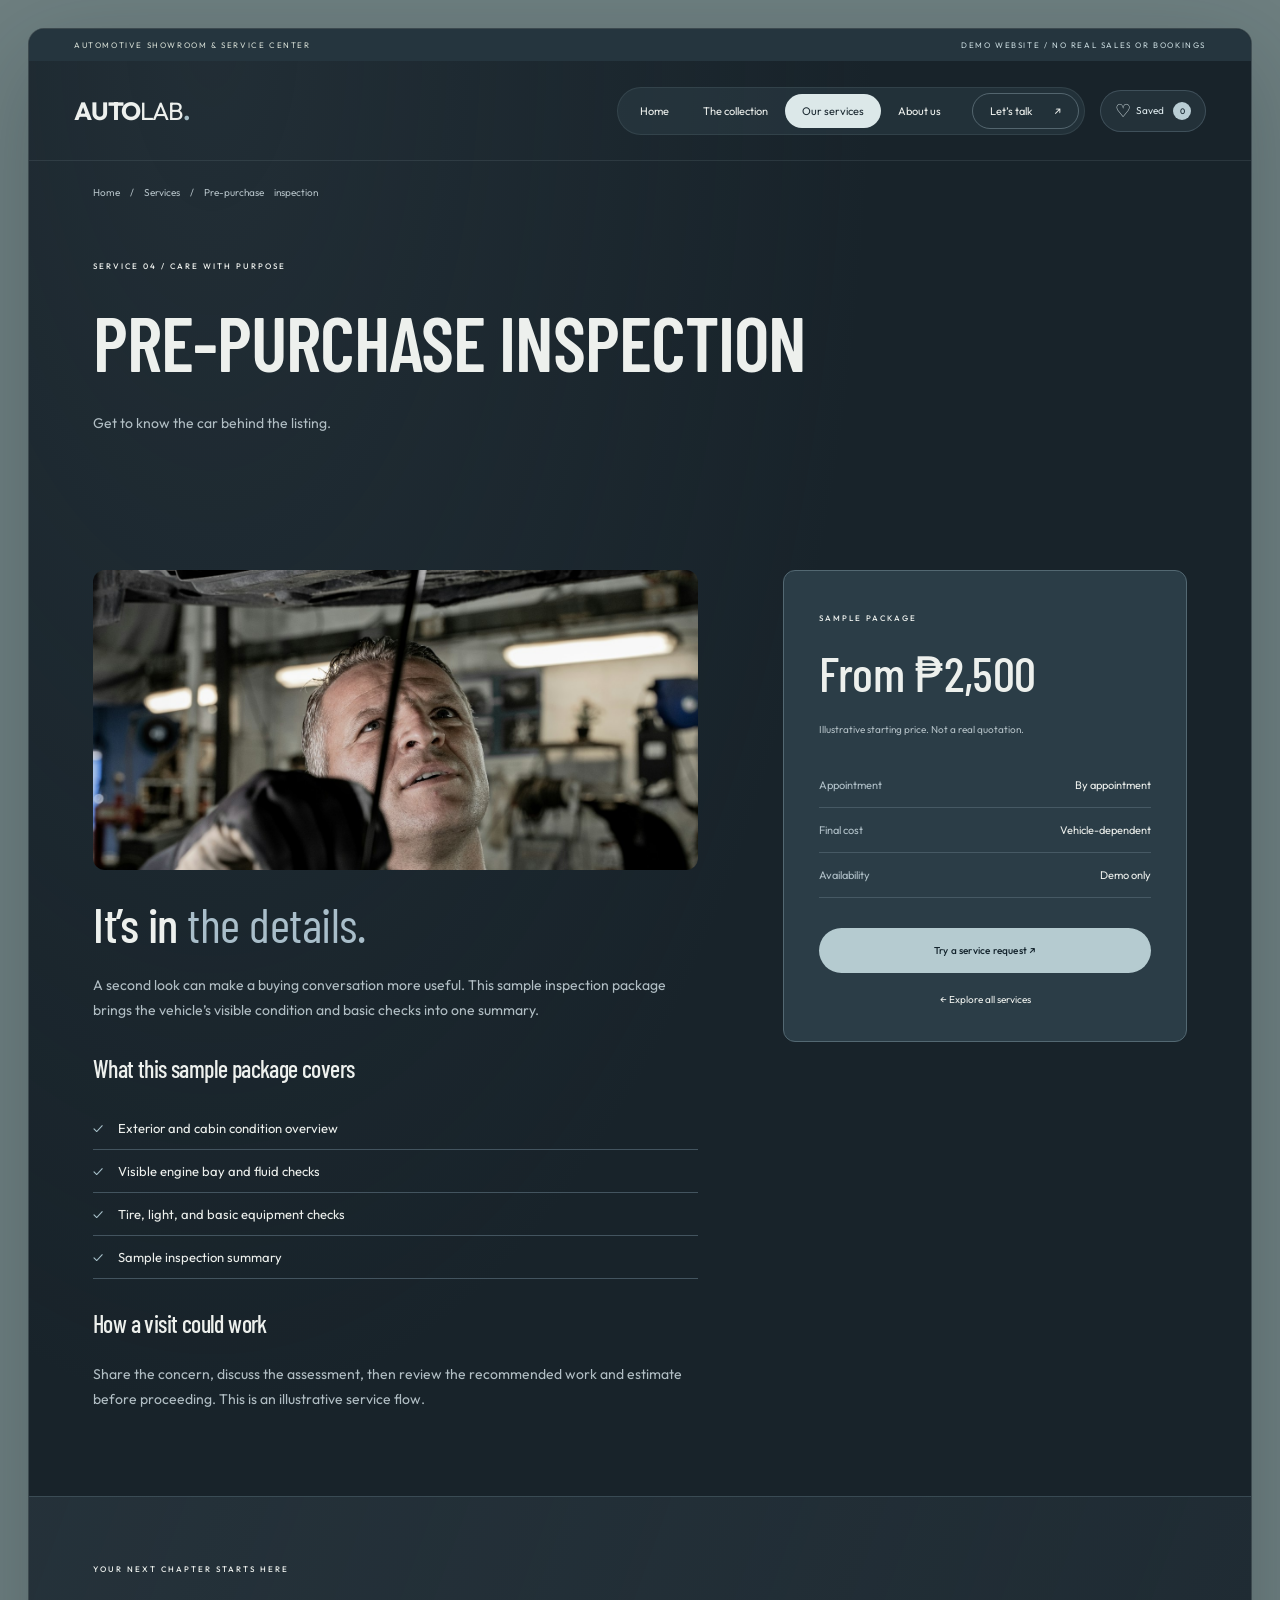
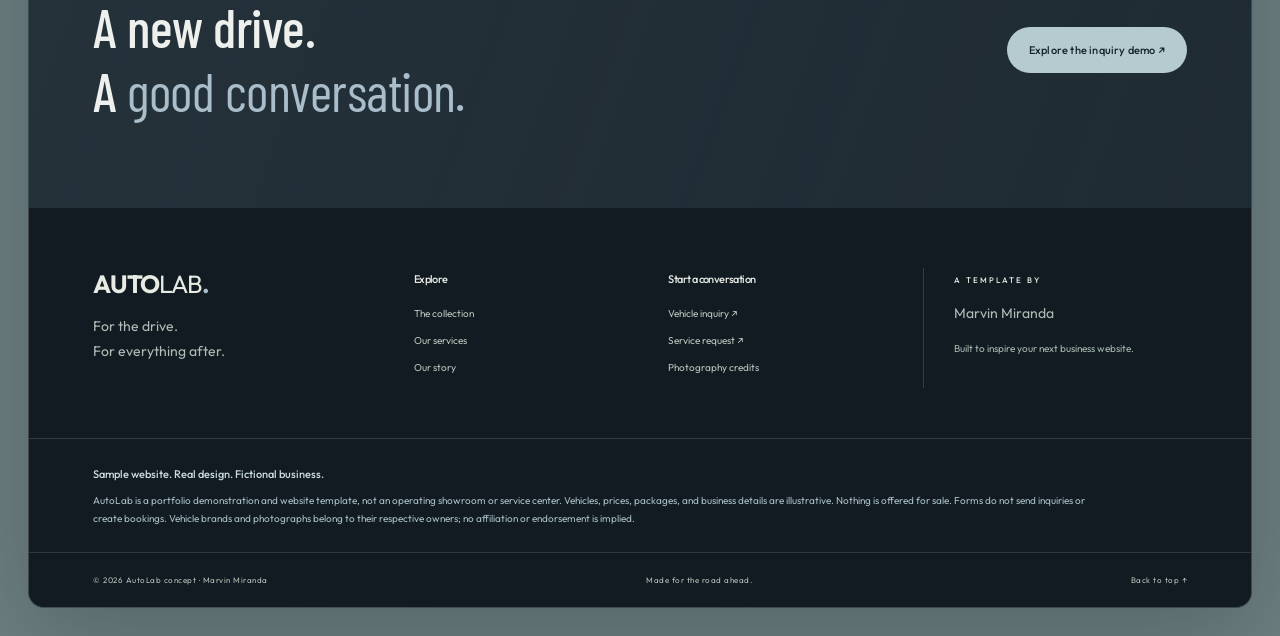
<file: services/pre-purchase-inspection/index.html>
<!doctype html>
<html lang="en">
  <head>
    <meta charset="UTF-8" />
    <meta name="viewport" content="width=device-width,initial-scale=1" />
    <meta
      name="description"
      content="AutoLab: a sample automotive showroom and service-center website template by Marvin Miranda. Not a real business."
    />
    <title>Pre-purchase inspection | AutoLab</title>
    <link rel="stylesheet" href="../../style.css" />
  </head>
  <body>
    <a class="skip" href="#main">Skip to content</a>
    <div class="topbar">
      <span>AUTOMOTIVE SHOWROOM & SERVICE CENTER</span
      ><span class="demo-label">DEMO WEBSITE / NO REAL SALES OR BOOKINGS</span>
    </div>
    <header>
      <a class="logo" href="../../">AUTO<span>LAB</span><i>.</i></a
      ><button class="menu-toggle" aria-label="Open navigation" aria-expanded="false">
        Menu ☰
      </button>
      <nav aria-label="Main navigation">
        <a href="../../">Home</a><a href="../../cars/">The collection</a
        ><a aria-current="page" href="../../services/">Our services</a
        ><a href="../../about/">About us</a
        ><a class="nav-cta" href="../../contact/">Let’s talk <span>↗</span></a>
      </nav>
      <div id="header-tools"></div>
    </header>
    <main id="main">
      <div class="crumb wrap">
        <a href="../../">Home</a> / <a href="../../services/">Services</a> / Pre-purchase inspection
      </div>
      <section class="page-intro wrap">
        <span class="eyebrow">SERVICE 04 / CARE WITH PURPOSE</span>
        <h1>Pre-purchase inspection</h1>
        <p>Get to know the car behind the listing.</p>
      </section>
      <section class="wrap detail-grid service-detail">
        <div>
          <img
            class="service-detail-photo"
            src="../../assets/workshop.jpg"
            alt="Automotive workshop reference photograph"
          />
          <h2>It’s in <em>the details.</em></h2>
          <p>
            A second look can make a buying conversation more useful. This sample inspection package
            brings the vehicle’s visible condition and basic checks into one summary.
          </p>
          <h3>What this sample package covers</h3>
          <ul class="check-list">
            <li>Exterior and cabin condition overview</li>
            <li>Visible engine bay and fluid checks</li>
            <li>Tire, light, and basic equipment checks</li>
            <li>Sample inspection summary</li>
          </ul>
          <h3>How a visit could work</h3>
          <p>
            Share the concern, discuss the assessment, then review the recommended work and estimate
            before proceeding. This is an illustrative service flow.
          </p>
        </div>
        <aside class="info-panel">
          <span class="eyebrow">SAMPLE PACKAGE</span>
          <h2>From ₱2,500</h2>
          <p class="fine">Illustrative starting price. Not a real quotation.</p>
          <dl>
            <dt>Appointment</dt>
            <dd>By appointment</dd>
            <dt>Final cost</dt>
            <dd>Vehicle-dependent</dd>
            <dt>Availability</dt>
            <dd>Demo only</dd>
          </dl>
          <a
            class="button orange"
            href="../../contact/?service=pre-purchase-inspection&type=service"
            >Try a service request ↗</a
          ><a class="panel-link" href="../../services/">← Explore all services</a>
        </aside>
      </section>
      <section class="cta wrap">
        <div>
          <span class="eyebrow">YOUR NEXT CHAPTER STARTS HERE</span>
          <h2>A new drive.<br />A <em>good conversation.</em></h2>
        </div>
        <a class="button orange" href="../../contact/">Explore the inquiry demo ↗</a>
      </section>
    </main>
    <footer>
      <div class="footer-top wrap">
        <div>
          <a class="logo" href="../../">AUTO<span>LAB</span><i>.</i></a>
          <p>For the drive.<br />For everything after.</p>
        </div>
        <div>
          <h3>Explore</h3>
          <a href="../../cars/">The collection</a><a href="../../services/">Our services</a
          ><a href="../../about/">Our story</a>
        </div>
        <div>
          <h3>Start a conversation</h3>
          <a href="../../contact/">Vehicle inquiry ↗</a
          ><a href="../../contact/?type=service">Service request ↗</a
          ><a href="../../credits/">Photography credits</a>
        </div>
        <div class="footer-note">
          <span class="eyebrow">A TEMPLATE BY</span>
          <p>Marvin Miranda</p>
          <span>Built to inspire your next business website.</span>
        </div>
      </div>
      <div class="disclaimer wrap">
        <strong>Sample website. Real design. Fictional business.</strong>
        <p>
          AutoLab is a portfolio demonstration and website template, not an operating showroom or
          service center. Vehicles, prices, packages, and business details are illustrative. Nothing
          is offered for sale. Forms do not send inquiries or create bookings. Vehicle brands and
          photographs belong to their respective owners; no affiliation or endorsement is implied.
        </p>
      </div>
      <div class="footer-bottom wrap">
        <span>© 2026 AutoLab concept · Marvin Miranda</span><span>Made for the road ahead.</span
        ><a href="#">Back to top ↑</a>
      </div>
    </footer>
    <script id="autolab-data" type="application/json">
      {
        "cars": [
          {
            "slug": "porsche-panamera",
            "name": "Porsche Panamera",
            "brand": "Porsche",
            "kind": "Grand tourer",
            "image": "hero.jpg",
            "color": "Obsidian black",
            "price": 6850000,
            "tag": "THE GRAND TOURER",
            "intro": "The long way home looks better from here.",
            "description": "A four-door silhouette with a sports-car spirit. This sample listing pairs an expressive design with a cabin made for the journey, whether it’s a city evening or an open weekend.",
            "features": [
              "Four-door grand touring silhouette",
              "Sculpted exterior design",
              "A spacious, driver-focused cabin"
            ]
          },
          {
            "slug": "bmw-m3",
            "name": "BMW M3",
            "brand": "BMW",
            "kind": "Sedan",
            "image": "bmw.jpg",
            "color": "Alpine white",
            "price": 4250000,
            "tag": "THE EVERYDAY THRILL",
            "intro": "A little more character in every commute.",
            "description": "A performance-inspired sedan with an unmistakable stance. Explore a sample vehicle page designed to bring photography, listing details, and the next step together in one place.",
            "features": [
              "Four-door sports sedan",
              "Distinctive kidney grille",
              "Performance-inspired styling"
            ]
          },
          {
            "slug": "porsche-911",
            "name": "Porsche 911 Classic",
            "brand": "Porsche",
            "kind": "Coupe",
            "image": "porsche.jpg",
            "color": "Classic silver",
            "price": 7950000,
            "tag": "THE TIMELESS ONE",
            "intro": "Some shapes never need an introduction.",
            "description": "An enduring silhouette, a compact coupe, and an invitation to take the scenic route. This classic-inspired sample listing celebrates the feeling of a great drive.",
            "features": [
              "Classic two-door coupe",
              "Recognizable rear-engine silhouette",
              "Timeless silver exterior"
            ]
          }
        ],
        "base": "../../",
        "page": "services/pre-purchase-inspection"
      }
    </script>
    <div id="react-ui"></div>
    <script defer src="../../assets/react.js"></script>
    <script defer src="../../assets/react-dom.js"></script>
    <script defer src="../../react-app.js"></script>
    <script defer src="../../app.js"></script>
  </body>
</html>
</file>
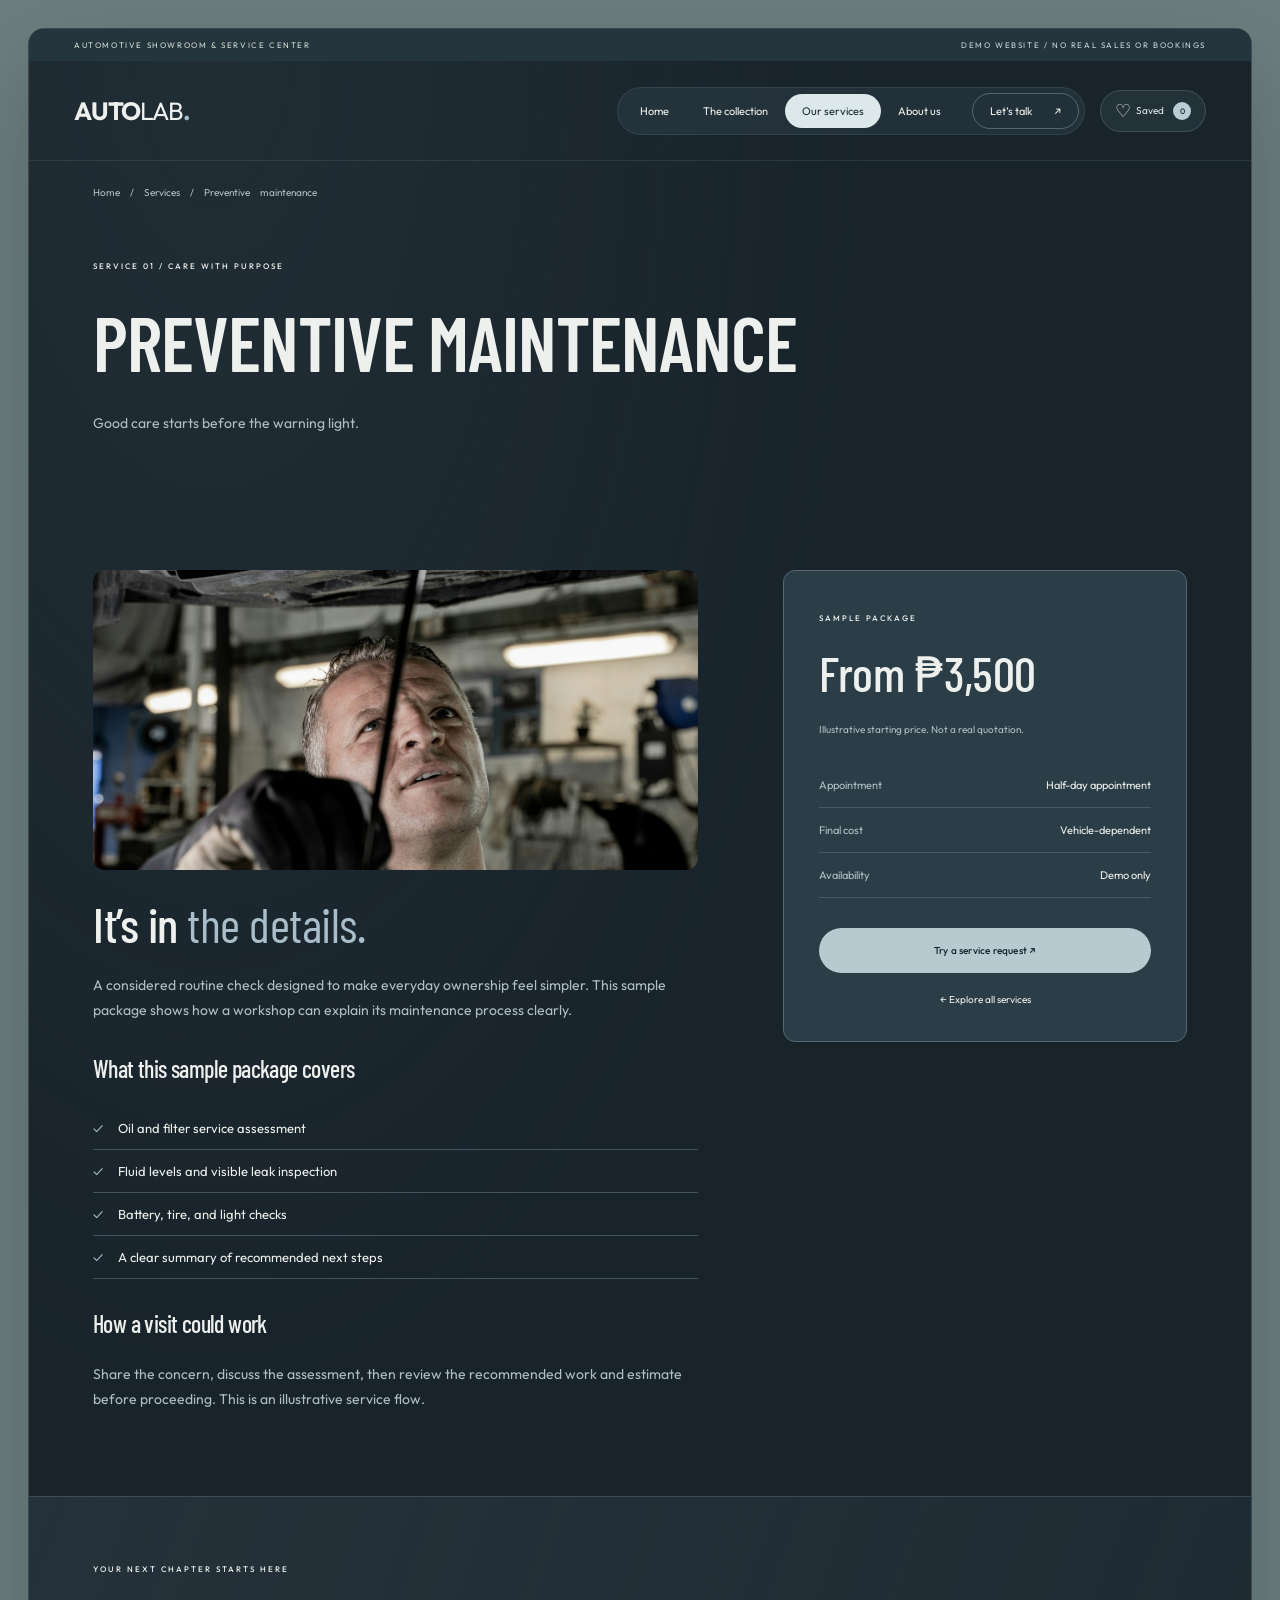
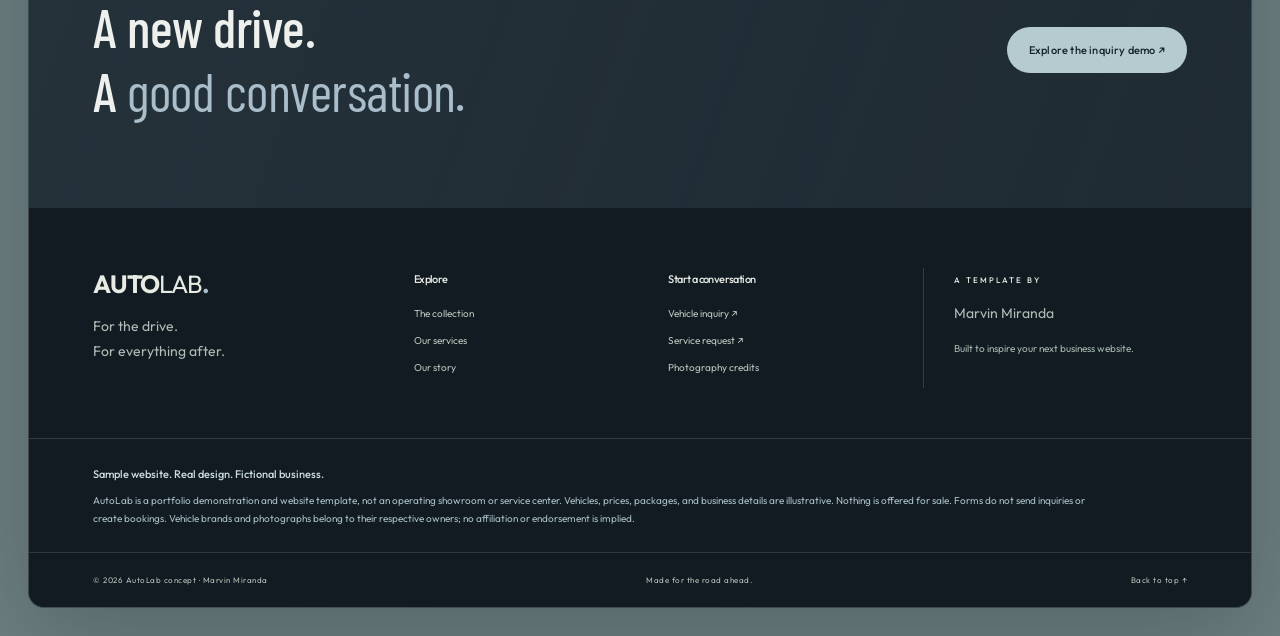
<file: services/preventive-maintenance/index.html>
<!doctype html>
<html lang="en">
  <head>
    <meta charset="UTF-8" />
    <meta name="viewport" content="width=device-width,initial-scale=1" />
    <meta
      name="description"
      content="AutoLab: a sample automotive showroom and service-center website template by Marvin Miranda. Not a real business."
    />
    <title>Preventive maintenance | AutoLab</title>
    <link rel="stylesheet" href="../../style.css" />
  </head>
  <body>
    <a class="skip" href="#main">Skip to content</a>
    <div class="topbar">
      <span>AUTOMOTIVE SHOWROOM & SERVICE CENTER</span
      ><span class="demo-label">DEMO WEBSITE / NO REAL SALES OR BOOKINGS</span>
    </div>
    <header>
      <a class="logo" href="../../">AUTO<span>LAB</span><i>.</i></a
      ><button class="menu-toggle" aria-label="Open navigation" aria-expanded="false">
        Menu ☰
      </button>
      <nav aria-label="Main navigation">
        <a href="../../">Home</a><a href="../../cars/">The collection</a
        ><a aria-current="page" href="../../services/">Our services</a
        ><a href="../../about/">About us</a
        ><a class="nav-cta" href="../../contact/">Let’s talk <span>↗</span></a>
      </nav>
      <div id="header-tools"></div>
    </header>
    <main id="main">
      <div class="crumb wrap">
        <a href="../../">Home</a> / <a href="../../services/">Services</a> / Preventive maintenance
      </div>
      <section class="page-intro wrap">
        <span class="eyebrow">SERVICE 01 / CARE WITH PURPOSE</span>
        <h1>Preventive maintenance</h1>
        <p>Good care starts before the warning light.</p>
      </section>
      <section class="wrap detail-grid service-detail">
        <div>
          <img
            class="service-detail-photo"
            src="../../assets/workshop.jpg"
            alt="Automotive workshop reference photograph"
          />
          <h2>It’s in <em>the details.</em></h2>
          <p>
            A considered routine check designed to make everyday ownership feel simpler. This sample
            package shows how a workshop can explain its maintenance process clearly.
          </p>
          <h3>What this sample package covers</h3>
          <ul class="check-list">
            <li>Oil and filter service assessment</li>
            <li>Fluid levels and visible leak inspection</li>
            <li>Battery, tire, and light checks</li>
            <li>A clear summary of recommended next steps</li>
          </ul>
          <h3>How a visit could work</h3>
          <p>
            Share the concern, discuss the assessment, then review the recommended work and estimate
            before proceeding. This is an illustrative service flow.
          </p>
        </div>
        <aside class="info-panel">
          <span class="eyebrow">SAMPLE PACKAGE</span>
          <h2>From ₱3,500</h2>
          <p class="fine">Illustrative starting price. Not a real quotation.</p>
          <dl>
            <dt>Appointment</dt>
            <dd>Half-day appointment</dd>
            <dt>Final cost</dt>
            <dd>Vehicle-dependent</dd>
            <dt>Availability</dt>
            <dd>Demo only</dd>
          </dl>
          <a class="button orange" href="../../contact/?service=preventive-maintenance&type=service"
            >Try a service request ↗</a
          ><a class="panel-link" href="../../services/">← Explore all services</a>
        </aside>
      </section>
      <section class="cta wrap">
        <div>
          <span class="eyebrow">YOUR NEXT CHAPTER STARTS HERE</span>
          <h2>A new drive.<br />A <em>good conversation.</em></h2>
        </div>
        <a class="button orange" href="../../contact/">Explore the inquiry demo ↗</a>
      </section>
    </main>
    <footer>
      <div class="footer-top wrap">
        <div>
          <a class="logo" href="../../">AUTO<span>LAB</span><i>.</i></a>
          <p>For the drive.<br />For everything after.</p>
        </div>
        <div>
          <h3>Explore</h3>
          <a href="../../cars/">The collection</a><a href="../../services/">Our services</a
          ><a href="../../about/">Our story</a>
        </div>
        <div>
          <h3>Start a conversation</h3>
          <a href="../../contact/">Vehicle inquiry ↗</a
          ><a href="../../contact/?type=service">Service request ↗</a
          ><a href="../../credits/">Photography credits</a>
        </div>
        <div class="footer-note">
          <span class="eyebrow">A TEMPLATE BY</span>
          <p>Marvin Miranda</p>
          <span>Built to inspire your next business website.</span>
        </div>
      </div>
      <div class="disclaimer wrap">
        <strong>Sample website. Real design. Fictional business.</strong>
        <p>
          AutoLab is a portfolio demonstration and website template, not an operating showroom or
          service center. Vehicles, prices, packages, and business details are illustrative. Nothing
          is offered for sale. Forms do not send inquiries or create bookings. Vehicle brands and
          photographs belong to their respective owners; no affiliation or endorsement is implied.
        </p>
      </div>
      <div class="footer-bottom wrap">
        <span>© 2026 AutoLab concept · Marvin Miranda</span><span>Made for the road ahead.</span
        ><a href="#">Back to top ↑</a>
      </div>
    </footer>
    <script id="autolab-data" type="application/json">
      {
        "cars": [
          {
            "slug": "porsche-panamera",
            "name": "Porsche Panamera",
            "brand": "Porsche",
            "kind": "Grand tourer",
            "image": "hero.jpg",
            "color": "Obsidian black",
            "price": 6850000,
            "tag": "THE GRAND TOURER",
            "intro": "The long way home looks better from here.",
            "description": "A four-door silhouette with a sports-car spirit. This sample listing pairs an expressive design with a cabin made for the journey, whether it’s a city evening or an open weekend.",
            "features": [
              "Four-door grand touring silhouette",
              "Sculpted exterior design",
              "A spacious, driver-focused cabin"
            ]
          },
          {
            "slug": "bmw-m3",
            "name": "BMW M3",
            "brand": "BMW",
            "kind": "Sedan",
            "image": "bmw.jpg",
            "color": "Alpine white",
            "price": 4250000,
            "tag": "THE EVERYDAY THRILL",
            "intro": "A little more character in every commute.",
            "description": "A performance-inspired sedan with an unmistakable stance. Explore a sample vehicle page designed to bring photography, listing details, and the next step together in one place.",
            "features": [
              "Four-door sports sedan",
              "Distinctive kidney grille",
              "Performance-inspired styling"
            ]
          },
          {
            "slug": "porsche-911",
            "name": "Porsche 911 Classic",
            "brand": "Porsche",
            "kind": "Coupe",
            "image": "porsche.jpg",
            "color": "Classic silver",
            "price": 7950000,
            "tag": "THE TIMELESS ONE",
            "intro": "Some shapes never need an introduction.",
            "description": "An enduring silhouette, a compact coupe, and an invitation to take the scenic route. This classic-inspired sample listing celebrates the feeling of a great drive.",
            "features": [
              "Classic two-door coupe",
              "Recognizable rear-engine silhouette",
              "Timeless silver exterior"
            ]
          }
        ],
        "base": "../../",
        "page": "services/preventive-maintenance"
      }
    </script>
    <div id="react-ui"></div>
    <script defer src="../../assets/react.js"></script>
    <script defer src="../../assets/react-dom.js"></script>
    <script defer src="../../react-app.js"></script>
    <script defer src="../../app.js"></script>
  </body>
</html>
</file>
<file: style.css>
@font-face {
  font-family: 'Barlow Condensed';
  font-style: normal;
  font-weight: 400;
  font-display: swap;
  src: url(assets/fonts/font-1.ttf) format('truetype');
}
@font-face {
  font-family: 'Barlow Condensed';
  font-style: normal;
  font-weight: 500;
  font-display: swap;
  src: url(assets/fonts/font-2.ttf) format('truetype');
}
@font-face {
  font-family: 'Barlow Condensed';
  font-style: normal;
  font-weight: 600;
  font-display: swap;
  src: url(assets/fonts/font-3.ttf) format('truetype');
}
@font-face {
  font-family: 'Barlow Condensed';
  font-style: normal;
  font-weight: 700;
  font-display: swap;
  src: url(assets/fonts/font-4.ttf) format('truetype');
}
@font-face {
  font-family: 'Barlow Condensed';
  font-style: normal;
  font-weight: 800;
  font-display: swap;
  src: url(assets/fonts/font-5.ttf) format('truetype');
}
@font-face {
  font-family: 'Outfit';
  font-style: normal;
  font-weight: 400;
  font-display: swap;
  src: url(assets/fonts/font-6.ttf) format('truetype');
}
@font-face {
  font-family: 'Outfit';
  font-style: normal;
  font-weight: 500;
  font-display: swap;
  src: url(assets/fonts/font-7.ttf) format('truetype');
}
@font-face {
  font-family: 'Outfit';
  font-style: normal;
  font-weight: 600;
  font-display: swap;
  src: url(assets/fonts/font-8.ttf) format('truetype');
}
@font-face {
  font-family: 'Outfit';
  font-style: normal;
  font-weight: 700;
  font-display: swap;
  src: url(assets/fonts/font-9.ttf) format('truetype');
}
:root {
  --bg: #18232a;
  --ink: #edf0ed;
  --muted: #b1bec4;
  --line: #43545f;
  --accent: #b5c9ce;
  --dark: #111a20;
}
* {
  box-sizing: border-box;
}
body {
  margin: 0;
  background: var(--bg);
  color: var(--ink);
  font:
    15px 'Outfit',
    Arial,
    sans-serif;
}
html {
  scroll-behavior: smooth;
}
a {
  color: inherit;
  text-decoration: none;
}
button,
input,
select,
textarea {
  font: inherit;
}
button,
a,
input,
select,
textarea {
  -webkit-tap-highlight-color: transparent;
}
button {
  cursor: pointer;
}
a:focus-visible,
button:focus-visible,
input:focus-visible,
select:focus-visible,
textarea:focus-visible {
  outline: 3px solid var(--accent);
  outline-offset: 4px;
}
.skip {
  position: fixed;
  top: -100px;
  padding: 15px;
  background: white;
  z-index: 100;
}
.skip:focus {
  top: 0;
}
.wrap {
  max-width: 1360px;
  margin: auto;
  padding-left: 64px;
  padding-right: 64px;
}
.topbar {
  background: var(--dark);
  color: #d5ddd4;
  display: flex;
  justify-content: space-between;
  padding: 11px 64px;
  font-size: 8px;
  letter-spacing: 1.6px;
}
.demo-label {
  color: #c7d8dc;
}
header {
  height: 95px;
  display: flex;
  align-items: center;
  justify-content: space-between;
  padding: 0 64px;
  max-width: 1500px;
  margin: auto;
}
.logo {
  font:
    800 29px 'Barlow Condensed',
    Impact,
    sans-serif;
  letter-spacing: -1.7px;
}
.logo > span {
  font-weight: 400;
}
.logo i {
  font-style: normal;
  color: var(--accent);
}
nav {
  display: flex;
  align-items: center;
  gap: 29px;
  font-size: 12px;
}
nav a {
  padding: 8px 0;
}
nav a[aria-current] {
  border-bottom: 1px solid var(--accent);
}
.nav-cta {
  border: 1px solid #bbbfb6;
  padding: 12px 19px;
  border-radius: 3px;
  margin-left: 16px;
}
.nav-cta span {
  margin-left: 29px;
}
.menu-toggle {
  display: none;
}
.hero {
  position: relative;
  height: 650px;
  background: #172625;
  color: white;
  overflow: hidden;
}
.hero > img {
  width: 100%;
  height: 100%;
  object-fit: cover;
  object-position: center 58%;
}
.hero-shade {
  position: absolute;
  inset: 0;
  background:
    linear-gradient(
      90deg,
      rgba(8, 23, 23, 0.93) 0%,
      rgba(8, 23, 23, 0.73) 34%,
      rgba(8, 23, 23, 0.1) 75%
    ),
    linear-gradient(0deg, #0e222470, transparent 45%);
}
.hero-content {
  position: absolute;
  inset: 0;
  padding-top: 105px;
  max-width: 1360px;
}
.eyebrow {
  font-size: 9px;
  letter-spacing: 2px;
  font-weight: 600;
}
h1,
h2,
h3 {
  font-family: 'Barlow Condensed', Impact, sans-serif;
}
h1 {
  font-size: 70px;
  line-height: 1.08;
  letter-spacing: -3.7px;
  font-weight: 500;
  margin: 28px 0;
}
h1 em,
h2 em {
  font:
    italic 1.04em Georgia,
    serif;
}
h2 {
  font-size: 46px;
  line-height: 1.14;
  letter-spacing: -1.9px;
  font-weight: 500;
  margin: 20px 0;
}
h3 {
  font-size: 21px;
  letter-spacing: -0.6px;
  font-weight: 600;
}
p {
  color: var(--muted);
  line-height: 1.8;
}
.hero-content p {
  color: #ced6d1;
  font-size: 14px;
  margin-bottom: 30px;
}
.actions {
  display: flex;
  align-items: center;
  gap: 27px;
}
.button {
  display: inline-flex;
  align-items: center;
  justify-content: center;
  gap: 30px;
  padding: 16px 22px;
  border: 0;
  border-radius: 3px;
  font-size: 11px;
  font-weight: 600;
}
.orange {
  background: var(--accent);
  color: #fff;
}
.button:hover {
  filter: brightness(1.08);
}
.text-light {
  font-size: 11px;
  color: #e0e5dd;
  border-bottom: 1px solid #80908b;
  padding-bottom: 7px;
}
.hero-caption {
  position: absolute;
  bottom: 44px;
  right: 64px;
  display: grid;
  gap: 10px;
  padding-left: 24px;
  border-left: 1px solid #a7b5ac60;
}
.hero-caption span {
  font-size: 8px;
  letter-spacing: 2px;
  color: #d5ddd2;
}
.hero-caption strong {
  font: 400 21px Manrope;
}
.hero-caption a {
  font-size: 10px;
}
.hero-index {
  position: absolute;
  bottom: 38px;
  left: 64px;
  font-size: 8px;
  letter-spacing: 2px;
  color: #b3bfb9;
}
.brandline {
  display: flex;
  justify-content: space-between;
  align-items: center;
  height: 100px;
  border-bottom: 1px solid var(--line);
}
.brandline > span:first-child,
.last-brand {
  font-size: 8px;
  letter-spacing: 1.8px;
  color: var(--muted);
}
.brandline > span:nth-child(2) {
  font-size: 22px;
  letter-spacing: 4px;
  font-weight: 500;
}
.brandline > span:nth-child(3) {
  font-size: 21px;
  letter-spacing: 2px;
  font-weight: 700;
}
.section {
  padding-top: 90px;
  padding-bottom: 85px;
}
.section-heading {
  display: flex;
  justify-content: space-between;
  align-items: flex-end;
  margin-bottom: 35px;
}
.section-heading p {
  font-size: 13px;
  margin: 0 0 17px;
}
.underlink {
  display: inline-block;
  font-size: 11px;
  border-bottom: 1px solid #8f998c;
  padding-bottom: 7px;
}
.car-grid {
  display: grid;
  grid-template-columns: repeat(3, minmax(0, 1fr));
  gap: 26px;
}
.car-grid.two {
  grid-template-columns: repeat(2, minmax(0, 1fr));
}
.car-image {
  display: block;
  height: 255px;
  overflow: hidden;
  position: relative;
  background: #ddd;
}
.car-image img {
  height: 100%;
  width: 100%;
  object-fit: cover;
  transition: transform 0.4s;
}
.car-card:hover .car-image img {
  transform: scale(1.04);
}
.car-card[data-name*='911'] img {
  object-position: center 77%;
}
.image-tag {
  position: absolute;
  left: 14px;
  top: 14px;
  font-size: 7px;
  letter-spacing: 1px;
  background: #263944ed;
  padding: 7px 9px;
  border-radius: 2px;
}
.round-arrow {
  position: absolute;
  bottom: 14px;
  right: 14px;
  width: 31px;
  height: 31px;
  background: var(--bg);
  border-radius: 50%;
  display: grid;
  place-items: center;
  font-size: 17px;
}
.car-meta {
  display: flex;
  justify-content: space-between;
  gap: 5px;
  margin-top: 18px;
  font-size: 7px;
  letter-spacing: 0.9px;
  color: var(--muted);
}
.car-meta > span:last-child {
  letter-spacing: 0;
}
.car-card h3 {
  margin: 12px 0 20px;
  font-size: 21px;
}
.car-bottom {
  display: flex;
  justify-content: space-between;
  align-items: center;
  border-top: 1px solid var(--line);
  padding-top: 17px;
  font-size: 17px;
}
.car-bottom small {
  display: block;
  font-size: 8px;
  margin-top: 4px;
  color: var(--muted);
}
.car-bottom a {
  font-size: 10px;
}
.care {
  display: grid;
  grid-template-columns: 1fr 1fr;
  background: #2b3b45;
}
.care-photo {
  position: relative;
  min-height: 700px;
  overflow: hidden;
}
.care-photo > img {
  height: 100%;
  width: 100%;
  object-fit: cover;
}
.care-photo > span {
  position: absolute;
  left: 40px;
  bottom: 35px;
  font-size: 9px;
  letter-spacing: 2px;
  color: white;
  background: #142322d9;
  padding: 12px;
}
.care-content {
  padding: 65px 55px;
}
.care-content > p {
  font-size: 13px;
  max-width: 470px;
}
.service-row {
  display: flex;
  align-items: center;
  gap: 20px;
  border-bottom: 1px solid #455761;
  padding: 24px 0;
}
.service-row > span:first-child {
  font-size: 9px;
  color: #85907e;
}
.service-row h3 {
  margin: 0;
  font-size: 17px;
}
.service-row p {
  font-size: 11px;
  margin: 6px 0 0;
}
.service-row > b {
  font-size: 22px;
  font-weight: 400;
  margin-left: auto;
}
.care .service-price {
  display: none;
}
.service-price {
  margin-left: auto;
  font-size: 15px;
  white-space: nowrap;
}
.service-price small {
  display: block;
  font-size: 9px;
  color: var(--muted);
  margin-top: 6px;
}
.service-row:hover h3 {
  color: #d3e2e5;
}
.fine {
  font-size: 10px !important;
  line-height: 1.7;
}
.ownership > h2 {
  margin-bottom: 45px;
}
.steps {
  display: grid;
  grid-template-columns: repeat(3, 1fr);
  gap: 45px;
}
.steps > div {
  border-top: 1px solid var(--line);
  padding-top: 24px;
}
.steps span {
  font-size: 10px;
  color: #a9c2ca;
}
.steps h3 {
  font-size: 18px;
  margin-top: 25px;
}
.steps p {
  font-size: 13px;
}
.cta {
  display: flex;
  justify-content: space-between;
  align-items: center;
  border-top: 1px solid var(--line);
  padding-top: 60px;
  padding-bottom: 65px;
}
.cta h2 {
  font-size: 44px;
}
.cta .button {
  height: max-content;
}
footer {
  background: var(--dark);
  color: #e7ebe3;
}
.footer-top {
  display: grid;
  grid-template-columns: 1.3fr 1fr 1fr 1.2fr;
  gap: 35px;
  padding-top: 60px;
  padding-bottom: 50px;
}
.footer-top p {
  color: #aebdb6;
  font-size: 14px;
}
.footer-top h3 {
  font:
    500 12px 'Outfit',
    Arial;
  margin: 4px 0 21px;
}
.footer-top > div > a:not(.logo) {
  display: block;
  font-size: 10px;
  color: #b9c5bd;
  margin-bottom: 14px;
}
.footer-note {
  border-left: 1px solid #ffffff25;
  padding-left: 30px;
}
.footer-note > span:last-child {
  font-size: 10px;
  color: #a7b8af;
  line-height: 1.8;
  display: block;
}
.disclaimer {
  border-top: 1px solid #ffffff25;
  padding-top: 24px;
  padding-bottom: 24px;
}
.disclaimer strong {
  color: #c2d5db;
  font-size: 11px;
  font-weight: 500;
}
.disclaimer p {
  font-size: 10px;
  color: #a9b9b0;
  max-width: 1000px;
  margin-bottom: 0;
}
.footer-bottom {
  border-top: 1px solid #ffffff20;
  display: flex;
  justify-content: space-between;
  gap: 20px;
  font-size: 8px;
  letter-spacing: 0.5px;
  padding-top: 22px;
  padding-bottom: 22px;
  color: #b4c2ba;
}
.crumb {
  padding-top: 25px;
  font-size: 10px;
  color: var(--muted);
  word-spacing: 8px;
}
.crumb a {
  word-spacing: normal;
}
.page-intro {
  padding-top: 55px;
  padding-bottom: 55px;
}
.page-intro h1 {
  font-size: 64px;
}
.page-intro > p {
  font-size: 14px;
  max-width: 600px;
}
.listing-section {
  padding-bottom: 90px;
}
.filters {
  display: grid;
  grid-template-columns: 1.6fr 1fr 1fr 1fr auto;
  gap: 18px;
  align-items: end;
  padding: 25px;
  background: #2b3b45;
  border-radius: 4px;
}
label {
  display: grid;
  gap: 9px;
  font-size: 10px;
  font-weight: 500;
}
input,
select,
textarea {
  width: 100%;
  border: 1px solid #536872;
  background: #202e37;
  border-radius: 2px;
  padding: 13px 12px;
  font-size: 12px;
  color: var(--ink);
  min-width: 0;
}
input[type='date'] {
  min-height: 43px;
}
textarea {
  resize: vertical;
}
select {
  padding-right: 22px;
}
.reset {
  border: 0;
  border-bottom: 1px solid #97a18c;
  background: none;
  height: 42px;
  font-size: 11px;
  padding: 0 4px;
}
.results-line {
  display: flex;
  justify-content: space-between;
  font-size: 10px;
  color: var(--muted);
  padding: 27px 0;
}
.model-intro {
  display: flex;
  justify-content: space-between;
  align-items: flex-end;
  padding-top: 45px;
  padding-bottom: 35px;
}
.model-intro h1 {
  font-size: 52px;
}
.model-intro p {
  margin-bottom: 0;
  font-size: 14px;
}
.model-price {
  font:
    500 26px 'Barlow Condensed',
    Impact,
    sans-serif;
  white-space: nowrap;
  padding-bottom: 4px;
}
.model-price small {
  display: block;
  font:
    9px 'Outfit',
    Arial;
  color: var(--muted);
  margin-top: 10px;
}
.model-photo {
  position: relative;
}
.model-photo > img {
  display: block;
  width: 100%;
  height: 560px;
  object-fit: cover;
}
.model-photo > span {
  position: absolute;
  bottom: 18px;
  left: 85px;
  font-size: 7px;
  letter-spacing: 1px;
  background: #192422de;
  padding: 10px;
  color: #fff;
}
.detail-grid {
  display: grid;
  grid-template-columns: 1.5fr 1fr;
  align-items: start;
  gap: 85px;
  padding-top: 65px;
  padding-bottom: 70px;
}
.detail-grid h2 {
  font-size: 40px;
}
.detail-grid p {
  font-size: 14px;
}
.detail-grid h3 {
  font-size: 17px;
  margin-top: 30px;
}
.info-panel {
  padding: 35px;
  background: #2b3b45;
  border: 1px solid #465964;
  border-radius: 3px;
  position: sticky;
  top: 25px;
}
.info-panel h2 {
  font-size: 31px;
}
.info-panel dl {
  margin: 25px 0 30px;
  display: grid;
  grid-template-columns: 1fr 1fr;
  gap: 0;
  font-size: 11px;
}
.info-panel dt,
.info-panel dd {
  padding: 15px 0;
  border-bottom: 1px solid #465964;
  margin: 0;
}
.info-panel dt {
  color: var(--muted);
}
.info-panel dd {
  text-align: right;
}
.info-panel .button {
  width: 100%;
  padding-left: 10px;
  padding-right: 10px;
}
.panel-link {
  display: block;
  text-align: center;
  font-size: 10px;
  margin-top: 20px;
}
.check-list {
  padding: 0;
  list-style: none;
}
.check-list li {
  padding: 13px 0;
  border-bottom: 1px solid var(--line);
  font-size: 13px;
}
.check-list li:before {
  content: '✓';
  color: #a9c2ca;
  margin-right: 15px;
}
details {
  border-bottom: 1px solid var(--line);
  padding: 21px 0;
}
summary {
  font-size: 13px;
  cursor: pointer;
  line-height: 1.6;
}
details p {
  font-size: 12px;
}
.related {
  border-top: 1px solid var(--line);
}
.service-banner {
  position: relative;
}
.service-banner img {
  display: block;
  width: 100%;
  height: 460px;
  object-fit: cover;
  object-position: center 40%;
}
.service-banner > span {
  position: absolute;
  bottom: 28px;
  left: 90px;
  color: #fff;
  font-size: 10px;
  letter-spacing: 2px;
  background: #172625c9;
  padding: 14px;
}
.service-page .service-row {
  padding: 30px 0;
}
.service-page .service-row h3 {
  font-size: 24px;
}
.service-page .service-row p {
  font-size: 13px;
}
.service-page .service-row > b {
  margin-left: 35px;
}
.service-page .service-row > span:first-child {
  width: 40px;
}
.faq {
  padding-bottom: 80px;
  max-width: 1000px;
}
.faq h2 {
  font-size: 36px;
}
.service-detail-photo {
  width: 100%;
  height: 300px;
  object-fit: cover;
}
.about-grid {
  display: grid;
  grid-template-columns: 1fr 1fr;
  gap: 70px;
  align-items: center;
  padding-bottom: 60px;
}
.about-grid > img {
  width: 100%;
  height: 580px;
  object-fit: cover;
  object-position: 60% 80%;
}
.about-grid h2 {
  font-size: 40px;
}
.about-grid p {
  font-size: 13px;
}
.contact-grid {
  display: grid;
  grid-template-columns: 1fr 1.2fr;
  gap: 100px;
  padding-bottom: 90px;
}
.contact-grid h2 {
  font-size: 42px;
}
.contact-grid > div > p {
  font-size: 13px;
}
.demo-box {
  border-left: 3px solid var(--accent);
  background: #2b3b45;
  padding: 20px 22px;
  margin-top: 28px;
}
.demo-box strong {
  font-size: 12px;
}
.demo-box p {
  font-size: 11px;
  margin-bottom: 0;
}
.contact-note {
  margin-top: 30px;
}
.contact-note > span {
  font-size: 8px;
  letter-spacing: 2px;
}
.contact-note p {
  font-size: 12px;
}
.form-pair {
  display: grid;
  grid-template-columns: 1fr 1fr;
  gap: 20px;
}
#inquiry-form {
  padding: 30px;
  background: #2b3b45;
  border: 1px solid #465964;
}
#inquiry-form > label,
.form-pair {
  margin-bottom: 22px;
}
.checkbox {
  display: flex;
  align-items: flex-start;
  gap: 10px;
  line-height: 1.7;
}
.checkbox input {
  width: 15px;
  height: 15px;
  margin: 2px 0;
  accent-color: var(--accent);
}
#form-result {
  border: 1px solid #8ca7a8;
  padding: 20px;
  margin-top: 20px;
  background: #364d53;
}
#form-result h3 {
  font-size: 17px;
  margin-top: 0;
}
#form-result p {
  font-size: 12px;
}
.credits {
  padding-top: 0;
}
.credits a {
  text-decoration: underline;
}
.credits p {
  font-size: 13px;
}
#empty {
  text-align: center;
  padding: 50px 0;
}
[hidden] {
  display: none !important;
}
@media (min-width: 1600px) {
  .hero {
    height: 740px;
  }
  .hero-content {
    padding-top: 140px;
  }
}
@media (max-width: 1050px) {
  .wrap {
    padding-left: 35px;
    padding-right: 35px;
  }
  header,
  .topbar {
    padding-left: 35px;
    padding-right: 35px;
  }
  nav {
    gap: 20px;
  }
  .nav-cta {
    margin-left: 0;
  }
  .hero-content {
    padding-top: 95px;
  }
  .hero h1 {
    font-size: 61px;
  }
  .hero {
    height: 600px;
  }
  .hero-caption {
    right: 35px;
  }
  .hero-index {
    left: 35px;
  }
  .car-image {
    height: 215px;
  }
  .car-meta {
    flex-direction: column;
    gap: 5px;
  }
  .care-content {
    padding: 45px 30px;
  }
  .care-photo {
    min-height: 700px;
  }
  .service-row {
    gap: 12px;
  }
  .service-row h3 {
    font-size: 15px;
  }
  .filters {
    grid-template-columns: 1.5fr 1fr 1fr;
    gap: 15px;
  }
  .filters label:last-of-type {
    grid-column: 1/3;
  }
  .detail-grid {
    gap: 40px;
  }
  .model-intro h1 {
    font-size: 43px;
  }
  .contact-grid {
    gap: 40px;
  }
  .footer-top {
    gap: 25px;
  }
  .footer-note {
    padding-left: 20px;
  }
  .model-photo > span {
    left: 55px;
  }
  .service-banner > span {
    left: 55px;
  }
}
@media (max-width: 760px) {
  header {
    height: 80px;
    position: relative;
  }
  .menu-toggle {
    display: block;
    border: 1px solid #c6cabe;
    background: transparent;
    border-radius: 3px;
    padding: 10px 13px;
    font-size: 11px;
  }
  nav {
    display: none;
    position: absolute;
    top: 80px;
    left: 0;
    right: 0;
    z-index: 20;
    background: var(--bg);
    padding: 25px 35px;
    box-shadow: 0 20px 20px #17262525;
  }
  nav.open {
    display: flex;
    flex-direction: column;
    align-items: stretch;
    gap: 14px;
  }
  .nav-cta span {
    float: right;
  }
  .topbar {
    font-size: 7px;
    letter-spacing: 1px;
  }
  .topbar > span:first-child {
    display: none;
  }
  .topbar > span:last-child {
    margin: auto;
  }
  .hero {
    height: 620px;
  }
  .hero-content {
    padding-top: 65px;
  }
  .hero-shade {
    background:
      linear-gradient(90deg, #0a1c1ce6, #0a1c1c66), linear-gradient(0deg, #0a1c1cb3, transparent);
  }
  .hero > img {
    object-position: 65% center;
  }
  .hero h1 {
    font-size: 60px;
  }
  .hero-content p {
    font-size: 13px;
  }
  .hero-caption {
    bottom: 35px;
    right: 35px;
  }
  .hero-index {
    font-size: 7px;
    max-width: 100px;
    line-height: 1.7;
    bottom: 40px;
  }
  .brandline {
    height: 85px;
    gap: 20px;
  }
  .brandline > span:first-child {
    font-size: 7px;
    max-width: 100px;
    line-height: 1.8;
  }
  .brandline > span:nth-child(2) {
    font-size: 17px;
    letter-spacing: 2px;
  }
  .brandline > span:nth-child(3) {
    font-size: 18px;
  }
  .last-brand {
    display: none;
  }
  .section {
    padding-top: 60px;
    padding-bottom: 60px;
  }
  .section-heading {
    display: block;
  }
  .section-heading h2 {
    font-size: 39px;
  }
  .section-heading > div:last-child {
    margin-top: 25px;
  }
  .car-grid {
    grid-template-columns: 1fr;
    gap: 35px;
  }
  .car-image {
    height: 340px;
  }
  .car-meta {
    flex-direction: row;
  }
  .car-card h3 {
    font-size: 24px;
  }
  .car-bottom {
    font-size: 20px;
  }
  .car-bottom a {
    font-size: 12px;
  }
  .care {
    grid-template-columns: 1fr;
  }
  .care-photo {
    height: 360px;
    min-height: 0;
  }
  .care-content {
    padding: 45px 35px;
  }
  .care-content h2 {
    font-size: 42px;
  }
  .service-row {
    gap: 18px;
  }
  .service-row h3 {
    font-size: 18px;
  }
  .service-row p {
    font-size: 12px;
  }
  .steps {
    grid-template-columns: 1fr;
    gap: 25px;
  }
  .steps h3 {
    margin-top: 16px;
  }
  .cta {
    display: block;
    padding-top: 40px;
    padding-bottom: 45px;
  }
  .cta h2 {
    font-size: 40px;
  }
  .cta .button {
    margin-top: 15px;
  }
  .footer-top {
    grid-template-columns: 1fr 1fr;
    gap: 30px;
    padding-top: 45px;
  }
  .footer-top > div:first-child {
    grid-column: 1/-1;
  }
  .footer-top > div:first-child p {
    font-size: 13px;
  }
  .footer-note {
    grid-column: 1/-1;
    border-left: 0;
    border-top: 1px solid #ffffff20;
    padding: 25px 0 0;
  }
  .footer-bottom {
    flex-wrap: wrap;
    gap: 15px;
  }
  .footer-bottom > span:nth-child(2) {
    display: none;
  }
  .disclaimer p {
    font-size: 10px;
  }
  .page-intro {
    padding-top: 40px;
    padding-bottom: 35px;
  }
  .page-intro h1 {
    font-size: 51px;
    letter-spacing: -2.5px;
  }
  .page-intro p {
    font-size: 13px;
  }
  .filters {
    grid-template-columns: 1fr 1fr;
    padding: 20px;
  }
  .filters label:first-child {
    grid-column: 1/-1;
  }
  .filters label:last-of-type {
    grid-column: auto;
  }
  .filters .reset {
    align-self: end;
  }
  .results-line {
    font-size: 9px;
    gap: 20px;
  }
  .model-intro {
    display: block;
    padding-top: 35px;
  }
  .model-intro h1 {
    font-size: 40px;
  }
  .model-price {
    margin-top: 25px;
    font-size: 24px;
  }
  .model-photo > img {
    height: 380px;
  }
  .model-photo > span {
    font-size: 6px;
    left: 45px;
    right: 45px;
    line-height: 1.6;
    bottom: 10px;
  }
  .detail-grid {
    grid-template-columns: 1fr;
    gap: 35px;
    padding-top: 40px;
    padding-bottom: 45px;
  }
  .info-panel {
    position: static;
    padding: 25px;
  }
  .car-grid.two {
    grid-template-columns: 1fr;
  }
  .service-banner img {
    height: 320px;
  }
  .service-banner > span {
    left: 45px;
    right: 45px;
    font-size: 8px;
    bottom: 15px;
  }
  .service-page .service-row h3 {
    font-size: 18px;
  }
  .service-page .service-row p {
    font-size: 11px;
  }
  .service-page .service-row > span:first-child {
    width: auto;
  }
  .service-page .service-row {
    gap: 13px;
    flex-wrap: wrap;
  }
  .service-page .service-price {
    font-size: 13px;
  }
  .service-page .service-row > b {
    margin-left: 0;
  }
  .faq h2 {
    font-size: 32px;
  }
  .about-grid {
    grid-template-columns: 1fr;
    gap: 35px;
  }
  .about-grid > img {
    height: 400px;
  }
  .about-grid h2 {
    font-size: 37px;
  }
  .contact-grid {
    grid-template-columns: 1fr;
    gap: 35px;
    padding-bottom: 60px;
  }
  .contact-grid h2 {
    font-size: 38px;
  }
  .form-pair {
    grid-template-columns: 1fr;
  }
  .contact-grid #inquiry-form {
    padding: 23px;
  }
  .service-detail-photo {
    height: 250px;
  }
}
@media (max-width: 420px) {
  .wrap {
    padding-left: 23px;
    padding-right: 23px;
  }
  header,
  .topbar {
    padding-left: 23px;
    padding-right: 23px;
  }
  .hero h1 {
    font-size: 49px;
    letter-spacing: -2.5px;
  }
  .hero .actions {
    flex-direction: column;
    align-items: flex-start;
    gap: 22px;
  }
  .hero-content {
    padding-top: 50px;
  }
  .hero {
    height: 620px;
  }
  .hero-index {
    left: 23px;
  }
  .hero-caption {
    right: 23px;
  }
  .car-image {
    height: 275px;
  }
  .hero-caption strong {
    font-size: 17px;
  }
  .care-content {
    padding-left: 23px;
    padding-right: 23px;
  }
  .page-intro h1 {
    font-size: 44px;
  }
  .service-page .service-price {
    margin-left: 28px;
  }
  .service-page .service-row > b {
    margin-left: auto;
  }
  .model-photo > span,
  .service-banner > span {
    left: 33px;
    right: 33px;
  }
  .section-heading h2,
  h2 {
    font-size: 35px;
  }
  .footer-bottom {
    font-size: 7px;
  }
}
@media (prefers-reduced-motion: reduce) {
  html {
    scroll-behavior: auto;
  }
  .car-image img {
    transition: none;
  }
}

/* Slate collection: a second visual direction for the automotive template. */
:root {
  --sage: #6e7f80;
  --steel: #536872;
  --slate: #708090;
  --blue: #536878;
  --charcoal: #36454f;
}
html {
  background: var(--sage);
}
body {
  margin: 28px auto;
  max-width: 1510px;
  width: calc(100% - 56px);
  border: 1px solid #9dafb044;
  border-radius: 16px;
  overflow-x: clip;
  box-shadow: 0 30px 100px #12222b44;
  background: radial-gradient(ellipse at 15% 0%, #36454f50, transparent 45%), var(--bg);
}
header {
  border-bottom: 1px solid #8fa2ad25;
  height: 100px;
  padding: 0 45px;
}
.topbar {
  border-radius: 15px 15px 0 0;
  background: #25353e;
  padding: 11px 45px;
}
.logo {
  font-family: 'Outfit', Arial, sans-serif;
  font-size: 25px;
  letter-spacing: -1.2px;
}
.logo > span {
  font-weight: 400;
}
.logo i {
  color: #a5bec7;
}
nav {
  gap: 0;
  background: #34454f6b;
  border: 1px solid #7b939c2b;
  border-radius: 28px;
  padding: 5px;
  font-size: 11px;
}
nav a {
  padding: 10px 17px;
  border-radius: 23px;
}
nav a[aria-current] {
  background: #dce8e9;
  color: #1d2b33;
  border: 0;
}
.nav-cta {
  margin-left: 14px;
  border: 1px solid #9eb4bd66;
  border-radius: 23px;
  padding: 10px 17px;
}
.nav-cta span {
  margin-left: 20px;
}
.button {
  border-radius: 30px;
  font-family: 'Outfit', Arial, sans-serif;
  font-weight: 500;
  letter-spacing: 0.2px;
}
.orange {
  color: #14242d;
  background: #b5cbd0;
}
.eyebrow {
  font-family: 'Outfit', Arial, sans-serif;
  font-size: 8px;
  letter-spacing: 2px;
  font-weight: 500;
}
h1,
h2,
h3 {
  font-family: 'Barlow Condensed', Impact, sans-serif;
}
h1 {
  font-weight: 600;
  letter-spacing: -1.5px;
}
h2 {
  font-weight: 500;
  letter-spacing: -0.5px;
  font-size: 54px;
}
h1 em,
h2 em {
  font-family: inherit;
  font-style: normal;
  font-weight: 400;
  color: #a9beca;
  font-size: 1em;
}
.section-heading h2 {
  font-size: 58px;
}
.section-heading p {
  color: #aebfc6;
}
.car-card {
  background: #26353e;
  border: 1px solid #5a707c4d;
  border-radius: 12px;
  padding: 12px 12px 20px;
}
.car-image {
  border-radius: 7px;
}
.car-meta,
.car-card h3,
.car-bottom {
  margin-left: 8px;
  margin-right: 8px;
}
.car-card h3 {
  font-size: 29px;
  font-weight: 500;
  letter-spacing: 0;
}
.car-bottom {
  font-family: 'Outfit', Arial;
  font-size: 16px;
  border-color: #60717a55;
}
.image-tag {
  color: #e8eff1;
  border: 1px solid #899fa155;
  background: #23353ddd;
  border-radius: 20px;
  font-size: 6px;
}
.round-arrow {
  background: #bed2d7;
  color: #1b2a33;
}
.brandline {
  border-color: #5e74804d;
}
.brandline > span {
  color: #c5d1d6;
}
.brandline > span:nth-child(2) {
  font-family: 'Barlow Condensed', Arial;
  font-size: 25px;
}
.brandline > span:nth-child(3) {
  font-family: 'Barlow Condensed', Arial;
  font-size: 27px;
}
.care {
  background: #2b3b45;
}
.care-photo {
  margin: 26px;
  border-radius: 10px;
  min-height: 650px;
}
.care-content {
  padding-left: 20px;
}
.care-photo > span {
  background: #263b47dd;
  border: 1px solid #8198a555;
  border-radius: 20px;
  font-size: 7px;
  left: 20px;
  bottom: 20px;
}
.service-row h3 {
  font-size: 24px;
  font-weight: 500;
}
.service-row > span:first-child {
  color: #a9bdc3;
}
.service-row:hover {
  background: #70809012;
}
.service-row p {
  color: #b3c2c7;
}
.steps h3 {
  font-size: 27px;
  font-weight: 500;
}
.steps > div {
  padding: 24px;
  border: 1px solid #58707b66;
  border-radius: 10px;
  background: #2a3a431f;
}
.steps span {
  color: #abc4ce;
}
.cta {
  background: linear-gradient(110deg, #36454f70, #53687820);
  border-top: 1px solid #53687280;
}
.cta h2 {
  font-size: 54px;
}
footer {
  background: #111b21;
  border-radius: 0 0 15px 15px;
}
.disclaimer strong {
  color: #c9dce1;
}
.disclaimer p {
  color: #a9bec7;
}
.footer-top h3 {
  font-family: 'Outfit', Arial;
  font-size: 11px;
}
.footer-top .logo {
  font-size: 25px;
}
.info-panel {
  background: #2b3d47;
  border-radius: 12px;
  border-color: #536872;
}
.info-panel h2 {
  font-size: 37px;
}
.info-panel dt {
  color: #b0c0c8;
}
.info-panel .button {
  font-size: 10px;
}
.page-intro h1 {
  font-size: 76px;
  letter-spacing: -1px;
  text-transform: uppercase;
}
.model-intro h1 {
  font-size: 68px;
  text-transform: uppercase;
  letter-spacing: -1px;
}
.model-price {
  font-family: 'Barlow Condensed', Impact, sans-serif;
  font-size: 33px;
}
.model-photo img,
.service-banner img,
.service-detail-photo,
.about-grid > img {
  border-radius: 12px;
}
.model-photo > span {
  border-radius: 20px;
  background: #1c303add;
}
.detail-grid h2,
.about-grid h2 {
  font-size: 49px;
}
.detail-grid h3 {
  font-size: 24px;
  font-weight: 500;
}
.filters {
  border: 1px solid #53687280;
  border-radius: 10px;
  background: #2b3b4580;
}
input,
select,
textarea {
  border-radius: 5px;
  border-color: #536872;
  background: #1b2a33;
  color: #edf0ed;
  color-scheme: dark;
  font-size: 12px;
}
input::placeholder,
textarea::placeholder {
  color: #a3b4bc;
}
.reset {
  color: #c5d4d9;
  border-color: #8ca3ae;
}
.contact-grid h2 {
  font-size: 50px;
}
#inquiry-form {
  background: #2b3b4580;
  border-color: #53687280;
  border-radius: 12px;
}
.demo-box {
  background: #36454f99;
  border-color: #9fb9c6;
  border-radius: 0 8px 8px 0;
}
.contact-note p,
.demo-box p {
  color: #b7c8ce;
}
.checkbox input {
  accent-color: #b5cbd0;
}
#form-result {
  background: #304750;
  border-color: #8faeb9;
  color: #f0f5f4;
}
#form-result h3 {
  font-size: 24px;
}
.check-list li:before {
  color: #aac4cd;
}
.service-page .service-row h3 {
  font-size: 30px;
}
.faq h2 {
  font-size: 44px;
}
details {
  border-color: #43545f;
}
summary {
  color: #d2dfe4;
}
.underlink {
  border-color: #829baa;
}
.credits a {
  color: #c6dce5;
}
.service-price {
  color: #dbe6e9;
}
.service-banner > span {
  background: #253c48df;
  border-radius: 20px;
}
.service-row > b {
  color: #bed2d9;
}
.care-content .fine {
  color: #c2cdd0;
}
.editorial-hero {
  height: 690px;
  position: relative;
  background:
    radial-gradient(ellipse at 62% 48%, #53687860, transparent 56%),
    linear-gradient(135deg, #101b23, #202f38);
  overflow: hidden;
}
.hero-topline {
  position: absolute;
  left: 45px;
  right: 45px;
  top: 32px;
  display: flex;
  justify-content: space-between;
  color: #b6c9d0;
}
.hero-edition {
  font-size: 7px;
  letter-spacing: 2px;
}
.hero-story {
  position: absolute;
  top: 95px;
  left: 45px;
  z-index: 4;
}
.hero-story h1 {
  font-size: 53px;
  line-height: 0.98;
  letter-spacing: -1px;
  margin: 0 0 20px;
}
.hero-story h1 em {
  color: #adc4d0;
  font-weight: 500;
}
.hero-story p {
  color: #b5c8d0;
  font-size: 11px;
  line-height: 1.7;
}
.hero-explore {
  display: inline-flex;
  align-items: center;
  gap: 32px;
  font-size: 10px;
  margin-top: 12px;
  border-bottom: 1px solid #a0b7c0;
  padding-bottom: 8px;
}
.hero-explore span {
  font-size: 19px;
}
.car-stage {
  position: absolute;
  left: 24%;
  top: 48px;
  width: 67%;
  z-index: 3;
  filter: drop-shadow(0 35px 18px #0007);
  pointer-events: none;
}
.stage-image {
  display: block;
  width: 100%;
  height: auto;
  clip-path: polygon(
    8.875% 65.042%,
    9.312% 58.575%,
    9.812% 54.545%,
    11.438% 51.828%,
    14.188% 49.578%,
    16.75% 44.986%,
    19.25% 41.425%,
    21.938% 38.8%,
    24.812% 36.926%,
    27.75% 35.801%,
    30.75% 35.145%,
    34.375% 34.677%,
    48.062% 34.677%,
    51.188% 35.145%,
    54.125% 35.895%,
    56.75% 37.113%,
    59% 39.082%,
    61.375% 41.612%,
    63.438% 44.142%,
    65.75% 46.86%,
    69% 50.422%,
    70.625% 50.141%,
    72.5% 51.172%,
    73.75% 52.671%,
    82.75% 55.201%,
    89.75% 58.013%,
    92.688% 60.544%,
    94% 62.793%,
    94.938% 66.354%,
    95.812% 71.321%,
    96.25% 77.132%,
    95.938% 81.537%,
    95.125% 84.817%,
    94.062% 87.067%,
    92.5% 88.754%,
    89% 90.159%,
    83.438% 91.284%,
    68.375% 92.409%,
    49.188% 92.596%,
    47.375% 92.877%,
    46% 93.814%,
    43.5% 94.47%,
    41.312% 93.721%,
    39.812% 92.409%,
    38.75% 89.972%,
    38.125% 86.973%,
    19.25% 82.381%,
    17.375% 83.037%,
    15.875% 84.255%,
    14% 84.911%,
    12.125% 84.817%,
    10.688% 84.067%,
    9.562% 82.568%,
    9% 80.412%,
    8.688% 77.413%,
    8.688% 73.196%
  );
  filter: saturate(0.45) contrast(1.04);
}
.hero-orbit {
  position: absolute;
  width: 530px;
  height: 530px;
  left: 35%;
  top: 25px;
  border: 1px solid #8297a219;
  border-radius: 50%;
}
.hero-orbit:after {
  content: '';
  position: absolute;
  inset: 50px;
  border: 1px solid #8297a219;
  border-radius: 50%;
}
.hero-wordmark {
  position: absolute;
  left: 45px;
  bottom: 84px;
  font:
    700 190px/0.8 'Barlow Condensed',
    Impact,
    sans-serif;
  letter-spacing: -4px;
  color: #a6bbc7;
  z-index: 2;
}
.hero-wordmark > span {
  font:
    400 8px 'Outfit',
    Arial;
  display: block;
  letter-spacing: 3px;
  margin: 17px 0 0 8px;
  color: #c5d5dc;
}
.hero-dial {
  position: absolute;
  right: 45px;
  top: 85px;
  border: 1px solid #91a8b540;
  background: #53687822;
  border-radius: 50%;
  width: 112px;
  height: 112px;
  display: flex;
  flex-direction: column;
  align-items: center;
  justify-content: center;
  text-align: center;
  z-index: 4;
}
.hero-dial > span {
  font:
    500 42px/0.9 'Barlow Condensed',
    Impact,
    sans-serif;
  color: #e2ecee;
}
.hero-dial > small {
  font:
    400 6px/1.6 'Outfit',
    Arial;
  letter-spacing: 1px;
  color: #b6cad2;
  margin-top: 10px;
}
.hero-model-card {
  position: absolute;
  right: 45px;
  bottom: 110px;
  width: 170px;
  background: #c7d6da;
  color: #1a2a33;
  border-radius: 10px;
  padding: 12px;
  z-index: 4;
  transform: rotate(3deg);
  transition: transform 0.3s;
}
.hero-model-card:hover {
  transform: rotate(0deg) translateY(-5px);
}
.hero-model-card .eyebrow {
  font-size: 6px;
}
.hero-model-card img {
  display: block;
  width: 100%;
  height: 83px;
  object-fit: cover;
  border-radius: 5px;
  margin: 9px 0;
}
.hero-model-card strong {
  font:
    500 20px 'Barlow Condensed',
    Arial;
  display: block;
}
.hero-model-card strong > span {
  float: right;
}
.hero-model-card small {
  font-size: 6px;
  display: block;
  margin-top: 5px;
}
.hero-bottomline {
  position: absolute;
  left: 45px;
  right: 45px;
  bottom: 28px;
  display: flex;
  justify-content: space-between;
  align-items: center;
  gap: 20px;
  z-index: 5;
}
.model-chips {
  display: flex;
  gap: 7px;
  flex-wrap: wrap;
}
.model-chips a {
  font-size: 7px;
  padding: 8px 12px;
  border: 1px solid #7f9aa95c;
  border-radius: 20px;
  color: #b7cad2;
  background: #1d2b34;
}
.model-chips .selected {
  background: #c1d2d8;
  color: #172731;
}
.hero-service-link {
  font-size: 7px;
  letter-spacing: 1.4px;
  color: #b7ccd4;
}
.hero-service-link span {
  font-size: 17px;
  margin-left: 20px;
}
.hero-index {
  display: none;
}
@media (min-width: 1450px) {
  .editorial-hero {
    height: 750px;
  }
  .car-stage {
    width: 68%;
    top: 20px;
  }
  .hero-story {
    top: 110px;
  }
  .hero-story h1 {
    font-size: 62px;
  }
  .hero-wordmark {
    font-size: 220px;
  }
}
@media (max-width: 1050px) {
  header {
    padding-left: 30px;
    padding-right: 30px;
  }
  nav a {
    padding: 9px 12px;
  }
  .editorial-hero {
    height: 650px;
  }
  .car-stage {
    left: 16%;
    width: 78%;
    top: 85px;
  }
  .hero-story {
    top: 75px;
    left: 35px;
  }
  .hero-story h1 {
    font-size: 44px;
  }
  .hero-wordmark {
    font-size: 160px;
    left: 35px;
    bottom: 85px;
  }
  .hero-topline {
    left: 35px;
    right: 35px;
  }
  .hero-dial {
    right: 35px;
    top: 70px;
    width: 95px;
    height: 95px;
  }
  .hero-model-card {
    right: 35px;
    bottom: 90px;
    width: 145px;
  }
  .hero-bottomline {
    left: 35px;
    right: 35px;
  }
  .hero-service-link {
    font-size: 6px;
    letter-spacing: 0.7px;
  }
  .hero-service-link span {
    margin-left: 7px;
  }
  .care-photo {
    min-height: 650px;
    margin: 20px;
  }
  .care-content {
    padding-right: 25px;
  }
  .section-heading h2 {
    font-size: 49px;
  }
}
@media (max-width: 760px) {
  body {
    width: calc(100% - 24px);
    margin: 12px auto;
    border-radius: 12px;
  }
  .topbar {
    padding: 10px 15px;
    border-radius: 11px 11px 0 0;
    font-size: 6px;
  }
  .topbar > span:last-child {
    letter-spacing: 0.7px;
  }
  header {
    height: 80px;
    padding: 0 23px;
  }
  .menu-toggle {
    color: #e2ebee;
    border-color: #6b8390;
    border-radius: 20px;
    font-family: 'Outfit', Arial;
  }
  nav {
    top: 80px;
    background: #293c48;
    border-radius: 0;
    border: 0;
    padding: 20px 23px;
  }
  nav.open {
    gap: 8px;
  }
  nav a {
    padding: 12px 18px;
  }
  .editorial-hero {
    height: 735px;
  }
  .hero-topline {
    left: 23px;
    right: 23px;
    top: 24px;
  }
  .hero-edition {
    font-size: 5px;
    letter-spacing: 1px;
  }
  .hero-topline .eyebrow {
    font-size: 6px;
    letter-spacing: 1.2px;
  }
  .hero-story {
    left: 23px;
    top: 65px;
  }
  .hero-story h1 {
    font-size: 51px;
  }
  .hero-story p {
    font-size: 10px;
  }
  .hero-explore {
    font-size: 9px;
    margin-top: 6px;
    gap: 18px;
  }
  .hero-dial {
    right: 23px;
    top: 90px;
    width: 78px;
    height: 78px;
  }
  .hero-dial > span {
    font-size: 31px;
  }
  .hero-dial > small {
    font-size: 4.5px;
    letter-spacing: 0.6px;
    margin-top: 7px;
  }
  .car-stage {
    left: -6%;
    top: 230px;
    width: 113%;
    filter: drop-shadow(0 22px 14px #0007);
  }
  .hero-orbit {
    width: 330px;
    height: 330px;
    left: 15%;
    top: 195px;
  }
  .hero-wordmark {
    left: 23px;
    bottom: 105px;
    font-size: 145px;
    letter-spacing: -3px;
  }
  .hero-wordmark > span {
    font-size: 6px;
    margin: 12px 0 0 5px;
  }
  .hero-model-card {
    right: 23px;
    bottom: 104px;
    width: 115px;
    padding: 9px;
    transform: rotate(3deg);
  }
  .hero-model-card img {
    height: 55px;
    margin: 7px 0;
  }
  .hero-model-card strong {
    font-size: 16px;
  }
  .hero-model-card small {
    font-size: 5px;
  }
  .hero-model-card .eyebrow {
    font-size: 5px;
  }
  .hero-bottomline {
    left: 23px;
    right: 23px;
    bottom: 24px;
    display: block;
  }
  .model-chips {
    gap: 5px;
  }
  .model-chips a {
    font-size: 6px;
    padding: 7px 9px;
  }
  .hero-service-link {
    display: block;
    font-size: 6px;
    letter-spacing: 1px;
    margin-top: 14px;
  }
  .hero-service-link span {
    font-size: 12px;
    margin-left: 8px;
  }
  .brandline > span:first-child {
    font-size: 6px;
  }
  .brandline > span:nth-child(2) {
    font-size: 22px;
  }
  .brandline > span:nth-child(3) {
    font-size: 24px;
  }
  .section-heading h2 {
    font-size: 47px;
  }
  .care-photo {
    height: 300px;
    min-height: 0;
    margin: 18px;
  }
  .care-content {
    padding: 25px 30px 40px;
  }
  .care-content h2 {
    font-size: 51px;
  }
  .steps h3 {
    font-size: 27px;
  }
  .cta h2 {
    font-size: 47px;
  }
  .page-intro h1 {
    font-size: 59px;
  }
  .model-intro h1 {
    font-size: 55px;
  }
  .model-price {
    font-size: 30px;
  }
  .detail-grid h2,
  .about-grid h2 {
    font-size: 47px;
  }
  .service-page .service-row h3 {
    font-size: 26px;
  }
  .contact-grid h2 {
    font-size: 48px;
  }
  .car-card h3 {
    font-size: 29px;
  }
  .car-bottom {
    font-size: 16px;
  }
  .footer-bottom {
    font-size: 7px;
  }
}
@media (max-width: 420px) {
  .editorial-hero {
    height: 705px;
  }
  .hero-story h1 {
    font-size: 46px;
  }
  .hero-dial {
    right: 18px;
    width: 65px;
    height: 65px;
    top: 88px;
  }
  .hero-dial > span {
    font-size: 26px;
  }
  .hero-dial > small {
    font-size: 4px;
  }
  .car-stage {
    top: 247px;
    left: -10%;
    width: 120%;
  }
  .hero-wordmark {
    font-size: 123px;
    bottom: 113px;
  }
  .hero-model-card {
    right: 19px;
    bottom: 114px;
    width: 100px;
  }
  .hero-model-card img {
    height: 45px;
  }
  .hero-model-card small {
    font-size: 4px;
  }
  .model-chips a {
    font-size: 5.5px;
    padding: 7px 8px;
  }
  .hero-bottomline {
    left: 19px;
    right: 19px;
  }
  .hero-topline {
    left: 23px;
    right: 18px;
  }
  .page-intro h1 {
    font-size: 51px;
  }
  .model-intro h1 {
    font-size: 49px;
  }
  .section-heading h2 {
    font-size: 44px;
  }
}
@media (prefers-reduced-motion: reduce) {
  .hero-model-card {
    transition: none;
  }
}

@media (min-width: 1051px) {
  .car-stage {
    top: -45px;
    left: 23%;
    width: 70%;
  }
  .hero-wordmark {
    bottom: 95px;
  }
  .hero-model-card {
    bottom: 110px;
  }
}
@media (min-width: 1450px) {
  .car-stage {
    top: -65px;
    left: 23%;
    width: 70%;
  }
}
@media (min-width: 761px) and (max-width: 1050px) {
  .car-stage {
    top: 5px;
    left: 18%;
    width: 77%;
  }
}

/* React controls: shared shortlist, comparison, collection and featured cars. */
.sr-only,
.hero-live-label {
  position: absolute;
  width: 1px;
  height: 1px;
  padding: 0;
  margin: -1px;
  overflow: hidden;
  clip: rect(0, 0, 0, 0);
  white-space: nowrap;
  border: 0;
}
#header-tools {
  margin-left: 15px;
}
header nav {
  margin-left: auto;
}
header .logo {
  margin-right: 20px;
}
.header-saved {
  display: flex;
  align-items: center;
  gap: 5px;
  background: #53687833;
  color: #dce8ec;
  border: 1px solid #8199a54d;
  border-radius: 25px;
  padding: 11px 14px;
  font:
    400 10px 'Outfit',
    Arial;
}
.header-saved > span:first-child {
  font-size: 18px;
  line-height: 1;
}
.header-saved b {
  font-weight: 500;
  background: #b9cdd4;
  color: #1a2a33;
  border-radius: 50%;
  min-width: 18px;
  height: 18px;
  display: grid;
  place-items: center;
  font-size: 8px;
  margin-left: 4px;
}
.hero-react-scene {
  position: absolute;
  inset: 0;
}
.model-chips button {
  font-family: 'Outfit', Arial;
  font-size: 7px;
  padding: 8px 12px;
  border: 1px solid #7f9aa95c;
  border-radius: 20px;
  color: #b7cad2;
  background: #1d2b34;
  cursor: pointer;
  transition:
    background 0.2s,
    transform 0.2s;
}
.model-chips button.selected {
  background: #c1d2d8;
  color: #172731;
}
.model-chips button:hover {
  transform: translateY(-2px);
  border-color: #c1d2d8;
}
.hero-selector {
  display: flex;
  align-items: center;
  gap: 12px;
}
.carousel-controls {
  display: flex;
  align-items: center;
  gap: 5px;
}
.carousel-controls button {
  border: 1px solid #7f9aa95c;
  color: #c1d2d8;
  background: #22333e;
  border-radius: 50%;
  height: 25px;
  width: 25px;
  font-size: 13px;
  display: grid;
  place-items: center;
}
.carousel-controls .autoplay-control {
  width: auto;
  border-radius: 20px;
  font:
    400 7px 'Outfit',
    Arial;
  padding: 0 9px;
}
.hero-bottomline {
  gap: 12px;
}
.hero-service-link {
  font-size: 6px;
}
.hero-service-link > span {
  margin-left: 9px;
}
.car-stage {
  animation: hero-car-in 0.65s cubic-bezier(0.2, 0.75, 0.25, 1) both;
}
.car-stage.photo-stage {
  top: 150px !important;
  left: 35% !important;
  width: 49% !important;
  height: 315px;
  filter: none;
  animation: hero-photo-in 0.55s ease both;
}
.stage-photo {
  clip-path: none !important;
  height: 100%;
  width: 100%;
  object-fit: cover;
  border-radius: 16px;
  box-shadow: 0 30px 70px #050c1240;
  transform: rotate(-3deg);
  border: 1px solid #839aa653;
}
.photo-stage:has(img[src*='porsche.jpg']) {
  height: 370px;
  top: 110px !important;
  width: 40% !important;
  left: 40% !important;
}
.photo-stage img[src*='porsche.jpg'] {
  object-position: center 77%;
}
.hero-wordmark.long-wordmark {
  font-size: 135px;
  letter-spacing: -2px;
}
.hero-model-card strong {
  font-size: 19px;
}
.hero-model-card small {
  font-size: 6px;
}
.react-car-tools {
  display: flex;
  flex-wrap: wrap;
  gap: 6px;
  align-items: center;
  margin: 16px 8px 0;
}
.tool-button {
  background: #1c2d36;
  color: #bdcdd5;
  border: 1px solid #718a9859;
  border-radius: 20px;
  font:
    400 9px 'Outfit',
    Arial;
  padding: 8px 10px;
  line-height: 1.3;
  transition:
    background 0.2s,
    border-color 0.2s,
    transform 0.2s;
}
.tool-button:hover {
  background: #405865;
  border-color: #9fb8c4;
  transform: translateY(-1px);
}
.tool-button.selected {
  background: #a9c3cc;
  color: #1c2b34;
  border-color: #a9c3cc;
}
.tool-button span {
  font-size: 13px;
}
.car-card > .react-car-tools {
  border-top: 1px solid #60717a30;
  padding-top: 13px;
}
.detail-actions .react-car-tools {
  margin-left: 0;
  margin-right: 0;
  justify-content: center;
}
.classic-photo {
  object-position: center 77%;
}
.react-card {
  animation: card-in 0.28s ease both;
}
.saved-filter {
  background: #263c49;
  border: 1px solid #829ba65c;
  color: #b9cdd6;
  font:
    400 10px 'Outfit',
    Arial;
  border-radius: 20px;
  padding: 8px 14px;
}
.saved-filter.selected {
  background: #bfd2d8;
  color: #172731;
}
.collection-empty {
  text-align: center;
  border: 1px dashed #607c8c;
  border-radius: 14px;
  padding: 50px 25px;
  background: #293e4a33;
}
.collection-empty > span {
  font:
    400 45px 'Outfit',
    Arial;
  color: #afc6d2;
}
.collection-empty h2 {
  font-size: 41px;
  margin: 15px 0;
}
.collection-empty h3 {
  font-size: 29px;
  margin: 15px 0;
}
.collection-empty p {
  font-size: 12px;
}
.collection-empty .button {
  margin-top: 14px;
}
.collection-help {
  margin-top: 26px;
  padding: 16px 0;
  border-top: 1px solid #53687266;
}
.react-dialog {
  position: fixed;
  inset: 0;
  max-height: min(88dvh, 900px);
  width: calc(100% - 50px);
  max-width: 820px;
  margin: auto;
  padding: 32px;
  background: #1c2c35;
  color: #e4edf0;
  border: 1px solid #708b9b80;
  border-radius: 18px;
  overflow: auto;
  box-shadow: 0 30px 100px #0006;
}
.react-dialog::backdrop {
  background: #091217b8;
  backdrop-filter: blur(9px);
}
.dialog-heading {
  display: flex;
  align-items: flex-start;
  justify-content: space-between;
  gap: 25px;
  border-bottom: 1px solid #53687277;
  padding-bottom: 20px;
  margin-bottom: 20px;
}
.dialog-heading h2 {
  font-size: 40px;
  margin: 10px 0 0;
  line-height: 1.1;
}
.dialog-close {
  border: 1px solid #708a994f;
  color: #d7e7eb;
  background: #364e5b55;
  border-radius: 50%;
  width: 34px;
  height: 34px;
  flex-shrink: 0;
  font-size: 22px;
  line-height: 1;
}
.dialog-intro {
  font-size: 12px;
  margin-bottom: 25px;
}
.dialog-footer {
  border-top: 1px solid #53687277;
  padding-top: 22px;
  display: flex;
  align-items: center;
  justify-content: space-between;
  gap: 15px;
  margin-top: 25px;
}
.dialog-footer .button {
  padding: 13px 18px;
  font-size: 10px;
}
.clear-button {
  color: #c5d5dc;
  background: transparent;
  border: 0;
  border-bottom: 1px solid #7c98a8;
  padding: 0 0 5px;
  font:
    400 10px 'Outfit',
    Arial;
}
.saved-list {
  display: grid;
  gap: 14px;
}
.saved-row {
  display: grid;
  grid-template-columns: 130px 1fr auto;
  gap: 10px 20px;
  align-items: center;
  background: #33495555;
  border: 1px solid #53687277;
  border-radius: 11px;
  padding: 12px;
}
.saved-row > a {
  grid-row: 1/3;
}
.saved-row img {
  width: 130px;
  height: 95px;
  border-radius: 7px;
  object-fit: cover;
}
.saved-row h3 {
  font-size: 26px;
  margin: 0 0 8px;
  font-weight: 500;
}
.saved-row p {
  font-size: 10px;
  margin: 0 0 6px;
}
.saved-row > div > span {
  font:
    400 12px 'Outfit',
    Arial;
}
.saved-row small {
  font-size: 8px;
  color: #a7bac4;
}
.saved-row .tool-button {
  grid-column: 2;
  justify-self: start;
}
.icon-button {
  align-self: start;
  font-size: 20px;
  border: 0;
  color: #cfdee6;
  background: none;
  padding: 0 4px;
}
.comparison-scroll {
  overflow-x: auto;
  border: 1px solid #53687277;
  border-radius: 10px;
}
.compare-dialog {
  max-width: 1020px;
}
.comparison-table {
  width: 100%;
  border-collapse: collapse;
  min-width: 580px;
  font:
    400 11px 'Outfit',
    Arial;
}
.comparison-table th,
.comparison-table td {
  border-right: 1px solid #53687266;
  border-bottom: 1px solid #53687266;
  text-align: left;
  padding: 18px 20px;
  vertical-align: top;
}
.comparison-table th {
  font-weight: 400;
}
.comparison-table th:first-child {
  color: #b0c5ce;
  width: 150px;
}
.comparison-table tr:nth-child(even) {
  background: #53687818;
}
.comparison-table th:last-child,
.comparison-table td:last-child {
  border-right: 0;
}
.comparison-table tr:last-child > * {
  border-bottom: 0;
}
.comparison-table img {
  display: block;
  width: 100%;
  min-width: 130px;
  height: 115px;
  object-fit: cover;
  border-radius: 6px;
}
.comparison-table h3 {
  font-size: 25px;
  margin: 15px 0 9px;
  font-weight: 500;
  line-height: 1;
}
.remove-link {
  font-size: 9px;
  color: #b5cbd4;
  border: 0;
  background: none;
  padding: 0;
}
.quick-dialog {
  max-width: 680px;
}
.quick-photo {
  width: 100%;
  height: 255px;
  object-fit: cover;
  border-radius: 10px;
}
.quick-meta {
  display: flex;
  justify-content: space-between;
  gap: 15px;
  align-items: center;
  padding-top: 20px;
  font-size: 10px;
  color: #b6cbd4;
}
.quick-meta strong {
  font:
    400 17px 'Outfit',
    Arial;
  color: #e2ebed;
}
.quick-meta small {
  font-size: 8px;
  display: block;
  color: #adc1cd;
  margin-top: 5px;
  text-align: right;
}
.quick-dialog > p {
  font-size: 13px;
}
.quick-dialog .check-list {
  margin-top: 20px;
}
.quick-dialog .react-car-tools {
  margin-left: 0;
}
.quick-link {
  margin-top: 22px;
}
.compare-tray {
  position: fixed;
  z-index: 40;
  left: 50%;
  bottom: 22px;
  transform: translateX(-50%);
  max-width: calc(100% - 36px);
  display: flex;
  align-items: center;
  gap: 20px;
  padding: 13px 17px;
  background: #d1dfe4f5;
  color: #1a2b35;
  border: 1px solid #93aebc;
  border-radius: 16px;
  box-shadow: 0 16px 55px #08111766;
  backdrop-filter: blur(15px);
  animation: tray-in 0.3s ease both;
}
.tray-label {
  display: grid;
  gap: 7px;
  white-space: nowrap;
}
.tray-label strong {
  font:
    500 8px 'Outfit',
    Arial;
  letter-spacing: 1.2px;
}
.tray-label > span {
  font-size: 9px;
  color: #476071;
}
.tray-cars {
  display: flex;
  gap: 8px;
}
.tray-car {
  position: relative;
}
.tray-car img {
  display: block;
  width: 57px;
  height: 43px;
  object-fit: cover;
  border-radius: 6px;
}
.tray-car button {
  position: absolute;
  top: -6px;
  right: -5px;
  background: #233945;
  color: #e6eef0;
  border: 1px solid #819aa9;
  border-radius: 50%;
  height: 18px;
  width: 18px;
  font-size: 13px;
  line-height: 1;
  padding: 0;
}
.compare-tray .button {
  background: #263e4b;
  color: #e6eef0;
  font-size: 9px;
  padding: 13px 17px;
  white-space: nowrap;
}
.button:disabled {
  opacity: 0.5;
  cursor: not-allowed;
  filter: none;
}
.tray-clear {
  border: 0;
  background: transparent;
  color: #2b4656;
  font-size: 24px;
  line-height: 1;
  padding: 0;
}
.react-toast {
  position: fixed;
  z-index: 70;
  bottom: 115px;
  left: 50%;
  transform: translate(-50%, 15px);
  opacity: 0;
  pointer-events: none;
  background: #c8dce3;
  color: #17313d;
  border: 1px solid #8ba9b7;
  box-shadow: 0 10px 35px #0004;
  border-radius: 12px;
  font:
    400 11px/1.6 'Outfit',
    Arial;
  padding: 12px 19px;
  max-width: calc(100% - 40px);
  width: max-content;
  transition:
    opacity 0.2s,
    transform 0.2s;
}
.react-toast.show {
  opacity: 1;
  transform: translate(-50%, 0);
}
.reveal-section {
  opacity: 0;
  transform: translateY(18px);
  transition:
    opacity 0.6s ease,
    transform 0.6s ease;
}
.reveal-section.is-visible {
  opacity: 1;
  transform: translateY(0);
}
a,
button {
  touch-action: manipulation;
}
@keyframes hero-car-in {
  from {
    opacity: 0;
    transform: translateX(20px);
  }
  to {
    opacity: 1;
    transform: translateX(0);
  }
}
@keyframes hero-photo-in {
  from {
    opacity: 0;
    transform: translateY(15px);
  }
  to {
    opacity: 1;
    transform: translateY(0);
  }
}
@keyframes card-in {
  from {
    opacity: 0.5;
    transform: translateY(8px);
  }
  to {
    opacity: 1;
    transform: translateY(0);
  }
}
@keyframes tray-in {
  from {
    opacity: 0;
    transform: translate(-50%, 15px);
  }
  to {
    opacity: 1;
    transform: translate(-50%, 0);
  }
}
@media (max-width: 1050px) {
  header {
    padding-left: 24px;
    padding-right: 24px;
  }
  header nav {
    font-size: 10px;
  }
  header nav a {
    padding: 9px 11px;
  }
  .header-saved {
    padding: 9px 10px;
  }
  .saved-word {
    display: none;
  }
  #header-tools {
    margin-left: 10px;
  }
  .hero-selector {
    gap: 7px;
    align-items: flex-start;
    flex-direction: column;
  }
  .hero-bottomline {
    bottom: 20px;
  }
  .model-chips button {
    font-size: 6px;
  }
  .carousel-controls button {
    height: 22px;
    width: 22px;
  }
  .carousel-controls .autoplay-control {
    font-size: 6px;
  }
  .hero-wordmark {
    bottom: 106px !important;
  }
  .hero-wordmark.long-wordmark {
    font-size: 110px;
  }
  .car-stage.photo-stage {
    left: 32% !important;
    top: 155px !important;
    width: 55% !important;
    height: 285px;
  }
  .photo-stage:has(img[src*='porsche.jpg']) {
    left: 39% !important;
    top: 130px !important;
    width: 45% !important;
    height: 325px;
  }
  .react-car-tools {
    gap: 5px;
  }
  .tool-button {
    font-size: 8px;
    padding: 7px 9px;
  }
}
@media (max-width: 760px) {
  header {
    justify-content: flex-start;
  }
  header .logo {
    margin-right: auto;
  }
  .menu-toggle {
    order: 3;
    margin-left: 9px;
    padding: 10px 12px;
  }
  #header-tools {
    order: 2;
    margin-left: 8px;
  }
  header nav {
    margin: 0;
    order: 4;
    font-size: 12px;
  }
  .header-saved {
    padding: 9px 10px;
    height: 35px;
  }
  .header-saved b {
    font-size: 7px;
    min-width: 15px;
    height: 15px;
  }
  .header-saved > span:first-child {
    font-size: 16px;
  }
  .hero-bottomline {
    bottom: 15px;
  }
  .hero-selector {
    display: flex;
    flex-direction: row;
    align-items: flex-start;
    gap: 8px;
    flex-wrap: wrap;
  }
  .model-chips {
    gap: 4px;
  }
  .model-chips button {
    padding: 7px 9px;
    font-size: 6px;
  }
  .carousel-controls button {
    height: 23px;
    width: 23px;
  }
  .carousel-controls .autoplay-control {
    font-size: 6px;
  }
  .hero-service-link {
    font-size: 5.5px;
    margin-top: 10px;
  }
  .hero-wordmark {
    bottom: 133px !important;
  }
  .hero-model-card {
    bottom: 135px !important;
  }
  .car-stage {
    top: 210px;
  }
  .car-stage.photo-stage {
    top: 280px !important;
    left: 8% !important;
    width: 80% !important;
    height: 220px;
  }
  .photo-stage:has(img[src*='porsche.jpg']) {
    top: 258px !important;
    left: 27% !important;
    width: 58% !important;
    height: 255px;
  }
  .hero-wordmark.long-wordmark {
    font-size: 88px;
    letter-spacing: -1px;
  }
  .hero-model-card strong {
    font-size: 15px;
  }
  .tool-button {
    font-size: 9px;
    padding: 8px 11px;
  }
  .react-car-tools {
    gap: 7px;
  }
  .car-card > .react-car-tools {
    margin-top: 14px;
  }
  .react-dialog {
    width: calc(100% - 24px);
    padding: 23px;
    max-height: 90dvh;
    border-radius: 14px;
  }
  .dialog-heading h2 {
    font-size: 34px;
  }
  .dialog-heading {
    gap: 15px;
  }
  .dialog-intro {
    font-size: 11px;
  }
  .dialog-close {
    width: 32px;
    height: 32px;
  }
  .saved-row {
    grid-template-columns: 85px 1fr auto;
    gap: 10px;
    padding: 10px;
  }
  .saved-row img {
    width: 85px;
    height: 80px;
  }
  .saved-row h3 {
    font-size: 24px;
  }
  .saved-row p {
    font-size: 9px;
  }
  .saved-row small {
    display: block;
    font-size: 7px;
    margin-top: 4px;
  }
  .saved-row .tool-button {
    font-size: 8px;
  }
  .dialog-footer {
    flex-wrap: wrap;
  }
  .comparison-table {
    min-width: 580px;
    font-size: 10px;
  }
  .comparison-table th,
  .comparison-table td {
    padding: 14px;
  }
  .comparison-table th:first-child {
    width: 100px;
  }
  .comparison-table img {
    height: 90px;
  }
  .comparison-table h3 {
    font-size: 23px;
  }
  .compare-tray {
    gap: 12px;
    max-width: calc(100% - 24px);
    width: calc(100% - 24px);
    padding: 12px;
    bottom: 12px;
    border-radius: 12px;
    flex-wrap: wrap;
    justify-content: space-between;
  }
  .tray-label strong {
    font-size: 6px;
    letter-spacing: 0.7px;
  }
  .tray-label > span {
    font-size: 8px;
  }
  .tray-cars {
    gap: 8px;
    margin-left: auto;
  }
  .tray-car img {
    width: 40px;
    height: 31px;
  }
  .compare-tray .button {
    order: 4;
    flex: 1 0 calc(100% - 20px);
    font-size: 9px;
    padding: 10px 13px;
  }
  .tray-clear {
    font-size: 22px;
  }
  .react-toast {
    bottom: 142px;
    font-size: 10px;
  }
  .quick-photo {
    height: 200px;
  }
  .quick-meta {
    font-size: 9px;
  }
  .quick-meta strong {
    font-size: 15px;
  }
  .quick-link {
    font-size: 10px;
  }
  .collection-empty h2 {
    font-size: 34px;
  }
}
@media (max-width: 420px) {
  .hero-wordmark {
    bottom: 138px !important;
  }
  .hero-model-card {
    bottom: 139px !important;
  }
  .hero-bottomline {
    left: 19px;
    right: 19px;
  }
  .hero-selector {
    gap: 8px;
  }
  .model-chips button {
    font-size: 5.5px;
    padding: 7px 8px;
  }
  .car-stage.photo-stage {
    top: 285px !important;
    height: 190px;
  }
  .photo-stage:has(img[src*='porsche.jpg']) {
    top: 264px !important;
    height: 220px;
  }
  .hero-wordmark.long-wordmark {
    font-size: 77px;
  }
  .hero-model-card strong {
    font-size: 13px;
  }
  .hero-service-link {
    font-size: 5px;
  }
}
@media (prefers-reduced-motion: reduce) {
  .car-stage,
  .react-card,
  .compare-tray {
    animation: none !important;
  }
  .stage-photo {
    transform: none;
  }
  .reveal-section {
    opacity: 1 !important;
    transform: none !important;
    transition: none !important;
  }
  .model-chips button,
  .react-toast,
  .tool-button {
    transition: none !important;
  }
  .model-chips button:hover,
  .tool-button:hover {
    transform: none;
  }
}
</file>
